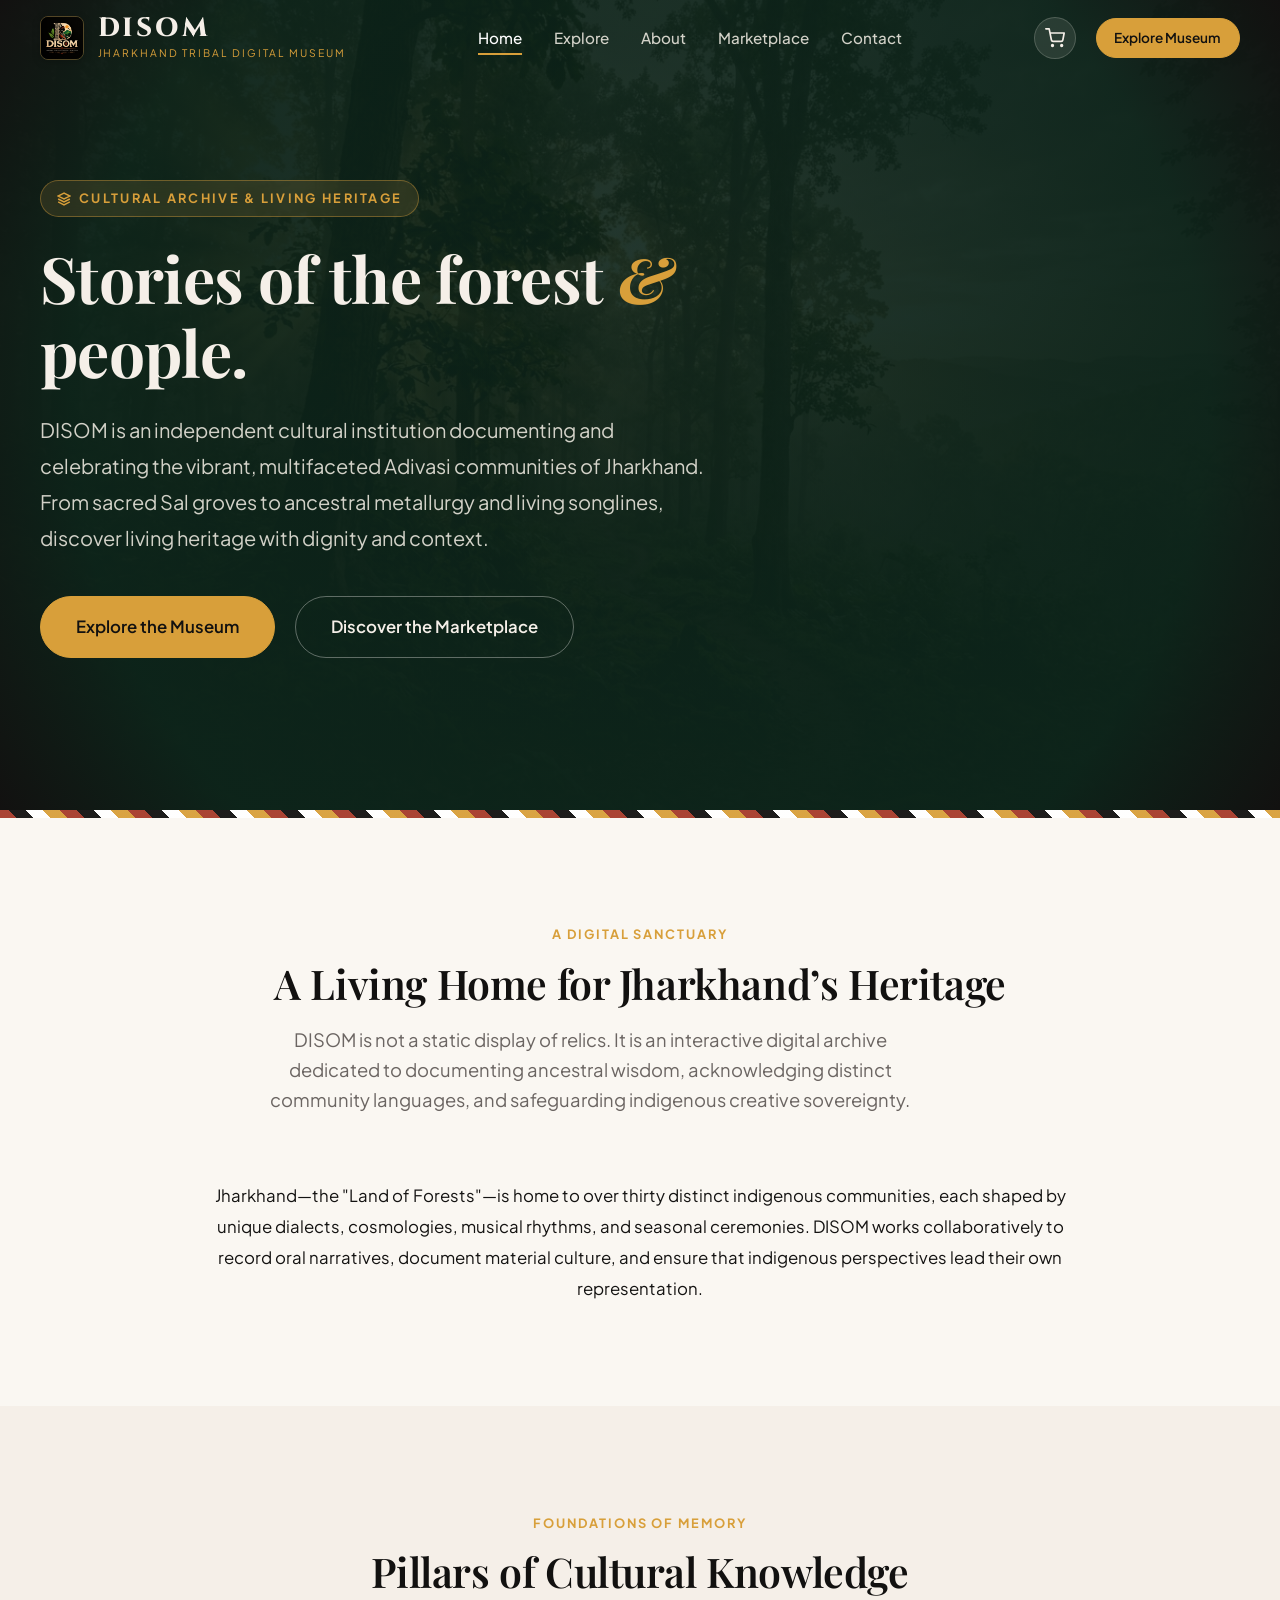
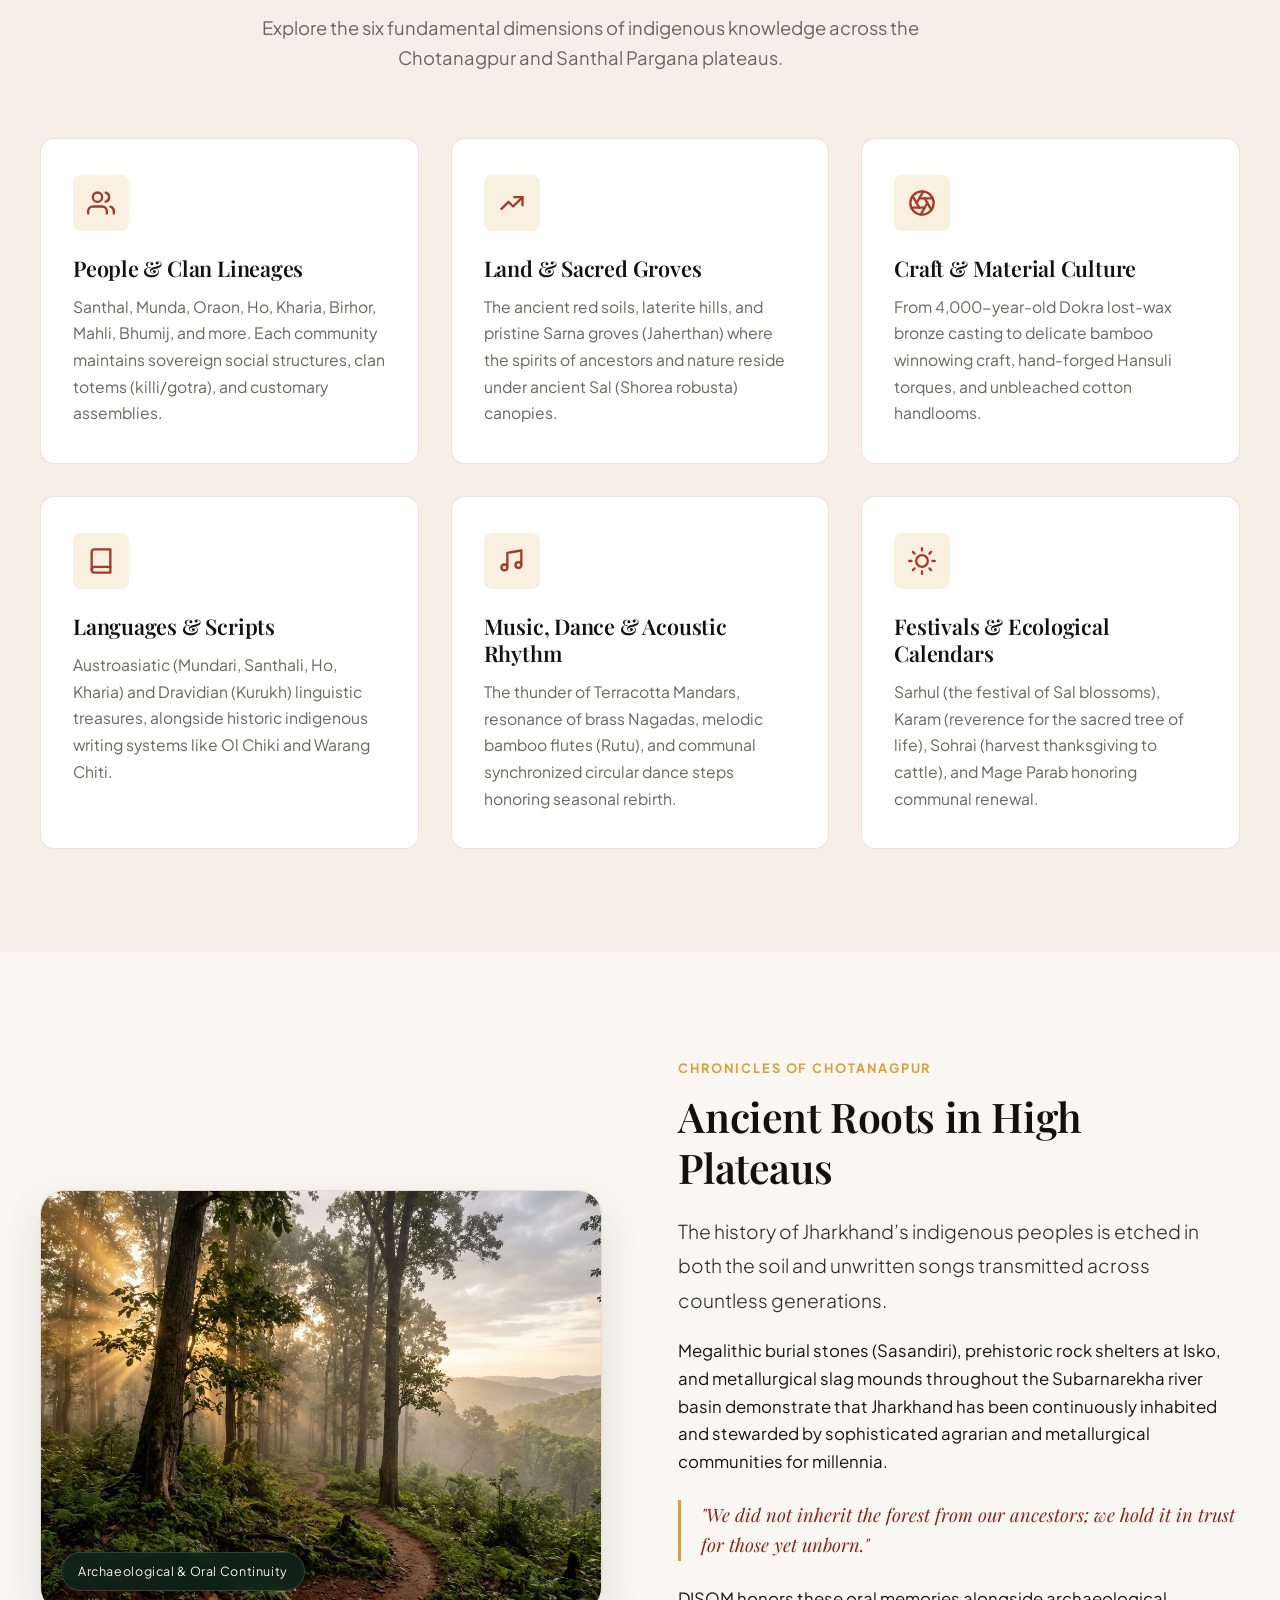
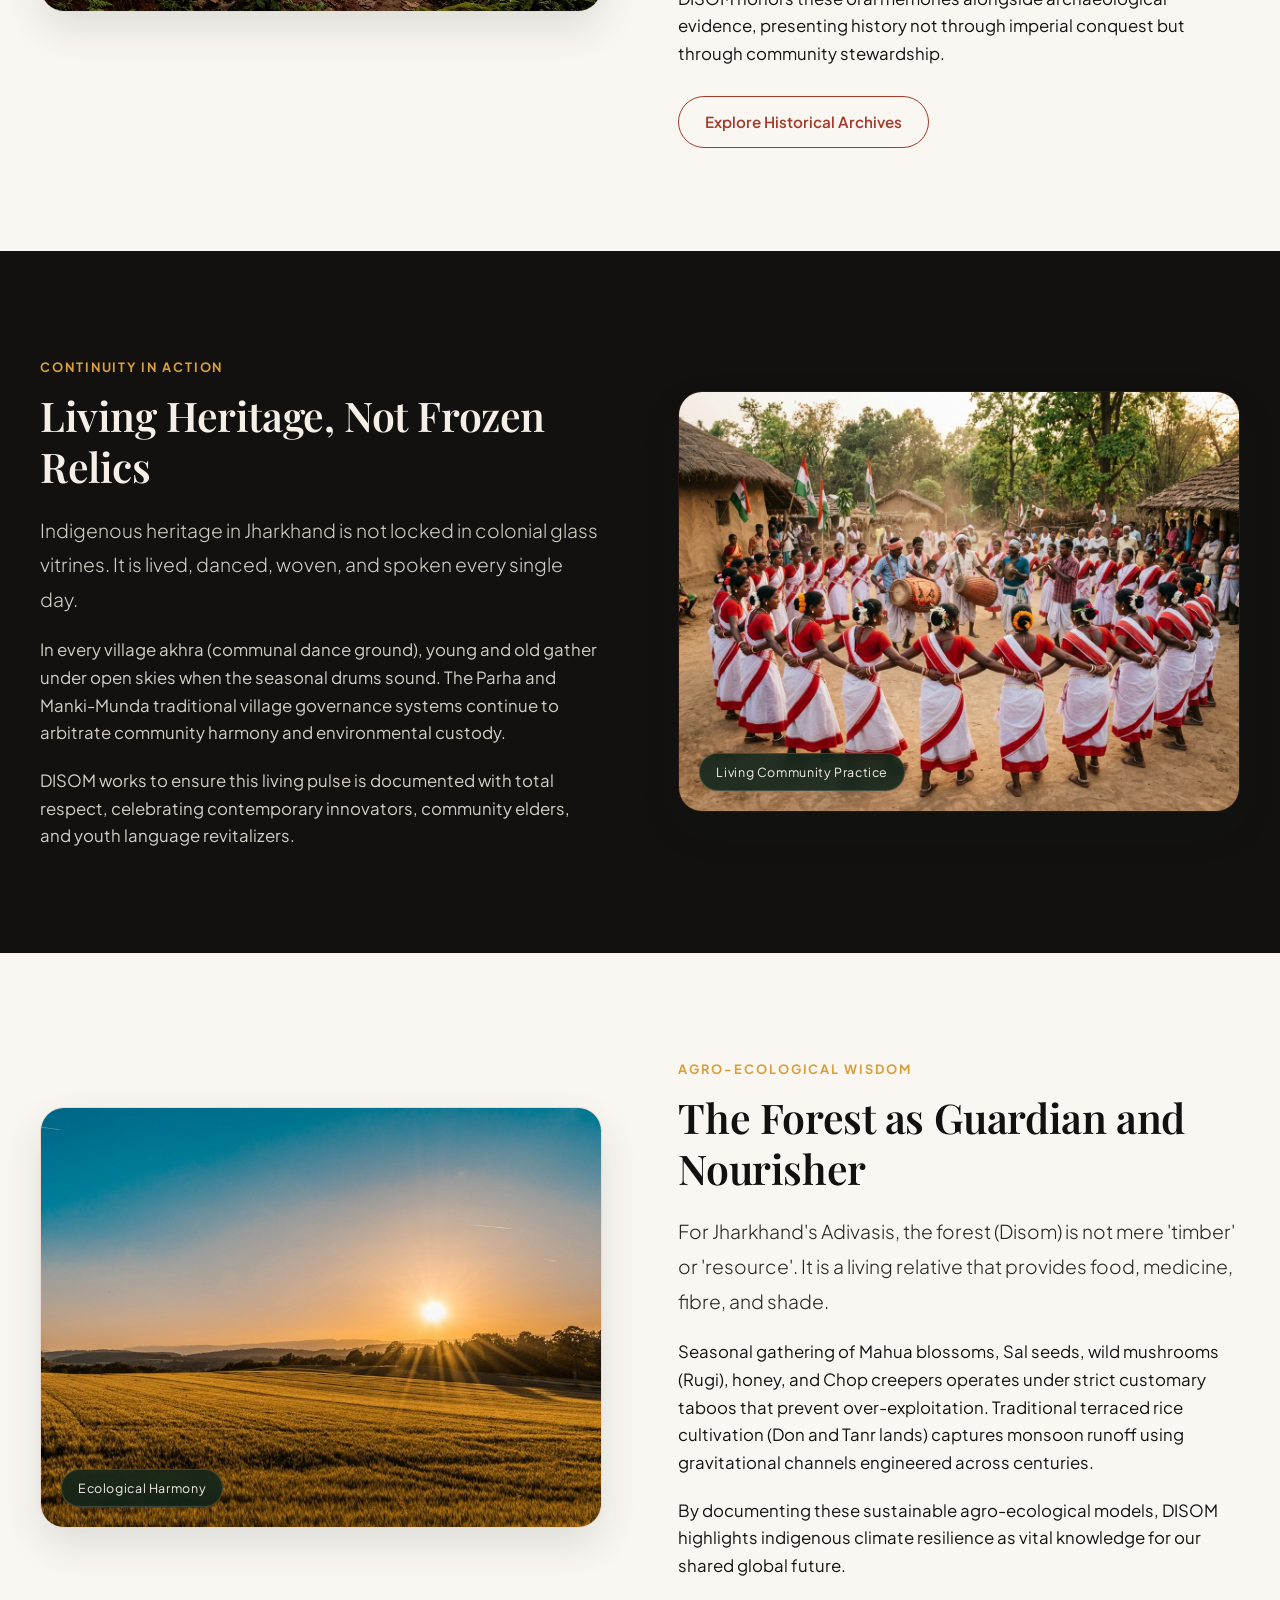
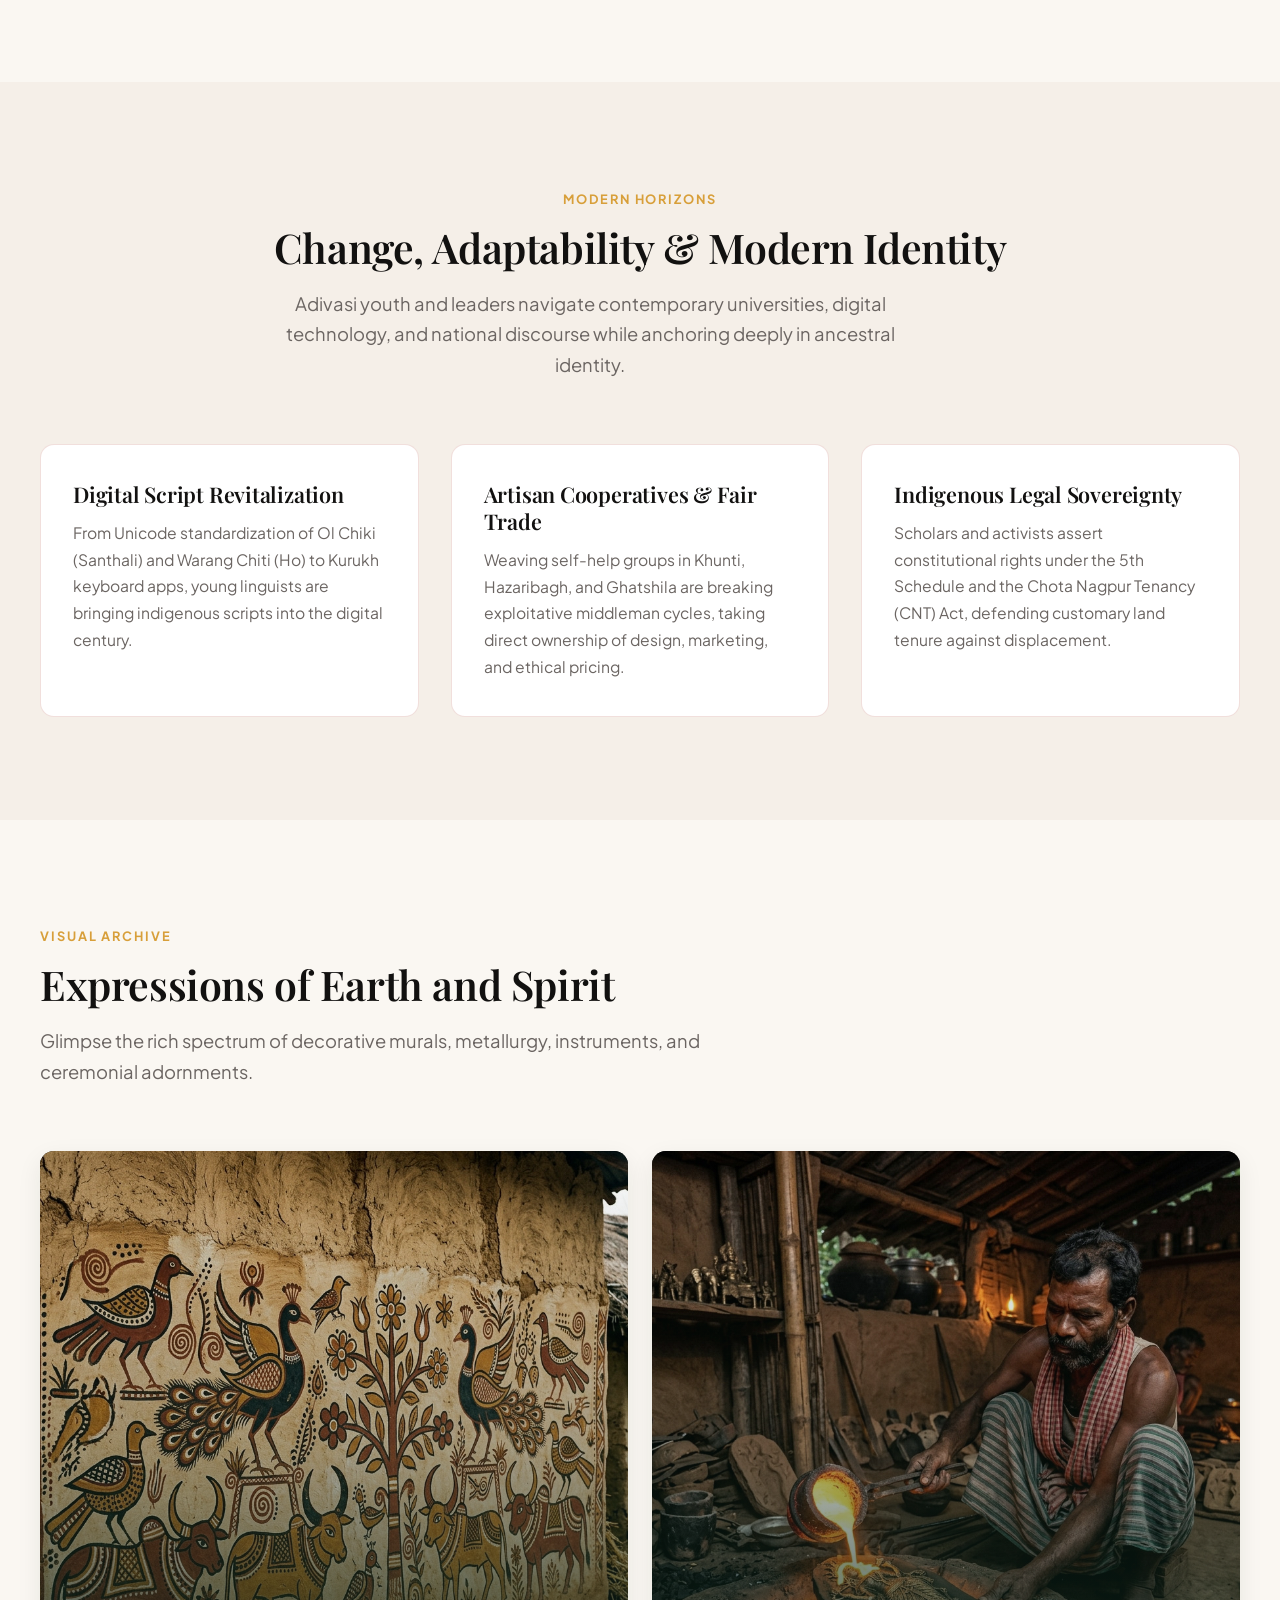
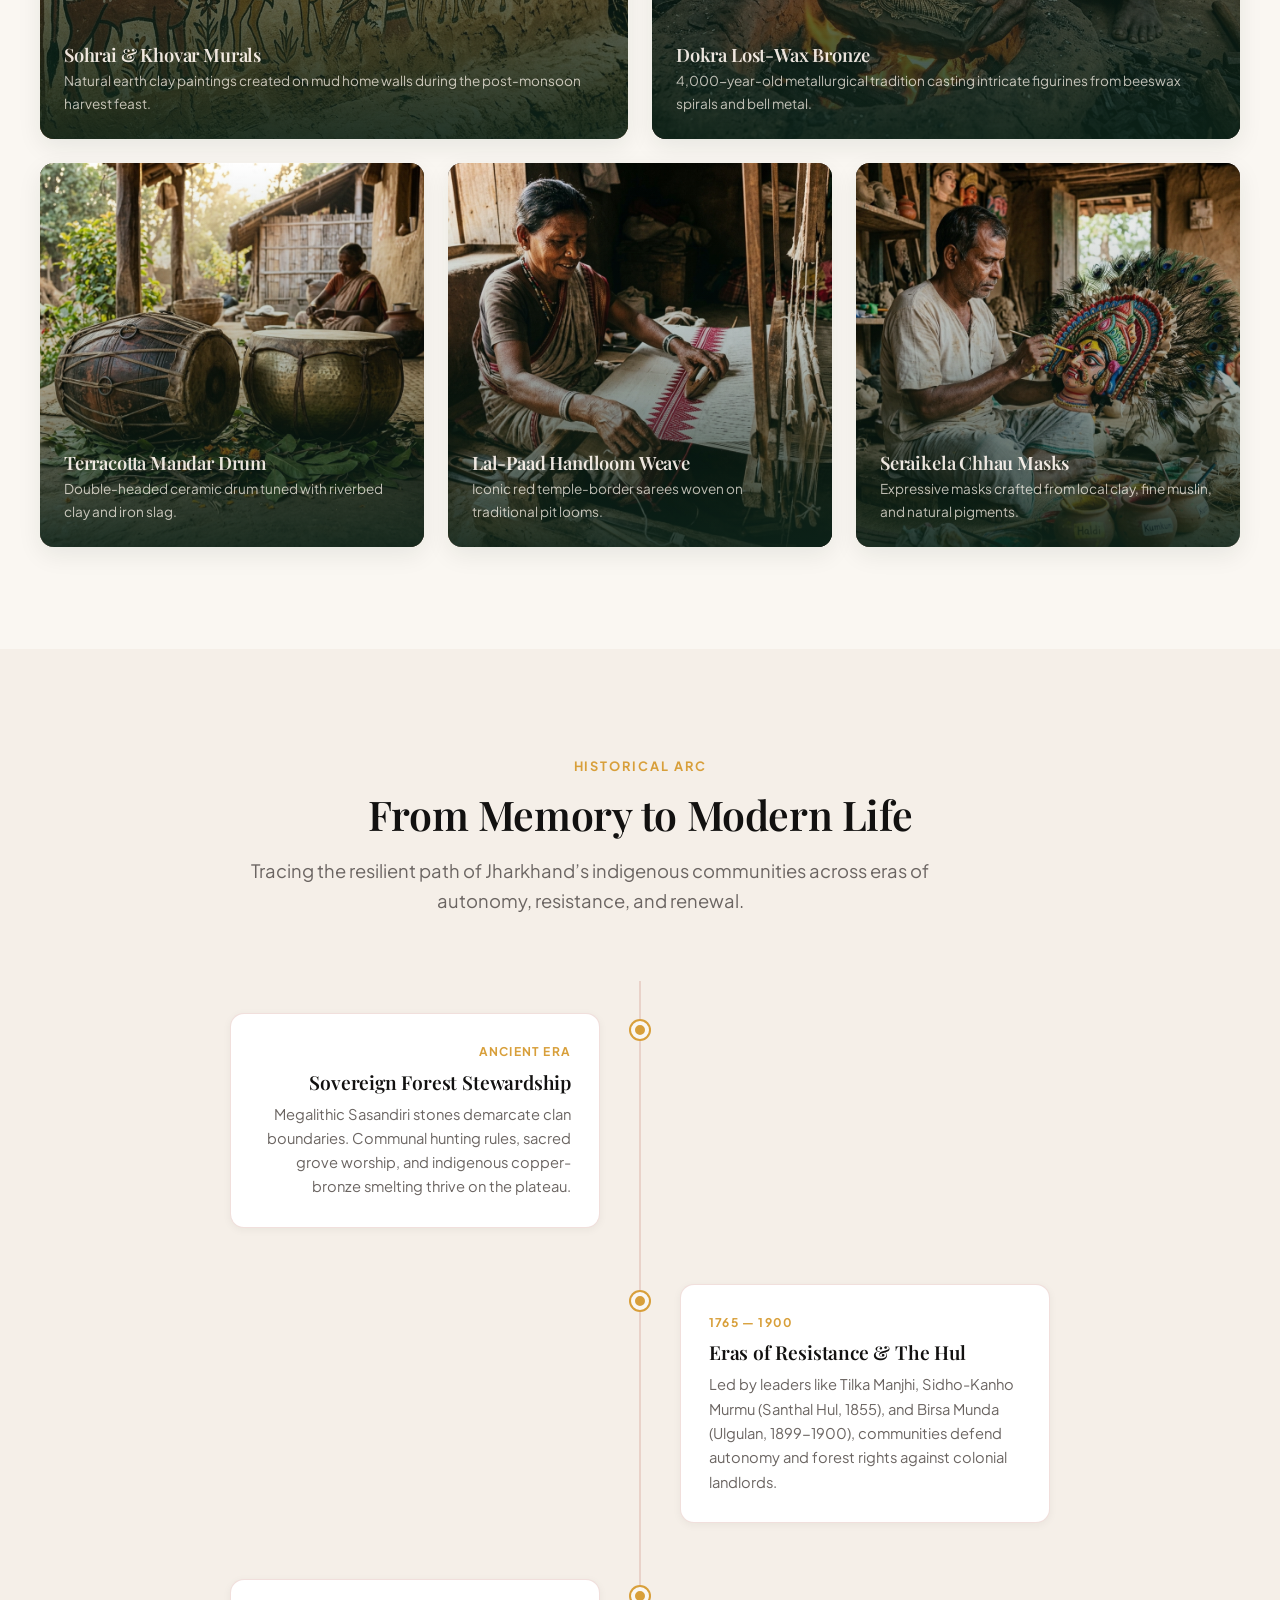
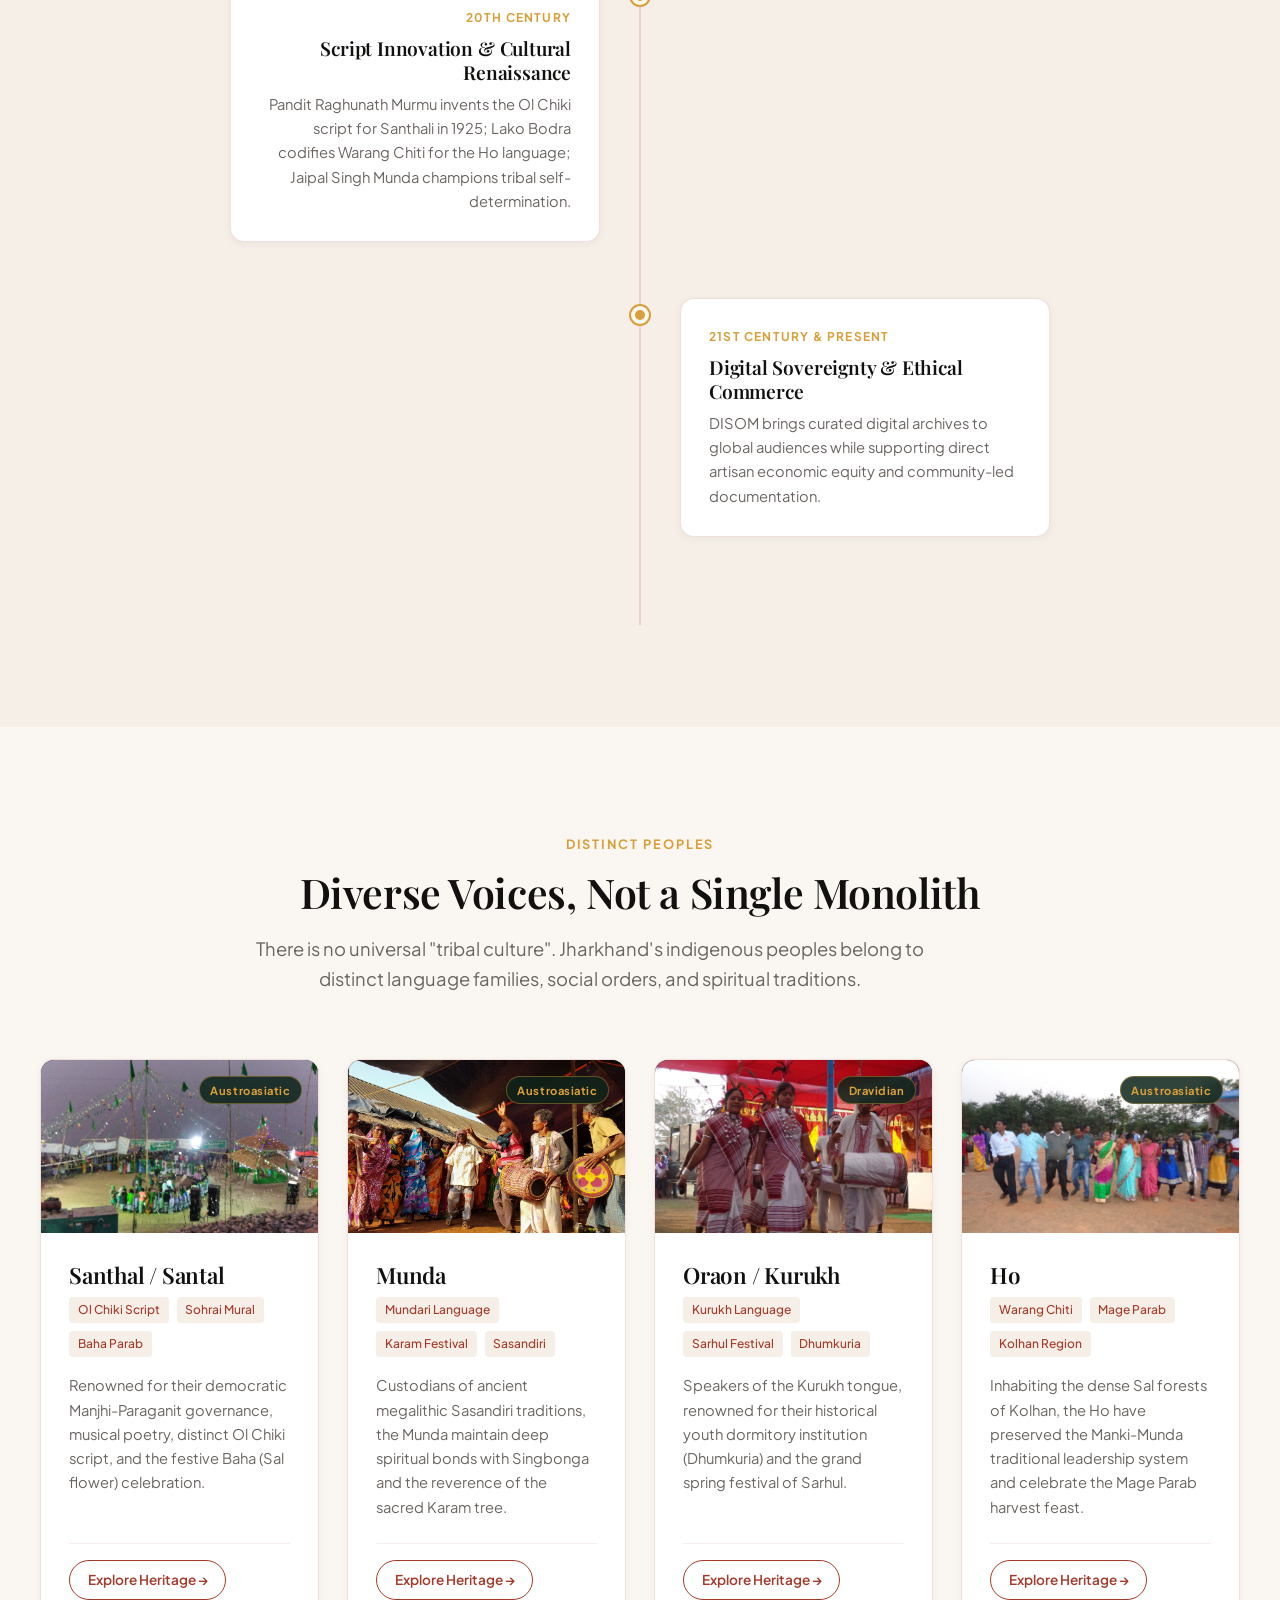
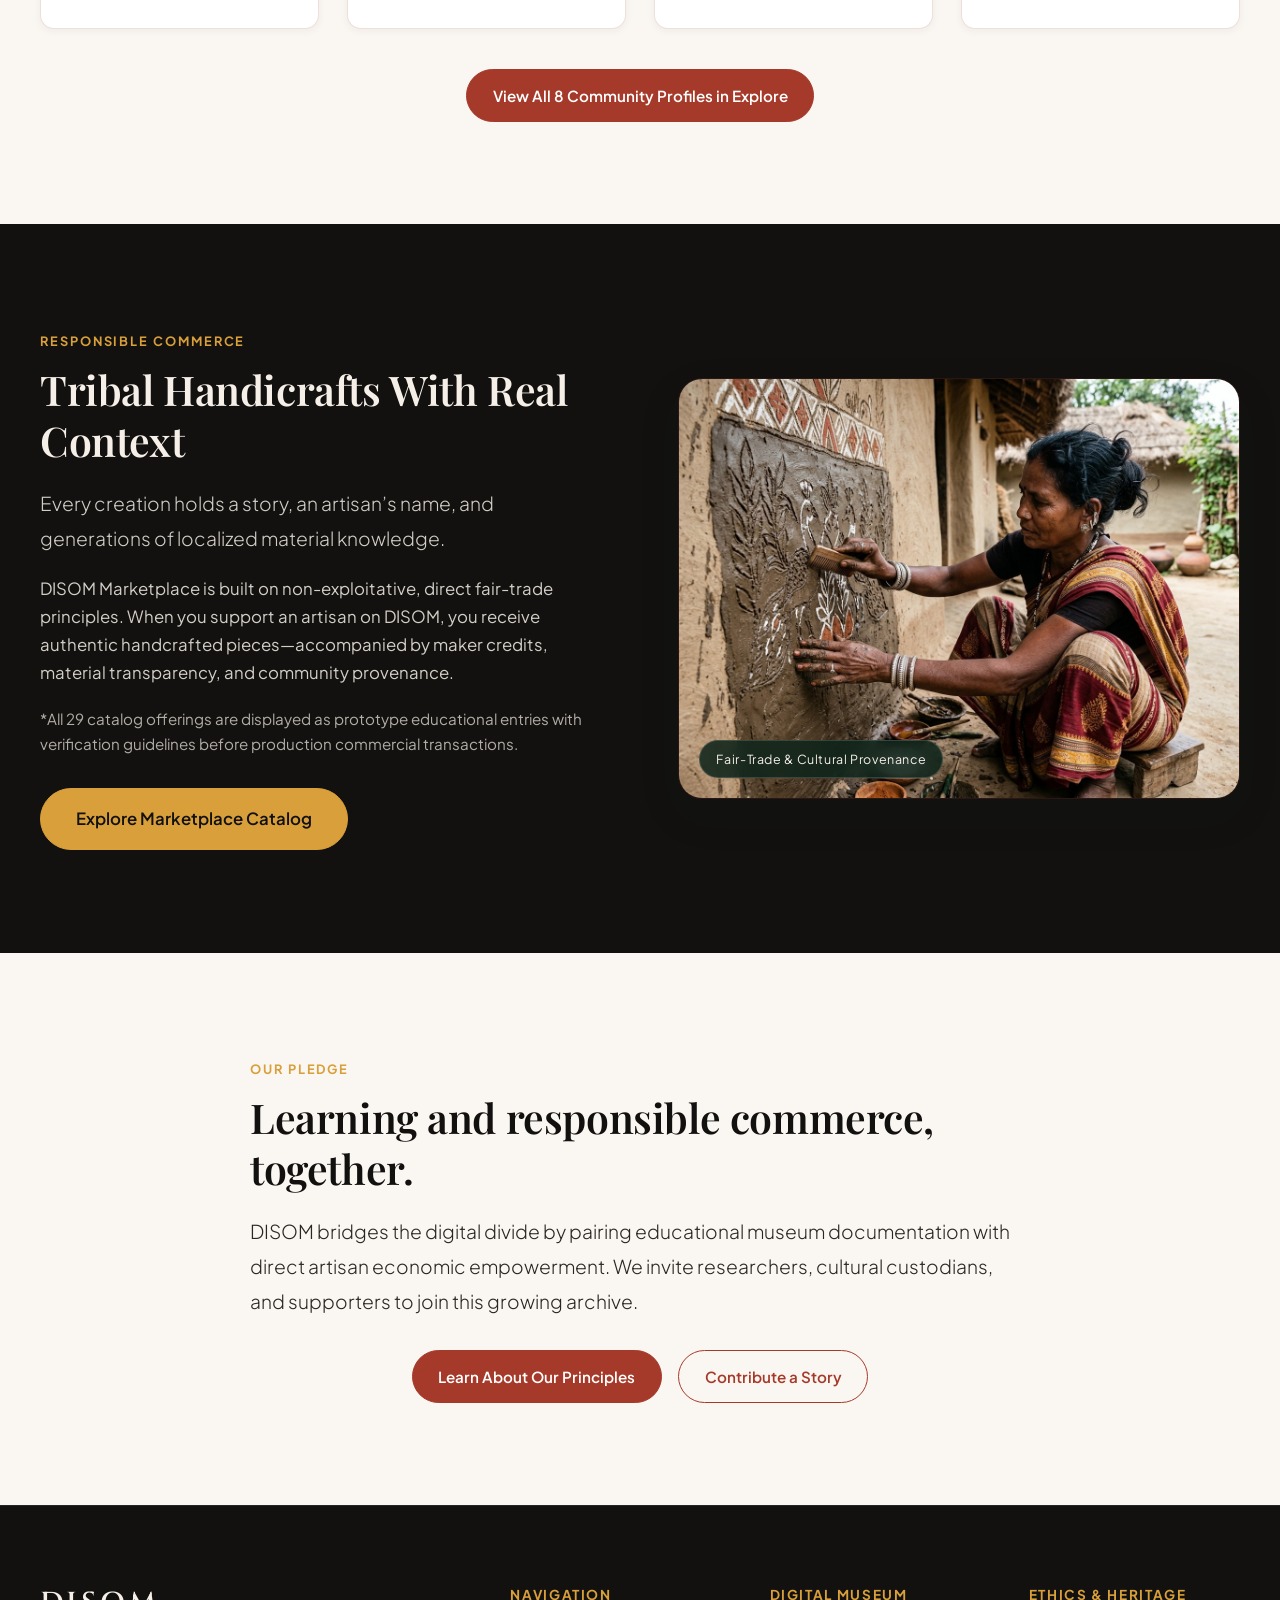
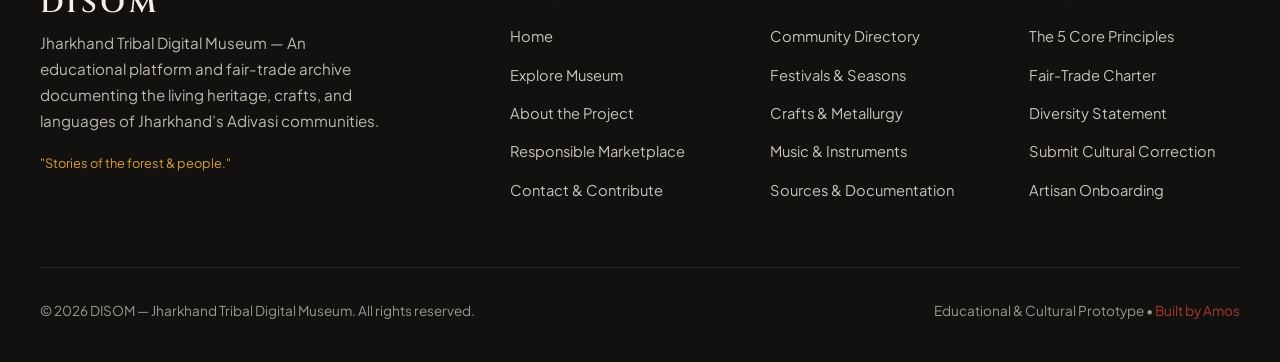
<file: index.html>
<!DOCTYPE html>
<html lang="en">
<head>
  <meta charset="UTF-8">
  <meta name="viewport" content="width=device-width, initial-scale=1.0">
  <title>DISOM — Jharkhand Tribal Digital Museum</title>
  <meta name="description" content="DISOM is a digital museum, cultural archive, and fair-trade platform documenting the living heritage, languages, crafts, and communities of Jharkhand.">
  <link rel="canonical" href="./index.html">

  <!-- Open Graph / Social Sharing Metadata -->
  <meta property="og:type" content="website">
  <meta property="og:title" content="DISOM — Jharkhand Tribal Digital Museum">
  <meta property="og:description" content="Stories of the forest & people. Documenting the living cultural heritage of Jharkhand's Adivasi communities.">
  <meta property="og:image" content="assets/images/hero/hero-forest.jpg">

  <!-- Stylesheet -->
  <link rel="stylesheet" href="assets/css/style.css">
</head>
<body>
  <!-- Accessible Skip Link -->
  <a href="#main-content" class="skip-link">Skip to main content</a>

  <!-- Global Header Navigation -->
  <header class="site-header" id="siteHeader">
    <div class="container nav-container">
      <a href="index.html" class="brand-logo" aria-label="DISOM Home">
        <img src="assets/logo.png" alt="DISOM Emblem" class="brand-logo-img">
        <div class="brand-logo-text">
          <span class="brand-name">DISOM</span>
          <span class="brand-subtitle">Jharkhand Tribal Digital Museum</span>
        </div>
      </a>

      <!-- Desktop Navigation -->
      <nav aria-label="Primary Navigation">
        <ul class="nav-menu">
          <li><a href="index.html" class="nav-link active" aria-current="page">Home</a></li>
          <li><a href="explore.html" class="nav-link">Explore</a></li>
          <li><a href="about.html" class="nav-link">About</a></li>
          <li><a href="marketplace.html" class="nav-link">Marketplace</a></li>
          <li><a href="contact.html" class="nav-link">Contact</a></li>
        </ul>
      </nav>

      <!-- Nav Actions (Cart & CTA) -->
      <div class="nav-actions">
        <button type="button" class="cart-trigger-btn" aria-label="View Shopping Basket" id="headerCartBtn">
          <svg width="20" height="20" viewBox="0 0 24 24" fill="none" stroke="currentColor" stroke-width="2" stroke-linecap="round" stroke-linejoin="round">
            <circle cx="9" cy="21" r="1"></circle>
            <circle cx="20" cy="21" r="1"></circle>
            <path d="M1 1h4l2.68 13.39a2 2 0 0 0 2 1.61h9.72a2 2 0 0 0 2-1.61L23 6H6"></path>
          </svg>
          <span class="cart-badge" style="display: none;">0</span>
        </button>
        <a href="explore.html" class="btn btn-primary btn-sm">Explore Museum</a>

        <!-- Mobile Hamburger Toggle -->
        <button type="button" class="hamburger-btn" aria-label="Toggle navigation menu" aria-expanded="false">
          <span></span>
          <span></span>
          <span></span>
        </button>
      </div>
    </div>
  </header>

  <!-- Mobile Slide-Over Drawer -->
  <div class="mobile-nav-overlay" id="mobileNavOverlay">
    <div class="mobile-nav-drawer" role="dialog" aria-modal="true" aria-label="Mobile Navigation">
      <ul class="mobile-nav-menu">
        <li><a href="index.html" class="mobile-nav-link active">Home</a></li>
        <li><a href="explore.html" class="mobile-nav-link">Explore</a></li>
        <li><a href="about.html" class="mobile-nav-link">About</a></li>
        <li><a href="marketplace.html" class="mobile-nav-link">Marketplace</a></li>
        <li><a href="contact.html" class="mobile-nav-link">Contact</a></li>
      </ul>
      <div class="mobile-nav-footer">
        <a href="explore.html" class="btn btn-primary" style="width: 100%;">Explore Museum</a>
        <button type="button" class="btn btn-secondary cart-trigger-btn" style="width: 100%;">View Basket</button>
      </div>
    </div>
  </div>

  <main id="main-content">
    <!-- SECTION 1: CINEMATIC HERO BANNER -->
    <section class="hero-cinema" aria-label="Hero Banner">
      <div class="hero-bg-container">
        <img src="assets/images/hero/hero-forest.jpg" alt="Atmospheric Sal forest and Chotanagpur plateau in twilight" class="hero-bg-image" onerror="handleImageError(this, 'DISOM Forest Sanctuary')">
        <div class="hero-overlay-gradient"></div>
      </div>

      <div class="container">
        <div class="hero-content">
          <div class="hero-eyebrow">
            <svg width="14" height="14" viewBox="0 0 24 24" fill="none" stroke="currentColor" stroke-width="2.5">
              <path d="M12 2L2 7l10 5 10-5-10-5zM2 17l10 5 10-5M2 12l10 5 10-5"></path>
            </svg>
            Cultural Archive & Living Heritage
          </div>
          <h1 class="hero-title">Stories of the forest <span>&</span> people.</h1>
          <p class="hero-description">
            DISOM is an independent cultural institution documenting and celebrating the vibrant, multifaceted Adivasi communities of Jharkhand. From sacred Sal groves to ancestral metallurgy and living songlines, discover living heritage with dignity and context.
          </p>
          <div class="hero-cta-group">
            <a href="explore.html" class="btn btn-primary btn-lg">Explore the Museum</a>
            <a href="marketplace.html" class="btn btn-secondary btn-lg">Discover the Marketplace</a>
          </div>
        </div>
      </div>
    </section>
    <div class="sohrai-divider" role="presentation" aria-hidden="true"></div>

    <!-- SECTION 2: INTRODUCTION -->
    <section class="section" id="introduction">
      <div class="container">
        <div class="section-header text-center">
          <span class="tagline">A Digital Sanctuary</span>
          <h2 class="section-title">A Living Home for Jharkhand’s Heritage</h2>
          <p class="section-subtitle">
            DISOM is not a static display of relics. It is an interactive digital archive dedicated to documenting ancestral wisdom, acknowledging distinct community languages, and safeguarding indigenous creative sovereignty.
          </p>
        </div>

        <div style="max-width: 900px; margin: 0 auto; line-height: 1.85; font-size: 1.1rem; color: var(--ink-light); text-align: center;">
          <p>
            Jharkhand—the "Land of Forests"—is home to over thirty distinct indigenous communities, each shaped by unique dialects, cosmologies, musical rhythms, and seasonal ceremonies. DISOM works collaboratively to record oral narratives, document material culture, and ensure that indigenous perspectives lead their own representation.
          </p>
        </div>
      </div>
    </section>

    <!-- SECTION 3: HERITAGE OVERVIEW (6 Cards) -->
    <section class="section section-cream" id="heritage-overview">
      <div class="container">
        <div class="section-header text-center">
          <span class="tagline">Foundations of Memory</span>
          <h2 class="section-title">Pillars of Cultural Knowledge</h2>
          <p class="section-subtitle">Explore the six fundamental dimensions of indigenous knowledge across the Chotanagpur and Santhal Pargana plateaus.</p>
        </div>

        <div class="card-grid-3">
          <!-- Card 1: People -->
          <div class="feature-card">
            <div class="feature-card-icon">
              <svg viewBox="0 0 24 24" fill="none" stroke-width="2" stroke-linecap="round" stroke-linejoin="round">
                <path d="M17 21v-2a4 4 0 0 0-4-4H5a4 4 0 0 0-4 4v2"></path>
                <circle cx="9" cy="7" r="4"></circle>
                <path d="M23 21v-2a4 4 0 0 0-3-3.87"></path>
                <path d="M16 3.13a4 4 0 0 1 0 7.75"></path>
              </svg>
            </div>
            <h3>People & Clan Lineages</h3>
            <p>Santhal, Munda, Oraon, Ho, Kharia, Birhor, Mahli, Bhumij, and more. Each community maintains sovereign social structures, clan totems (killi/gotra), and customary assemblies.</p>
          </div>

          <!-- Card 2: Land -->
          <div class="feature-card">
            <div class="feature-card-icon">
              <svg viewBox="0 0 24 24" fill="none" stroke-width="2" stroke-linecap="round" stroke-linejoin="round">
                <path d="M3 17l6-6 4 4 8-8"></path>
                <path d="M14 7h7v7"></path>
              </svg>
            </div>
            <h3>Land & Sacred Groves</h3>
            <p>The ancient red soils, laterite hills, and pristine Sarna groves (Jaherthan) where the spirits of ancestors and nature reside under ancient Sal (Shorea robusta) canopies.</p>
          </div>

          <!-- Card 3: Craft -->
          <div class="feature-card">
            <div class="feature-card-icon">
              <svg viewBox="0 0 24 24" fill="none" stroke-width="2" stroke-linecap="round" stroke-linejoin="round">
                <circle cx="12" cy="12" r="10"></circle>
                <line x1="14.31" y1="8" x2="20.05" y2="17.94"></line>
                <line x1="9.69" y1="8" x2="21.17" y2="8"></line>
                <line x1="7.38" y1="12" x2="13.12" y2="2.06"></line>
                <line x1="9.69" y1="16" x2="3.95" y2="6.06"></line>
                <line x1="14.31" y1="16" x2="2.83" y2="16"></line>
                <line x1="16.62" y1="12" x2="10.88" y2="21.94"></line>
              </svg>
            </div>
            <h3>Craft & Material Culture</h3>
            <p>From 4,000-year-old Dokra lost-wax bronze casting to delicate bamboo winnowing craft, hand-forged Hansuli torques, and unbleached cotton handlooms.</p>
          </div>

          <!-- Card 4: Language -->
          <div class="feature-card">
            <div class="feature-card-icon">
              <svg viewBox="0 0 24 24" fill="none" stroke-width="2" stroke-linecap="round" stroke-linejoin="round">
                <path d="M4 19.5A2.5 2.5 0 0 1 6.5 17H20"></path>
                <path d="M6.5 2H20v20H6.5A2.5 2.5 0 0 1 4 19.5v-15A2.5 2.5 0 0 1 6.5 2z"></path>
              </svg>
            </div>
            <h3>Languages & Scripts</h3>
            <p>Austroasiatic (Mundari, Santhali, Ho, Kharia) and Dravidian (Kurukh) linguistic treasures, alongside historic indigenous writing systems like Ol Chiki and Warang Chiti.</p>
          </div>

          <!-- Card 5: Music -->
          <div class="feature-card">
            <div class="feature-card-icon">
              <svg viewBox="0 0 24 24" fill="none" stroke-width="2" stroke-linecap="round" stroke-linejoin="round">
                <circle cx="5.5" cy="17.5" r="2.5"></circle>
                <circle cx="17.5" cy="15.5" r="2.5"></circle>
                <path d="M8 17V5l12-2v12"></path>
              </svg>
            </div>
            <h3>Music, Dance & Acoustic Rhythm</h3>
            <p>The thunder of Terracotta Mandars, resonance of brass Nagadas, melodic bamboo flutes (Rutu), and communal synchronized circular dance steps honoring seasonal rebirth.</p>
          </div>

          <!-- Card 6: Festivals -->
          <div class="feature-card">
            <div class="feature-card-icon">
              <svg viewBox="0 0 24 24" fill="none" stroke-width="2" stroke-linecap="round" stroke-linejoin="round">
                <circle cx="12" cy="12" r="5"></circle>
                <line x1="12" y1="1" x2="12" y2="3"></line>
                <line x1="12" y1="21" x2="12" y2="23"></line>
                <line x1="4.22" y1="4.22" x2="5.64" y2="5.64"></line>
                <line x1="18.36" y1="18.36" x2="19.78" y2="19.78"></line>
                <line x1="1" y1="12" x2="3" y2="12"></line>
                <line x1="21" y1="12" x2="23" y2="12"></line>
                <line x1="4.22" y1="19.78" x2="5.64" y2="18.36"></line>
                <line x1="18.36" y1="5.64" x2="19.78" y2="4.22"></line>
              </svg>
            </div>
            <h3>Festivals & Ecological Calendars</h3>
            <p>Sarhul (the festival of Sal blossoms), Karam (reverence for the sacred tree of life), Sohrai (harvest thanksgiving to cattle), and Mage Parab honoring communal renewal.</p>
          </div>
        </div>
      </div>
    </section>

    <!-- SECTION 4: ORIGINS & HISTORY (Editorial Split) -->
    <section class="section" id="origins-history">
      <div class="container">
        <div class="editorial-split">
          <div class="editorial-media">
            <img src="assets/images/culture/sal-forest.jpg" alt="Ancient sacred grove in Jharkhand plateau" onerror="handleImageError(this, 'Sacred Sarna Grove')">
            <div class="editorial-media-badge">Archaeological & Oral Continuity</div>
          </div>
          <div class="editorial-body">
            <span class="tagline">Chronicles of Chotanagpur</span>
            <h2>Ancient Roots in High Plateaus</h2>
            <p class="lead">
              The history of Jharkhand’s indigenous peoples is etched in both the soil and unwritten songs transmitted across countless generations.
            </p>
            <p>
              Megalithic burial stones (Sasandiri), prehistoric rock shelters at Isko, and metallurgical slag mounds throughout the Subarnarekha river basin demonstrate that Jharkhand has been continuously inhabited and stewarded by sophisticated agrarian and metallurgical communities for millennia.
            </p>
            <blockquote class="editorial-quote">
              "We did not inherit the forest from our ancestors; we hold it in trust for those yet unborn."
            </blockquote>
            <p>
              DISOM honors these oral memories alongside archaeological evidence, presenting history not through imperial conquest but through community stewardship.
            </p>
            <div style="margin-top: 1.75rem;">
              <a href="explore.html" class="btn btn-outline">Explore Historical Archives</a>
            </div>
          </div>
        </div>
      </div>
    </section>

    <!-- SECTION 5: LIVING & COMMUNITY -->
    <section class="section section-dark" id="living-community">
      <div class="container">
        <div class="editorial-split reversed">
          <div class="editorial-media">
            <img src="assets/images/culture/sarhul-festival.jpg" alt="Community dance during Sarhul festival" onerror="handleImageError(this, 'Living Community Festivals')">
            <div class="editorial-media-badge">Living Community Practice</div>
          </div>
          <div class="editorial-body">
            <span class="tagline">Continuity in Action</span>
            <h2>Living Heritage, Not Frozen Relics</h2>
            <p class="lead">
              Indigenous heritage in Jharkhand is not locked in colonial glass vitrines. It is lived, danced, woven, and spoken every single day.
            </p>
            <p>
              In every village akhra (communal dance ground), young and old gather under open skies when the seasonal drums sound. The Parha and Manki-Munda traditional village governance systems continue to arbitrate community harmony and environmental custody.
            </p>
            <p>
              DISOM works to ensure this living pulse is documented with total respect, celebrating contemporary innovators, community elders, and youth language revitalizers.
            </p>
          </div>
        </div>
      </div>
    </section>

    <!-- SECTION 6: FARMING & FOREST -->
    <section class="section" id="farming-forest">
      <div class="container">
        <div class="editorial-split">
          <div class="editorial-media">
            <img src="assets/images/culture/forest-farming.jpg" alt="Traditional terrace agriculture and forest harvesting" onerror="handleImageError(this, 'Forest Livelihoods')">
            <div class="editorial-media-badge">Ecological Harmony</div>
          </div>
          <div class="editorial-body">
            <span class="tagline">Agro-Ecological Wisdom</span>
            <h2>The Forest as Guardian and Nourisher</h2>
            <p class="lead">
              For Jharkhand's Adivasis, the forest (Disom) is not mere 'timber' or 'resource'. It is a living relative that provides food, medicine, fibre, and shade.
            </p>
            <p>
              Seasonal gathering of Mahua blossoms, Sal seeds, wild mushrooms (Rugi), honey, and Chop creepers operates under strict customary taboos that prevent over-exploitation. Traditional terraced rice cultivation (Don and Tanr lands) captures monsoon runoff using gravitational channels engineered across centuries.
            </p>
            <p>
              By documenting these sustainable agro-ecological models, DISOM highlights indigenous climate resilience as vital knowledge for our shared global future.
            </p>
          </div>
        </div>
      </div>
    </section>

    <!-- SECTION 7: CHANGE & PRESENT -->
    <section class="section section-cream" id="change-present">
      <div class="container">
        <div class="section-header text-center">
          <span class="tagline">Modern Horizons</span>
          <h2 class="section-title">Change, Adaptability & Modern Identity</h2>
          <p class="section-subtitle">Adivasi youth and leaders navigate contemporary universities, digital technology, and national discourse while anchoring deeply in ancestral identity.</p>
        </div>

        <div class="card-grid-3">
          <div class="feature-card">
            <h3>Digital Script Revitalization</h3>
            <p>From Unicode standardization of Ol Chiki (Santhali) and Warang Chiti (Ho) to Kurukh keyboard apps, young linguists are bringing indigenous scripts into the digital century.</p>
          </div>
          <div class="feature-card">
            <h3>Artisan Cooperatives & Fair Trade</h3>
            <p>Weaving self-help groups in Khunti, Hazaribagh, and Ghatshila are breaking exploitative middleman cycles, taking direct ownership of design, marketing, and ethical pricing.</p>
          </div>
          <div class="feature-card">
            <h3>Indigenous Legal Sovereignty</h3>
            <p>Scholars and activists assert constitutional rights under the 5th Schedule and the Chota Nagpur Tenancy (CNT) Act, defending customary land tenure against displacement.</p>
          </div>
        </div>
      </div>
    </section>

    <!-- SECTION 8: CULTURE GALLERY (Editorial Grid) -->
    <section class="section" id="culture-gallery">
      <div class="container">
        <div class="section-header">
          <span class="tagline">Visual Archive</span>
          <h2 class="section-title">Expressions of Earth and Spirit</h2>
          <p class="section-subtitle">Glimpse the rich spectrum of decorative murals, metallurgy, instruments, and ceremonial adornments.</p>
        </div>

        <div class="gallery-grid">
          <!-- Item 1: Sohrai (Col 6) -->
          <div class="gallery-item col-span-6">
            <img src="assets/images/culture/sohrai-art.jpg" alt="Sohrai wall painting with natural earth pigments" onerror="handleImageError(this, 'Sohrai Folk Art')">
            <div class="gallery-caption">
              <h4>Sohrai & Khovar Murals</h4>
              <p>Natural earth clay paintings created on mud home walls during the post-monsoon harvest feast.</p>
            </div>
          </div>

          <!-- Item 2: Dokra (Col 6) -->
          <div class="gallery-item col-span-6">
            <img src="assets/images/culture/dokra-craft.jpg" alt="Dokra lost-wax bell metal bronze casting" onerror="handleImageError(this, 'Dokra Metallurgy')">
            <div class="gallery-caption">
              <h4>Dokra Lost-Wax Bronze</h4>
              <p>4,000-year-old metallurgical tradition casting intricate figurines from beeswax spirals and bell metal.</p>
            </div>
          </div>

          <!-- Item 3: Mandar (Col 4) -->
          <div class="gallery-item col-span-4">
            <img src="assets/images/culture/mandar-drum.jpg" alt="Handmade terracotta Mandar drum" onerror="handleImageError(this, 'Terracotta Mandar')">
            <div class="gallery-caption">
              <h4>Terracotta Mandar Drum</h4>
              <p>Double-headed ceramic drum tuned with riverbed clay and iron slag.</p>
            </div>
          </div>

          <!-- Item 4: Lal-Paad (Col 4) -->
          <div class="gallery-item col-span-4">
            <img src="assets/images/culture/lal-paad-weave.jpg" alt="Handwoven Lal-Paad cotton saree" onerror="handleImageError(this, 'Lal-Paad Textile')">
            <div class="gallery-caption">
              <h4>Lal-Paad Handloom Weave</h4>
              <p>Iconic red temple-border sarees woven on traditional pit looms.</p>
            </div>
          </div>

          <!-- Item 5: Chhau (Col 4) -->
          <div class="gallery-item col-span-4">
            <img src="assets/images/culture/chhau-mask.jpg" alt="Seraikela Chhau dance mask" onerror="handleImageError(this, 'Chhau Mask')">
            <div class="gallery-caption">
              <h4>Seraikela Chhau Masks</h4>
              <p>Expressive masks crafted from local clay, fine muslin, and natural pigments.</p>
            </div>
          </div>
        </div>
      </div>
    </section>

    <!-- SECTION 9: JOURNEY TIMELINE -->
    <section class="section section-cream" id="journey-timeline">
      <div class="container">
        <div class="section-header text-center">
          <span class="tagline">Historical Arc</span>
          <h2 class="section-title">From Memory to Modern Life</h2>
          <p class="section-subtitle">Tracing the resilient path of Jharkhand’s indigenous communities across eras of autonomy, resistance, and renewal.</p>
        </div>

        <div class="timeline-track">
          <!-- Step 1 -->
          <div class="timeline-step left">
            <div class="timeline-marker"></div>
            <div class="timeline-card">
              <span class="timeline-era">Ancient Era</span>
              <h4>Sovereign Forest Stewardship</h4>
              <p>Megalithic Sasandiri stones demarcate clan boundaries. Communal hunting rules, sacred grove worship, and indigenous copper-bronze smelting thrive on the plateau.</p>
            </div>
          </div>

          <!-- Step 2 -->
          <div class="timeline-step right">
            <div class="timeline-marker"></div>
            <div class="timeline-card">
              <span class="timeline-era">1765 — 1900</span>
              <h4>Eras of Resistance & The Hul</h4>
              <p>Led by leaders like Tilka Manjhi, Sidho-Kanho Murmu (Santhal Hul, 1855), and Birsa Munda (Ulgulan, 1899-1900), communities defend autonomy and forest rights against colonial landlords.</p>
            </div>
          </div>

          <!-- Step 3 -->
          <div class="timeline-step left">
            <div class="timeline-marker"></div>
            <div class="timeline-card">
              <span class="timeline-era">20th Century</span>
              <h4>Script Innovation & Cultural Renaissance</h4>
              <p>Pandit Raghunath Murmu invents the Ol Chiki script for Santhali in 1925; Lako Bodra codifies Warang Chiti for the Ho language; Jaipal Singh Munda champions tribal self-determination.</p>
            </div>
          </div>

          <!-- Step 4 -->
          <div class="timeline-step right">
            <div class="timeline-marker"></div>
            <div class="timeline-card">
              <span class="timeline-era">21st Century & Present</span>
              <h4>Digital Sovereignty & Ethical Commerce</h4>
              <p>DISOM brings curated digital archives to global audiences while supporting direct artisan economic equity and community-led documentation.</p>
            </div>
          </div>
        </div>
      </div>
    </section>

    <!-- SECTION 10: COMMUNITY CARDS (Santhal, Munda, Oraon, Ho) -->
    <section class="section" id="featured-communities">
      <div class="container">
        <div class="section-header text-center">
          <span class="tagline">Distinct Peoples</span>
          <h2 class="section-title">Diverse Voices, Not a Single Monolith</h2>
          <p class="section-subtitle">
            There is no universal "tribal culture". Jharkhand's indigenous peoples belong to distinct language families, social orders, and spiritual traditions.
          </p>
        </div>

        <div class="card-grid-4">
          <!-- Santhal -->
          <div class="community-card">
            <div class="community-card-media">
              <img src="assets/images/communities/santhal.jpg" alt="Santhal community cultural portrait" onerror="handleImageError(this, 'Santhal Heritage')">
              <span class="community-card-badge">Austroasiatic</span>
            </div>
            <div class="community-card-content">
              <h3 class="community-card-title">Santhal / Santal</h3>
              <div class="community-meta">
                <span class="community-meta-tag">Ol Chiki Script</span>
                <span class="community-meta-tag">Sohrai Mural</span>
                <span class="community-meta-tag">Baha Parab</span>
              </div>
              <p class="community-card-text">
                Renowned for their democratic Manjhi-Paraganit governance, musical poetry, distinct Ol Chiki script, and the festive Baha (Sal flower) celebration.
              </p>
              <div class="community-card-footer">
                <a href="explore.html" class="btn btn-outline btn-sm">Explore Heritage &rarr;</a>
              </div>
            </div>
          </div>

          <!-- Munda -->
          <div class="community-card">
            <div class="community-card-media">
              <img src="assets/images/communities/munda.jpg" alt="Munda community cultural portrait" onerror="handleImageError(this, 'Munda Heritage')">
              <span class="community-card-badge">Austroasiatic</span>
            </div>
            <div class="community-card-content">
              <h3 class="community-card-title">Munda</h3>
              <div class="community-meta">
                <span class="community-meta-tag">Mundari Language</span>
                <span class="community-meta-tag">Karam Festival</span>
                <span class="community-meta-tag">Sasandiri</span>
              </div>
              <p class="community-card-text">
                Custodians of ancient megalithic Sasandiri traditions, the Munda maintain deep spiritual bonds with Singbonga and the reverence of the sacred Karam tree.
              </p>
              <div class="community-card-footer">
                <a href="explore.html" class="btn btn-outline btn-sm">Explore Heritage &rarr;</a>
              </div>
            </div>
          </div>

          <!-- Oraon -->
          <div class="community-card">
            <div class="community-card-media">
              <img src="assets/images/communities/oraon.jpg" alt="Oraon community cultural portrait" onerror="handleImageError(this, 'Oraon Heritage')">
              <span class="community-card-badge">Dravidian</span>
            </div>
            <div class="community-card-content">
              <h3 class="community-card-title">Oraon / Kurukh</h3>
              <div class="community-meta">
                <span class="community-meta-tag">Kurukh Language</span>
                <span class="community-meta-tag">Sarhul Festival</span>
                <span class="community-meta-tag">Dhumkuria</span>
              </div>
              <p class="community-card-text">
                Speakers of the Kurukh tongue, renowned for their historical youth dormitory institution (Dhumkuria) and the grand spring festival of Sarhul.
              </p>
              <div class="community-card-footer">
                <a href="explore.html" class="btn btn-outline btn-sm">Explore Heritage &rarr;</a>
              </div>
            </div>
          </div>

          <!-- Ho -->
          <div class="community-card">
            <div class="community-card-media">
              <img src="assets/images/communities/ho.jpg" alt="Ho community cultural portrait" onerror="handleImageError(this, 'Ho Heritage')">
              <span class="community-card-badge">Austroasiatic</span>
            </div>
            <div class="community-card-content">
              <h3 class="community-card-title">Ho</h3>
              <div class="community-meta">
                <span class="community-meta-tag">Warang Chiti</span>
                <span class="community-meta-tag">Mage Parab</span>
                <span class="community-meta-tag">Kolhan Region</span>
              </div>
              <p class="community-card-text">
                Inhabiting the dense Sal forests of Kolhan, the Ho have preserved the Manki-Munda traditional leadership system and celebrate the Mage Parab harvest feast.
              </p>
              <div class="community-card-footer">
                <a href="explore.html" class="btn btn-outline btn-sm">Explore Heritage &rarr;</a>
              </div>
            </div>
          </div>
        </div>

        <div style="text-align: center; margin-top: 2.5rem;">
          <a href="explore.html" class="btn btn-forest">View All 8 Community Profiles in Explore</a>
        </div>
      </div>
    </section>

    <!-- SECTION 11: MARKETPLACE INTRODUCTION -->
    <section class="section section-dark" id="marketplace-bridge">
      <div class="container">
        <div class="editorial-split">
          <div class="editorial-body">
            <span class="tagline">Responsible Commerce</span>
            <h2>Tribal Handicrafts With Real Context</h2>
            <p class="lead">
              Every creation holds a story, an artisan’s name, and generations of localized material knowledge.
            </p>
            <p>
              DISOM Marketplace is built on non-exploitative, direct fair-trade principles. When you support an artisan on DISOM, you receive authentic handcrafted pieces—accompanied by maker credits, material transparency, and community provenance.
            </p>
            <p style="font-size: 0.95rem; color: rgba(245, 240, 230, 0.7); margin-bottom: 2rem;">
              *All 29 catalog offerings are displayed as prototype educational entries with verification guidelines before production commercial transactions.
            </p>
            <a href="marketplace.html" class="btn btn-primary btn-lg">Explore Marketplace Catalog</a>
          </div>
          <div class="editorial-media">
            <img src="assets/images/hero/marketplace-hero.jpg" alt="Authentic Jharkhand tribal artisan creating traditional mud wall art and handicrafts" onerror="handleImageError(this, 'Tribal Artisan Handicrafts')">
            <div class="editorial-media-badge">Fair-Trade & Cultural Provenance</div>
          </div>
        </div>
      </div>
    </section>

    <!-- SECTION 12: CLOSING REFLECTION -->
    <section class="section" id="closing-reflection">
      <div class="container text-center">
        <div style="max-width: 780px; margin: 0 auto;">
          <span class="tagline">Our Pledge</span>
          <h2 style="margin-bottom: 1.25rem;">Learning and responsible commerce, together.</h2>
          <p class="lead" style="margin-bottom: 2rem;">
            DISOM bridges the digital divide by pairing educational museum documentation with direct artisan economic empowerment. We invite researchers, cultural custodians, and supporters to join this growing archive.
          </p>
          <div style="display: flex; justify-content: center; gap: 1rem; flex-wrap: wrap;">
            <a href="about.html" class="btn btn-forest">Learn About Our Principles</a>
            <a href="contact.html" class="btn btn-outline">Contribute a Story</a>
          </div>
        </div>
      </div>
    </section>
  </main>

  <!-- Global Shopping Cart Drawer Modal -->
  <div class="cart-drawer-overlay" id="cartDrawerOverlay" role="dialog" aria-modal="true" aria-labelledby="cartDrawerTitle">
    <div class="cart-drawer">
      <div class="cart-header">
        <h3 id="cartDrawerTitle">
          <svg width="20" height="20" viewBox="0 0 24 24" fill="none" stroke="currentColor" stroke-width="2">
            <circle cx="9" cy="21" r="1"></circle>
            <circle cx="20" cy="21" r="1"></circle>
            <path d="M1 1h4l2.68 13.39a2 2 0 0 0 2 1.61h9.72a2 2 0 0 0 2-1.61L23 6H6"></path>
          </svg>
          Your Basket <span id="cartCountHeader" style="font-size: 0.9rem; opacity: 0.8;">(0)</span>
        </h3>
        <button type="button" class="cart-close-btn" aria-label="Close basket drawer">
          <svg width="24" height="24" viewBox="0 0 24 24" fill="none" stroke="currentColor" stroke-width="2">
            <line x1="18" y1="6" x2="6" y2="18"></line>
            <line x1="6" y1="6" x2="18" y2="18"></line>
          </svg>
        </button>
      </div>

      <div class="cart-body" id="cartDrawerBody">
        <!-- Rendered dynamically by main.js -->
      </div>

      <div class="cart-footer">
        <div class="cart-subtotal-row">
          <span>Subtotal</span>
          <span class="cart-subtotal-val" id="cartSubtotal">₹0</span>
        </div>
        <div style="display: flex; gap: 0.5rem;">
          <button type="button" class="btn btn-primary" style="flex: 1;" onclick="window.showToast('Checkout will be connected to a secure payment system in production.')">Proceed to Checkout</button>
          <button type="button" class="btn btn-outline btn-sm" onclick="window.clearCart()" aria-label="Clear all items">Clear</button>
        </div>
        <div class="cart-checkout-notice">
          This is a frontend prototype. Checkout will be connected to a secure payment system in production.
        </div>
      </div>
    </div>
  </div>

  <!-- Global Footer -->
  <footer class="site-footer">
    <div class="container">
      <div class="footer-grid">
        <div class="footer-brand">
          <h3>DISOM</h3>
          <p>
            Jharkhand Tribal Digital Museum — An educational platform and fair-trade archive documenting the living heritage, crafts, and languages of Jharkhand’s Adivasi communities.
          </p>
          <p style="font-size: 0.8rem; margin-top: 1rem; color: var(--gold);">
            "Stories of the forest & people."
          </p>
        </div>

        <div>
          <h4 class="footer-heading">Navigation</h4>
          <ul class="footer-links">
            <li><a href="index.html">Home</a></li>
            <li><a href="explore.html">Explore Museum</a></li>
            <li><a href="about.html">About the Project</a></li>
            <li><a href="marketplace.html">Responsible Marketplace</a></li>
            <li><a href="contact.html">Contact & Contribute</a></li>
          </ul>
        </div>

        <div>
          <h4 class="footer-heading">Digital Museum</h4>
          <ul class="footer-links">
            <li><a href="explore.html#communities">Community Directory</a></li>
            <li><a href="explore.html#festivals">Festivals & Seasons</a></li>
            <li><a href="explore.html#crafts">Crafts & Metallurgy</a></li>
            <li><a href="explore.html#music">Music & Instruments</a></li>
            <li><a href="explore.html#sources">Sources & Documentation</a></li>
          </ul>
        </div>

        <div>
          <h4 class="footer-heading">Ethics & Heritage</h4>
          <ul class="footer-links">
            <li><a href="about.html#principles">The 5 Core Principles</a></li>
            <li><a href="about.html#fair-trade">Fair-Trade Charter</a></li>
            <li><a href="about.html#diversity">Diversity Statement</a></li>
            <li><a href="contact.html#cultural-correction">Submit Cultural Correction</a></li>
            <li><a href="marketplace.html#artisan-onboard">Artisan Onboarding</a></li>
          </ul>
        </div>
      </div>

      <div class="footer-bottom">
        <div>&copy; 2026 DISOM — Jharkhand Tribal Digital Museum. All rights reserved.</div>
        <div>Educational &amp; Cultural Prototype &bull; <a href="https://builtbyamos.in/">Built by Amos</a></div>
      </div>
    </div>
  </footer>

  <!-- Scripts -->
  <script src="assets/js/main.js"></script>
</body>
</html>
</file>
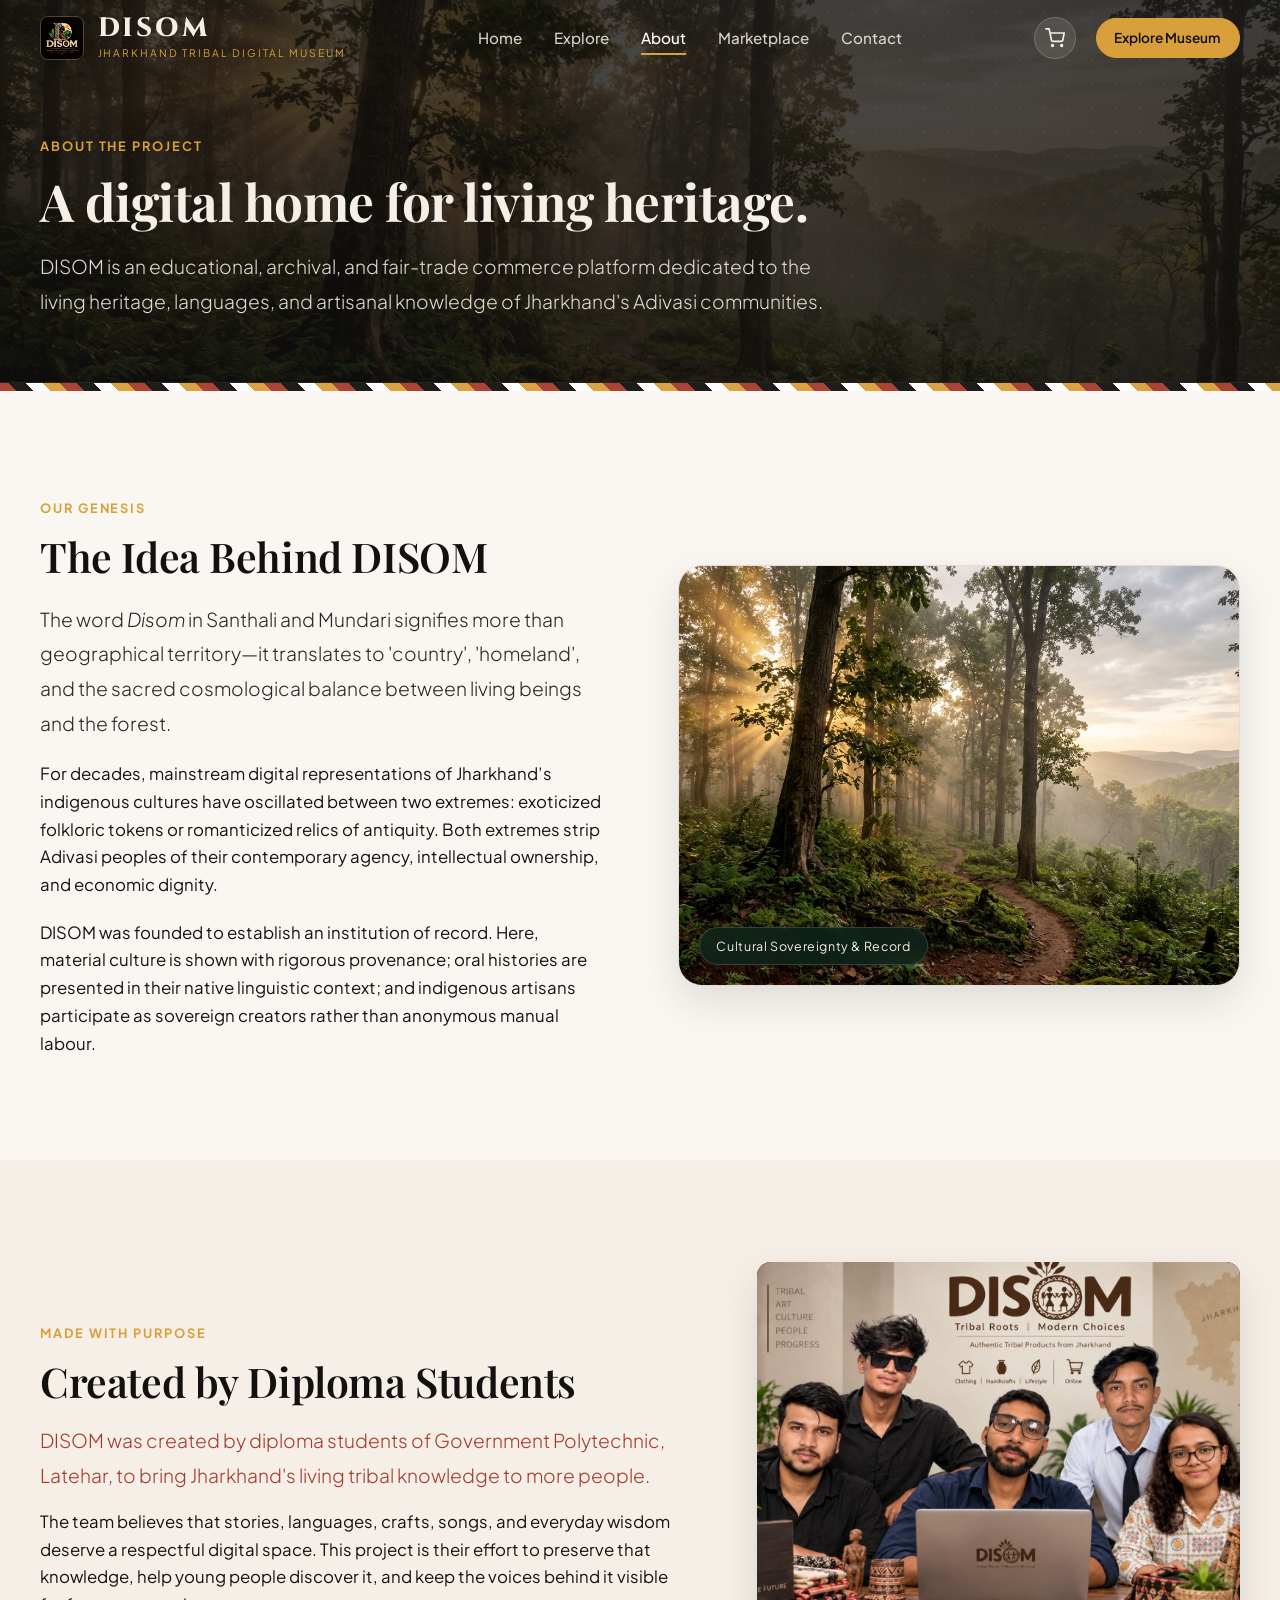
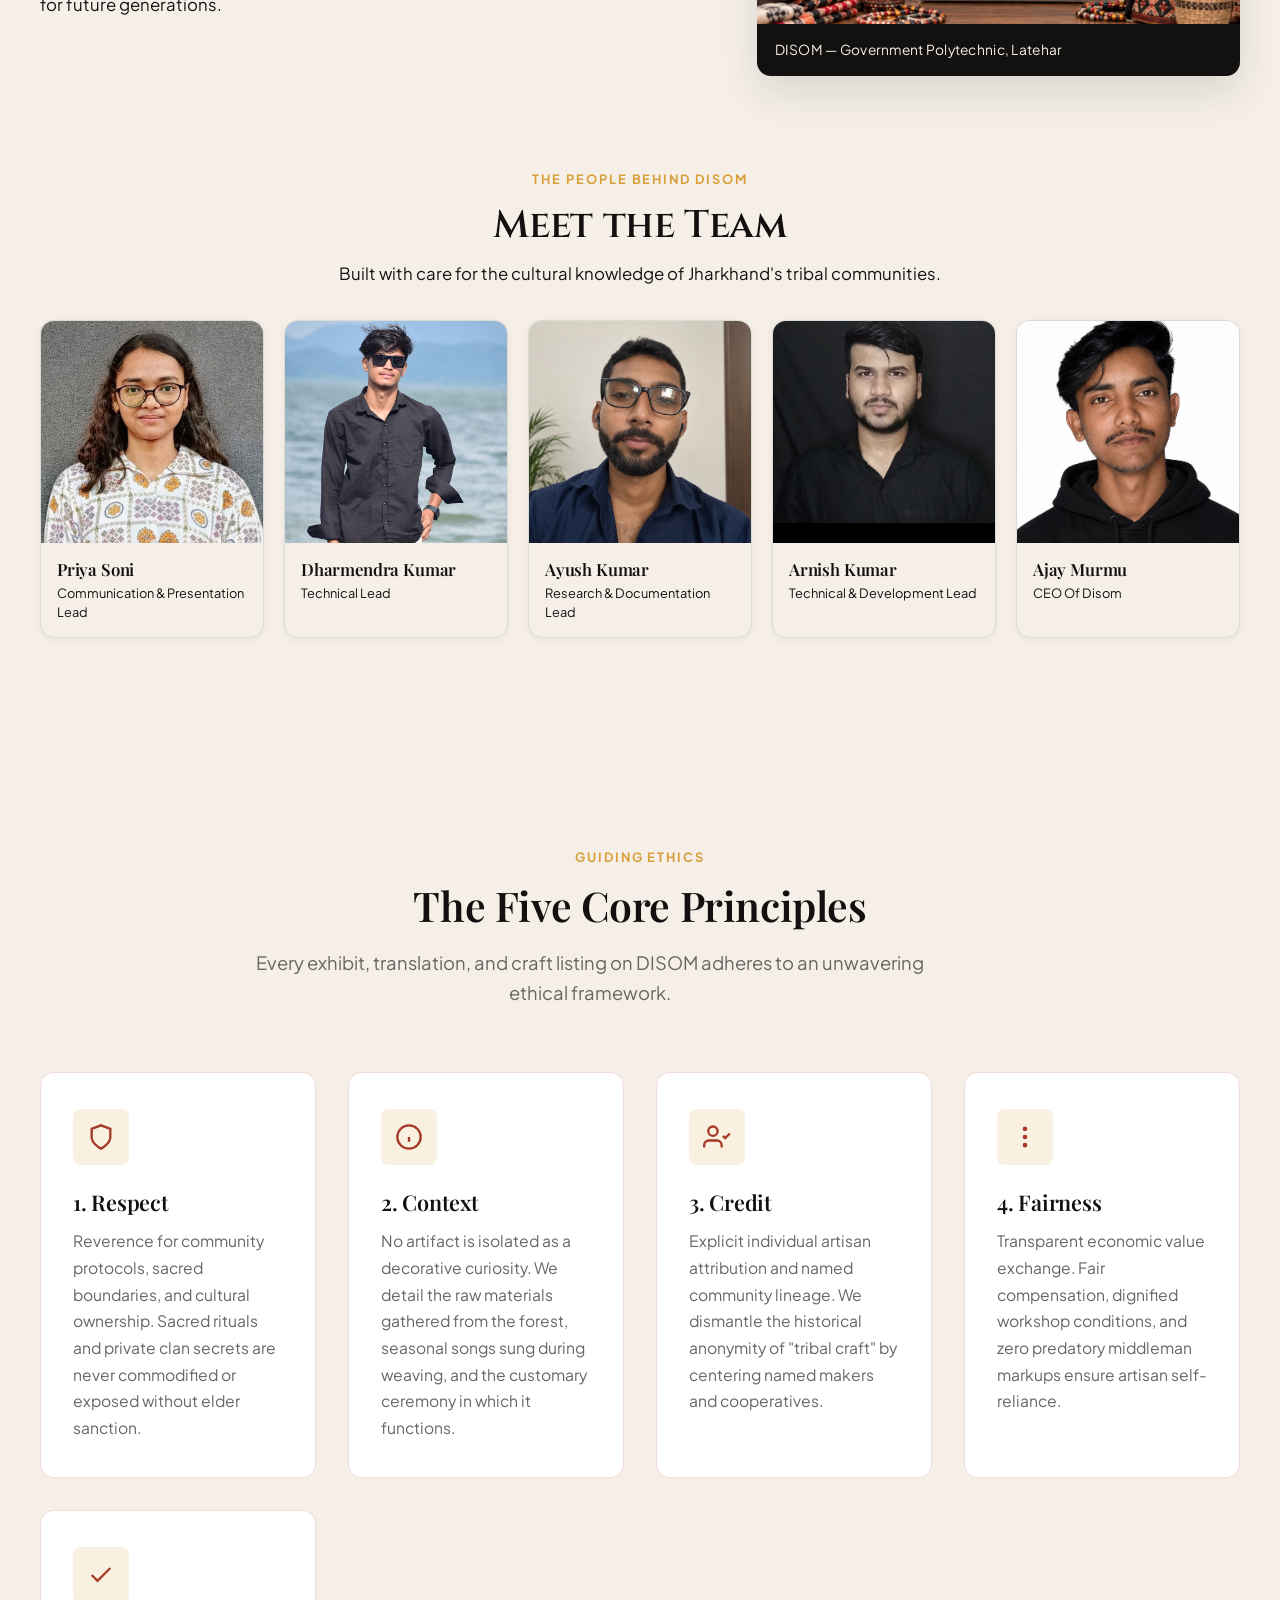
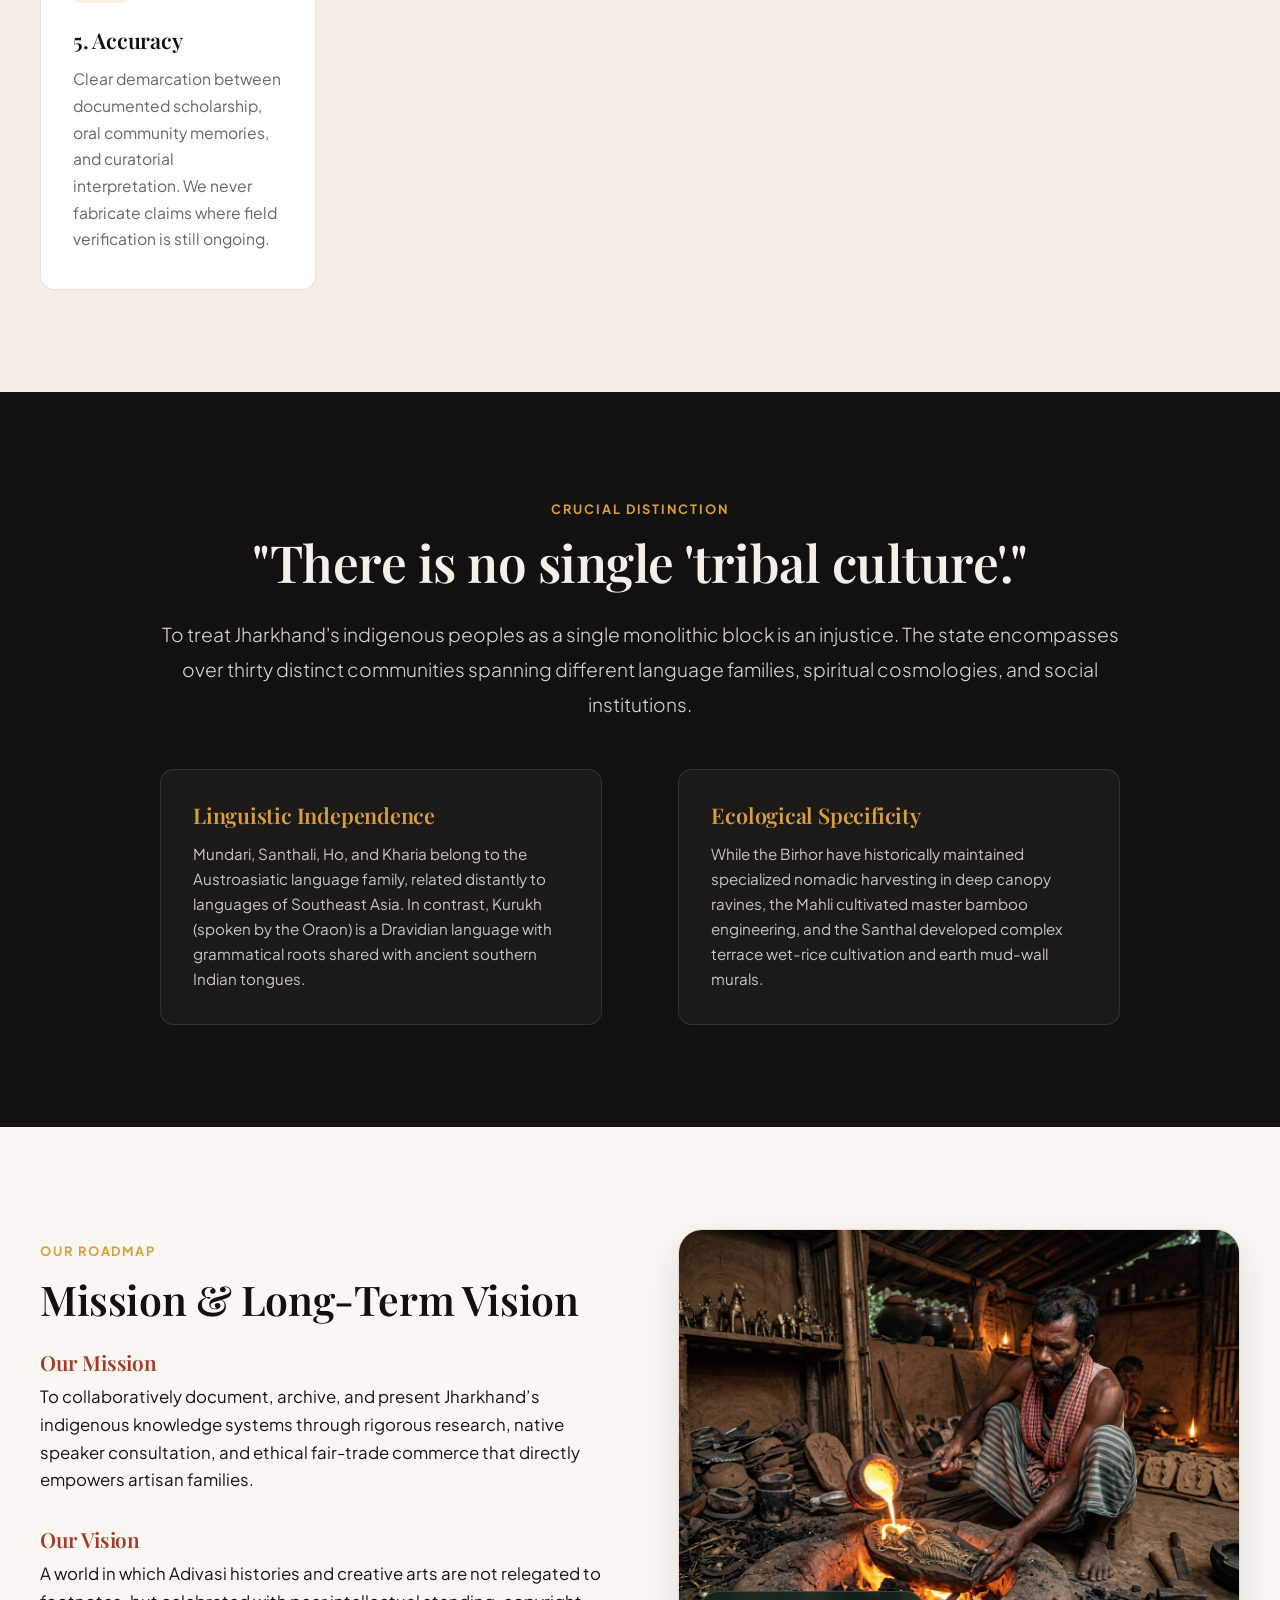
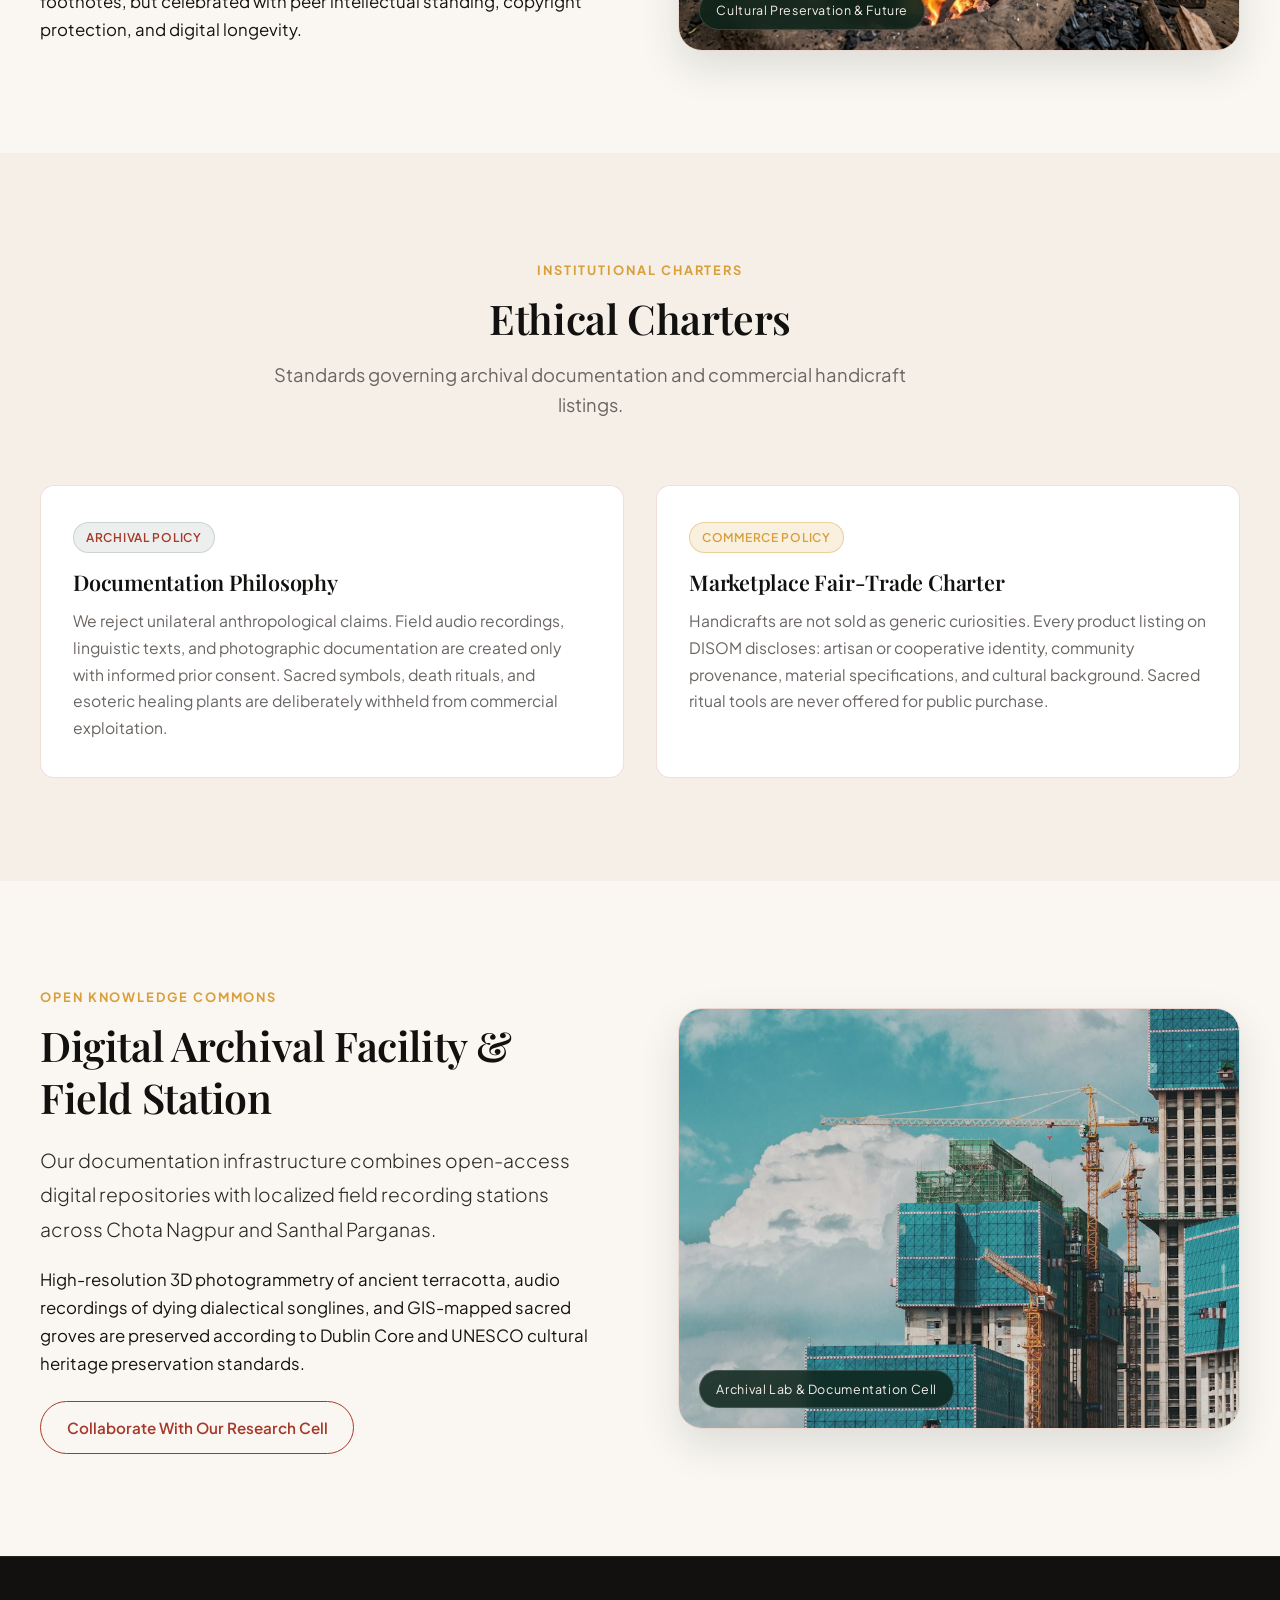
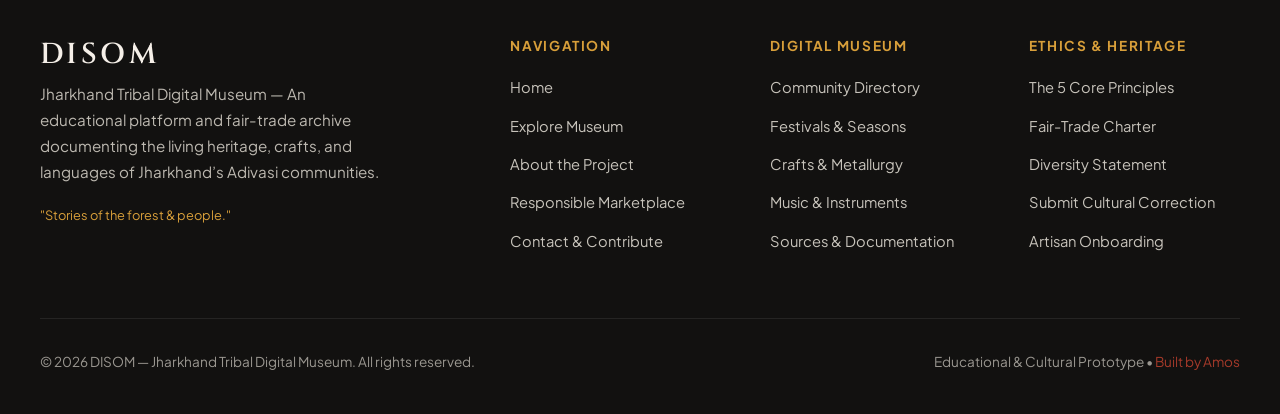
<file: about.html>
<!DOCTYPE html>
<html lang="en">
<head>
  <meta charset="UTF-8">
  <meta name="viewport" content="width=device-width, initial-scale=1.0">
  <title>About DISOM — Jharkhand Tribal Digital Museum</title>
  <meta name="description" content="Discover the mission, philosophy, and 5 core principles of DISOM — an educational, archival, and fair-trade platform for Jharkhand's indigenous heritage.">
  <link rel="canonical" href="./about.html">

  <meta property="og:type" content="website">
  <meta property="og:title" content="About DISOM — Jharkhand Tribal Digital Museum">
  <meta property="og:description" content="A digital home for living heritage. Built on respect, context, credit, fairness, and accuracy.">
  <meta property="og:image" content="assets/images/culture/sal-forest.jpg">

  <link rel="stylesheet" href="assets/css/style.css">
</head>
<body>
  <a href="#main-content" class="skip-link">Skip to main content</a>

  <!-- Header -->
  <header class="site-header" id="siteHeader">
    <div class="container nav-container">
      <a href="index.html" class="brand-logo" aria-label="DISOM Home">
        <img src="assets/logo.png" alt="DISOM Emblem" class="brand-logo-img">
        <div class="brand-logo-text">
          <span class="brand-name">DISOM</span>
          <span class="brand-subtitle">Jharkhand Tribal Digital Museum</span>
        </div>
      </a>

      <nav aria-label="Primary Navigation">
        <ul class="nav-menu">
          <li><a href="index.html" class="nav-link">Home</a></li>
          <li><a href="explore.html" class="nav-link">Explore</a></li>
          <li><a href="about.html" class="nav-link active" aria-current="page">About</a></li>
          <li><a href="marketplace.html" class="nav-link">Marketplace</a></li>
          <li><a href="contact.html" class="nav-link">Contact</a></li>
        </ul>
      </nav>

      <div class="nav-actions">
        <button type="button" class="cart-trigger-btn" aria-label="View Shopping Basket" id="headerCartBtn">
          <svg width="20" height="20" viewBox="0 0 24 24" fill="none" stroke="currentColor" stroke-width="2" stroke-linecap="round" stroke-linejoin="round">
            <circle cx="9" cy="21" r="1"></circle>
            <circle cx="20" cy="21" r="1"></circle>
            <path d="M1 1h4l2.68 13.39a2 2 0 0 0 2 1.61h9.72a2 2 0 0 0 2-1.61L23 6H6"></path>
          </svg>
          <span class="cart-badge" style="display: none;">0</span>
        </button>
        <a href="explore.html" class="btn btn-primary btn-sm">Explore Museum</a>

        <button type="button" class="hamburger-btn" aria-label="Toggle navigation menu" aria-expanded="false">
          <span></span>
          <span></span>
          <span></span>
        </button>
      </div>
    </div>
  </header>

  <!-- Mobile Drawer -->
  <div class="mobile-nav-overlay" id="mobileNavOverlay">
    <div class="mobile-nav-drawer" role="dialog" aria-modal="true" aria-label="Mobile Navigation">
      <ul class="mobile-nav-menu">
        <li><a href="index.html" class="mobile-nav-link">Home</a></li>
        <li><a href="explore.html" class="mobile-nav-link">Explore</a></li>
        <li><a href="about.html" class="mobile-nav-link active">About</a></li>
        <li><a href="marketplace.html" class="mobile-nav-link">Marketplace</a></li>
        <li><a href="contact.html" class="mobile-nav-link">Contact</a></li>
      </ul>
      <div class="mobile-nav-footer">
        <a href="explore.html" class="btn btn-primary" style="width: 100%;">Explore Museum</a>
        <button type="button" class="btn btn-secondary cart-trigger-btn" style="width: 100%;">View Basket</button>
      </div>
    </div>
  </div>

  <main id="main-content">
    <!-- SUB-HERO -->
    <section class="sub-hero" aria-label="About Hero" style="position: relative;">
      <div style="position: absolute; inset: 0; z-index: 1; opacity: 0.22;">
        <img src="assets/images/culture/sal-forest.jpg" alt="Sal forest canopy in Jharkhand" style="width: 100%; height: 100%; object-fit: cover;" onerror="handleImageError(this, 'About Forest')">
      </div>
      <div class="sub-hero-pattern"></div>
      <div class="container" style="position: relative; z-index: 2;">
        <div class="sub-hero-content">
          <span class="tagline">About the Project</span>
          <h1 class="sub-hero-title">A digital home for living heritage.</h1>
          <p class="lead" style="color: rgba(245, 240, 230, 0.9);">
            DISOM is an educational, archival, and fair-trade commerce platform dedicated to the living heritage, languages, and artisanal knowledge of Jharkhand's Adivasi communities.
          </p>
        </div>
      </div>
    </section>
    <div class="sohrai-divider" role="presentation" aria-hidden="true"></div>

    <!-- SECTION: THE IDEA -->
    <section class="section" id="the-idea">
      <div class="container">
        <div class="editorial-split">
          <div class="editorial-body">
            <span class="tagline">Our Genesis</span>
            <h2>The Idea Behind DISOM</h2>
            <p class="lead">
              The word <em>Disom</em> in Santhali and Mundari signifies more than geographical territory—it translates to 'country', 'homeland', and the sacred cosmological balance between living beings and the forest.
            </p>
            <p>
              For decades, mainstream digital representations of Jharkhand’s indigenous cultures have oscillated between two extremes: exoticized folkloric tokens or romanticized relics of antiquity. Both extremes strip Adivasi peoples of their contemporary agency, intellectual ownership, and economic dignity.
            </p>
            <p>
              DISOM was founded to establish an institution of record. Here, material culture is shown with rigorous provenance; oral histories are presented in their native linguistic context; and indigenous artisans participate as sovereign creators rather than anonymous manual labour.
            </p>
          </div>
          <div class="editorial-media">
            <img src="assets/images/culture/sal-forest.jpg" alt="Sal forest canopy in Jharkhand" onerror="handleImageError(this, 'Disom Homeland Concept')">
            <div class="editorial-media-badge">Cultural Sovereignty & Record</div>
          </div>
        </div>
      </div>
    </section>

    <!-- SECTION: THE STUDENT TEAM -->
    <section class="section section-cream" id="our-team">
      <div class="container">
        <div class="team-intro">
          <div>
            <span class="tagline">Made With Purpose</span>
            <h2>Created by Diploma Students</h2>
            <p class="lead">
              DISOM was created by diploma students of Government Polytechnic, Latehar, to bring Jharkhand's living tribal knowledge to more people.
            </p>
            <p>
              The team believes that stories, languages, crafts, songs, and everyday wisdom deserve a respectful digital space. This project is their effort to preserve that knowledge, help young people discover it, and keep the voices behind it visible for future generations.
            </p>
          </div>
          <figure class="team-group-photo">
            <img src="assets/Team/DISOM_TEAM.png" alt="The DISOM student team from Government Polytechnic, Latehar" onerror="handleImageError(this, 'DISOM Student Team')">
            <figcaption>DISOM &mdash; Government Polytechnic, Latehar</figcaption>
          </figure>
        </div>

        <div class="section-header text-center team-heading">
          <span class="tagline">The People Behind DISOM</span>
          <h3>Meet the Team</h3>
          <p>Built with care for the cultural knowledge of Jharkhand's tribal communities.</p>
        </div>

        <div class="team-grid">
          <article class="team-card">
            <img src="assets/Team/Priya.png" alt="Priya Soni" loading="lazy" onerror="handleImageError(this, 'Priya Soni')">
            <div class="team-card-content">
              <h4>Priya Soni</h4>
              <p>Communication &amp; Presentation Lead</p>
            </div>
          </article>
          <article class="team-card">
            <img src="assets/Team/dharmendra.jpeg" alt="Dharmendra" loading="lazy" onerror="handleImageError(this, 'Dharmendra')">
            <div class="team-card-content">
              <h4>Dharmendra Kumar</h4>
              <p>Technical Lead</p>
            </div>
          </article>
          <article class="team-card">
            <img src="assets/Team/AyushKumat.png" alt="Ayush Kumar" loading="lazy" onerror="handleImageError(this, 'Ayush Kumat')">
            <div class="team-card-content">
              <h4>Ayush Kumar</h4>
              <p>Research &amp; Documentation Lead</p>
            </div>
          </article>
          <article class="team-card">
            <img src="assets/Team/Arnish.jpeg" alt="Arnish" loading="lazy" onerror="handleImageError(this, 'Arnish')">
            <div class="team-card-content">
              <h4>Arnish Kumar</h4>
              <p>Technical &amp; Development Lead</p>
            </div>
          </article>
          <article class="team-card">
            <img src="assets/Team/ajay.png" alt="Ajay" loading="lazy" onerror="handleImageError(this, 'Ajay')">
            <div class="team-card-content">
              <h4>Ajay Murmu</h4>
              <p>CEO Of Disom</p>
            </div>
          </article>
        </div>
      </div>
    </section>

    <!-- SECTION: THE PRINCIPLES (5 Core Principles) -->
    <section class="section section-cream" id="principles">
      <div class="container">
        <div class="section-header text-center">
          <span class="tagline">Guiding Ethics</span>
          <h2 class="section-title">The Five Core Principles</h2>
          <p class="section-subtitle">Every exhibit, translation, and craft listing on DISOM adheres to an unwavering ethical framework.</p>
        </div>

        <div class="card-grid" style="grid-template-columns: repeat(auto-fit, minmax(240px, 1fr));">
          <!-- 1. Respect -->
          <div class="feature-card">
            <div class="feature-card-icon">
              <svg viewBox="0 0 24 24" fill="none" stroke-width="2">
                <path d="M12 22s8-4 8-10V5l-8-3-8 3v7c0 6 8 10 8 10z"></path>
              </svg>
            </div>
            <h3>1. Respect</h3>
            <p>
              Reverence for community protocols, sacred boundaries, and cultural ownership. Sacred rituals and private clan secrets are never commodified or exposed without elder sanction.
            </p>
          </div>

          <!-- 2. Context -->
          <div class="feature-card">
            <div class="feature-card-icon">
              <svg viewBox="0 0 24 24" fill="none" stroke-width="2">
                <circle cx="12" cy="12" r="10"></circle>
                <path d="M12 16v-4"></path>
                <path d="M12 8h.01"></path>
              </svg>
            </div>
            <h3>2. Context</h3>
            <p>
              No artifact is isolated as a decorative curiosity. We detail the raw materials gathered from the forest, seasonal songs sung during weaving, and the customary ceremony in which it functions.
            </p>
          </div>

          <!-- 3. Credit -->
          <div class="feature-card">
            <div class="feature-card-icon">
              <svg viewBox="0 0 24 24" fill="none" stroke-width="2">
                <path d="M16 21v-2a4 4 0 0 0-4-4H5a4 4 0 0 0-4 4v2"></path>
                <circle cx="8.5" cy="7" r="4"></circle>
                <polyline points="17 11 19 13 23 9"></polyline>
              </svg>
            </div>
            <h3>3. Credit</h3>
            <p>
              Explicit individual artisan attribution and named community lineage. We dismantle the historical anonymity of "tribal craft" by centering named makers and cooperatives.
            </p>
          </div>

          <!-- 4. Fairness -->
          <div class="feature-card">
            <div class="feature-card-icon">
              <svg viewBox="0 0 24 24" fill="none" stroke-width="2">
                <circle cx="12" cy="12" r="1"></circle>
                <circle cx="12" cy="5" r="1"></circle>
                <circle cx="12" cy="19" r="1"></circle>
              </svg>
            </div>
            <h3>4. Fairness</h3>
            <p>
              Transparent economic value exchange. Fair compensation, dignified workshop conditions, and zero predatory middleman markups ensure artisan self-reliance.
            </p>
          </div>

          <!-- 5. Accuracy -->
          <div class="feature-card">
            <div class="feature-card-icon">
              <svg viewBox="0 0 24 24" fill="none" stroke-width="2">
                <polyline points="20 6 9 17 4 12"></polyline>
              </svg>
            </div>
            <h3>5. Accuracy</h3>
            <p>
              Clear demarcation between documented scholarship, oral community memories, and curatorial interpretation. We never fabricate claims where field verification is still ongoing.
            </p>
          </div>
        </div>
      </div>
    </section>

    <!-- SECTION: DARK FEATURE — THERE IS NO SINGLE TRIBAL CULTURE -->
    <section class="section section-dark" id="diversity">
      <div class="container">
        <div style="max-width: 960px; margin: 0 auto; text-align: center;">
          <span class="tagline">Crucial Distinction</span>
          <h2 style="font-size: clamp(2rem, 4vw, 3.2rem); margin-bottom: 1.5rem; line-height: 1.2;">
            "There is no single 'tribal culture'."
          </h2>
          <p class="lead" style="margin-bottom: 2rem; color: rgba(245, 240, 230, 0.9);">
            To treat Jharkhand's indigenous peoples as a single monolithic block is an injustice. The state encompasses over thirty distinct communities spanning different language families, spiritual cosmologies, and social institutions.
          </p>
          <div class="editorial-split" style="text-align: left; margin-top: 3rem;">
            <div style="background: rgba(255, 255, 255, 0.04); border: 1px solid rgba(255, 255, 255, 0.1); border-radius: var(--radius-md); padding: 2rem;">
              <h3 style="color: var(--gold); font-size: 1.35rem; margin-bottom: 0.75rem;">Linguistic Independence</h3>
              <p style="font-size: 0.95rem; color: rgba(245, 240, 230, 0.8);">
                Mundari, Santhali, Ho, and Kharia belong to the Austroasiatic language family, related distantly to languages of Southeast Asia. In contrast, Kurukh (spoken by the Oraon) is a Dravidian language with grammatical roots shared with ancient southern Indian tongues.
              </p>
            </div>
            <div style="background: rgba(255, 255, 255, 0.04); border: 1px solid rgba(255, 255, 255, 0.1); border-radius: var(--radius-md); padding: 2rem;">
              <h3 style="color: var(--gold); font-size: 1.35rem; margin-bottom: 0.75rem;">Ecological Specificity</h3>
              <p style="font-size: 0.95rem; color: rgba(245, 240, 230, 0.8);">
                While the Birhor have historically maintained specialized nomadic harvesting in deep canopy ravines, the Mahli cultivated master bamboo engineering, and the Santhal developed complex terrace wet-rice cultivation and earth mud-wall murals.
              </p>
            </div>
          </div>
        </div>
      </div>
    </section>

    <!-- SECTION: MISSION & VISION -->
    <section class="section" id="mission-vision">
      <div class="container">
        <div class="editorial-split">
          <div>
            <span class="tagline">Our Roadmap</span>
            <h2>Mission & Long-Term Vision</h2>
            <div style="margin-bottom: 2rem; margin-top: 1.5rem;">
              <h3 style="font-size: 1.3rem; color: var(--forest); margin-bottom: 0.5rem;">Our Mission</h3>
              <p>
                To collaboratively document, archive, and present Jharkhand’s indigenous knowledge systems through rigorous research, native speaker consultation, and ethical fair-trade commerce that directly empowers artisan families.
              </p>
            </div>
            <div>
              <h3 style="font-size: 1.3rem; color: var(--forest); margin-bottom: 0.5rem;">Our Vision</h3>
              <p>
                A world in which Adivasi histories and creative arts are not relegated to footnotes, but celebrated with peer intellectual standing, copyright protection, and digital longevity.
              </p>
            </div>
          </div>
          <div class="editorial-media">
            <img src="assets/images/culture/dokra-craft.jpg" alt="Dokra artisan metallurgy" onerror="handleImageError(this, 'Craft Heritage Mission')">
            <div class="editorial-media-badge">Cultural Preservation & Future</div>
          </div>
        </div>
      </div>
    </section>

    <!-- SECTION: DOCUMENTATION & MARKETPLACE PHILOSOPHIES -->
    <section class="section section-cream" id="philosophy">
      <div class="container">
        <div class="section-header text-center">
          <span class="tagline">Institutional Charters</span>
          <h2 class="section-title">Ethical Charters</h2>
          <p class="section-subtitle">Standards governing archival documentation and commercial handicraft listings.</p>
        </div>

        <div class="card-grid" style="grid-template-columns: repeat(auto-fit, minmax(320px, 1fr));">
          <div class="feature-card">
            <span class="badge badge-forest" style="align-self: flex-start; margin-bottom: 1rem;">Archival Policy</span>
            <h3>Documentation Philosophy</h3>
            <p>
              We reject unilateral anthropological claims. Field audio recordings, linguistic texts, and photographic documentation are created only with informed prior consent. Sacred symbols, death rituals, and esoteric healing plants are deliberately withheld from commercial exploitation.
            </p>
          </div>

          <div class="feature-card" id="fair-trade">
            <span class="badge badge-gold" style="align-self: flex-start; margin-bottom: 1rem;">Commerce Policy</span>
            <h3>Marketplace Fair-Trade Charter</h3>
            <p>
              Handicrafts are not sold as generic curiosities. Every product listing on DISOM discloses: artisan or cooperative identity, community provenance, material specifications, and cultural background. Sacred ritual tools are never offered for public purchase.
            </p>
          </div>
        </div>
      </div>
    </section>

    <!-- SECTION: ARCHIVAL REPOSITORY & FIELD STATION -->
    <section class="section" id="research-center">
      <div class="container">
        <div class="editorial-split reversed">
          <div class="editorial-media">
            <img src="assets/images/culture/museum-archive.jpg" alt="DISOM Digital Museum Archival Laboratory and Documentation Facility" onerror="handleImageError(this, 'Archival Repository')">
            <div class="editorial-media-badge">Archival Lab & Documentation Cell</div>
          </div>
          <div class="editorial-body">
            <span class="tagline">Open Knowledge Commons</span>
            <h2>Digital Archival Facility & Field Station</h2>
            <p class="lead">
              Our documentation infrastructure combines open-access digital repositories with localized field recording stations across Chota Nagpur and Santhal Parganas.
            </p>
            <p>
              High-resolution 3D photogrammetry of ancient terracotta, audio recordings of dying dialectical songlines, and GIS-mapped sacred groves are preserved according to Dublin Core and UNESCO cultural heritage preservation standards.
            </p>
            <div style="margin-top: 1.5rem;">
              <a href="contact.html" class="btn btn-outline">Collaborate With Our Research Cell</a>
            </div>
          </div>
        </div>
      </div>
    </section>
  </main>

  <!-- Cart Drawer -->
  <div class="cart-drawer-overlay" id="cartDrawerOverlay" role="dialog" aria-modal="true" aria-labelledby="cartDrawerTitle">
    <div class="cart-drawer">
      <div class="cart-header">
        <h3 id="cartDrawerTitle">
          <svg width="20" height="20" viewBox="0 0 24 24" fill="none" stroke="currentColor" stroke-width="2">
            <circle cx="9" cy="21" r="1"></circle>
            <circle cx="20" cy="21" r="1"></circle>
            <path d="M1 1h4l2.68 13.39a2 2 0 0 0 2 1.61h9.72a2 2 0 0 0 2-1.61L23 6H6"></path>
          </svg>
          Your Basket <span id="cartCountHeader" style="font-size: 0.9rem; opacity: 0.8;">(0)</span>
        </h3>
        <button type="button" class="cart-close-btn" aria-label="Close basket drawer">
          <svg width="24" height="24" viewBox="0 0 24 24" fill="none" stroke="currentColor" stroke-width="2">
            <line x1="18" y1="6" x2="6" y2="18"></line>
            <line x1="6" y1="6" x2="18" y2="18"></line>
          </svg>
        </button>
      </div>
      <div class="cart-body" id="cartDrawerBody"></div>
      <div class="cart-footer">
        <div class="cart-subtotal-row">
          <span>Subtotal</span>
          <span class="cart-subtotal-val" id="cartSubtotal">₹0</span>
        </div>
        <div style="display: flex; gap: 0.5rem;">
          <button type="button" class="btn btn-primary" style="flex: 1;" onclick="window.showToast('Checkout will be connected to a secure payment system in production.')">Proceed to Checkout</button>
          <button type="button" class="btn btn-outline btn-sm" onclick="window.clearCart()" aria-label="Clear all items">Clear</button>
        </div>
        <div class="cart-checkout-notice">
          This is a frontend prototype. Checkout will be connected to a secure payment system in production.
        </div>
      </div>
    </div>
  </div>

  <!-- Footer -->
  <footer class="site-footer">
    <div class="container">
      <div class="footer-grid">
        <div class="footer-brand">
          <h3>DISOM</h3>
          <p>
            Jharkhand Tribal Digital Museum — An educational platform and fair-trade archive documenting the living heritage, crafts, and languages of Jharkhand’s Adivasi communities.
          </p>
          <p style="font-size: 0.8rem; margin-top: 1rem; color: var(--gold);">
            "Stories of the forest & people."
          </p>
        </div>
        <div>
          <h4 class="footer-heading">Navigation</h4>
          <ul class="footer-links">
            <li><a href="index.html">Home</a></li>
            <li><a href="explore.html">Explore Museum</a></li>
            <li><a href="about.html">About the Project</a></li>
            <li><a href="marketplace.html">Responsible Marketplace</a></li>
            <li><a href="contact.html">Contact & Contribute</a></li>
          </ul>
        </div>
        <div>
          <h4 class="footer-heading">Digital Museum</h4>
          <ul class="footer-links">
            <li><a href="explore.html#communities">Community Directory</a></li>
            <li><a href="explore.html#festivals">Festivals & Seasons</a></li>
            <li><a href="explore.html#crafts">Crafts & Metallurgy</a></li>
            <li><a href="explore.html#music">Music & Instruments</a></li>
            <li><a href="explore.html#sources">Sources & Documentation</a></li>
          </ul>
        </div>
        <div>
          <h4 class="footer-heading">Ethics & Heritage</h4>
          <ul class="footer-links">
            <li><a href="about.html#principles">The 5 Core Principles</a></li>
            <li><a href="about.html#fair-trade">Fair-Trade Charter</a></li>
            <li><a href="about.html#diversity">Diversity Statement</a></li>
            <li><a href="contact.html#cultural-correction">Submit Cultural Correction</a></li>
            <li><a href="marketplace.html#artisan-onboard">Artisan Onboarding</a></li>
          </ul>
        </div>
      </div>
      <div class="footer-bottom">
        <div>&copy; 2026 DISOM — Jharkhand Tribal Digital Museum. All rights reserved.</div>
        <div>Educational &amp; Cultural Prototype &bull; <a href="https://builtbyamos.in/">Built by Amos</a></div>
      </div>
    </div>
  </footer>

  <script src="assets/js/main.js"></script>
</body>
</html>
</file>
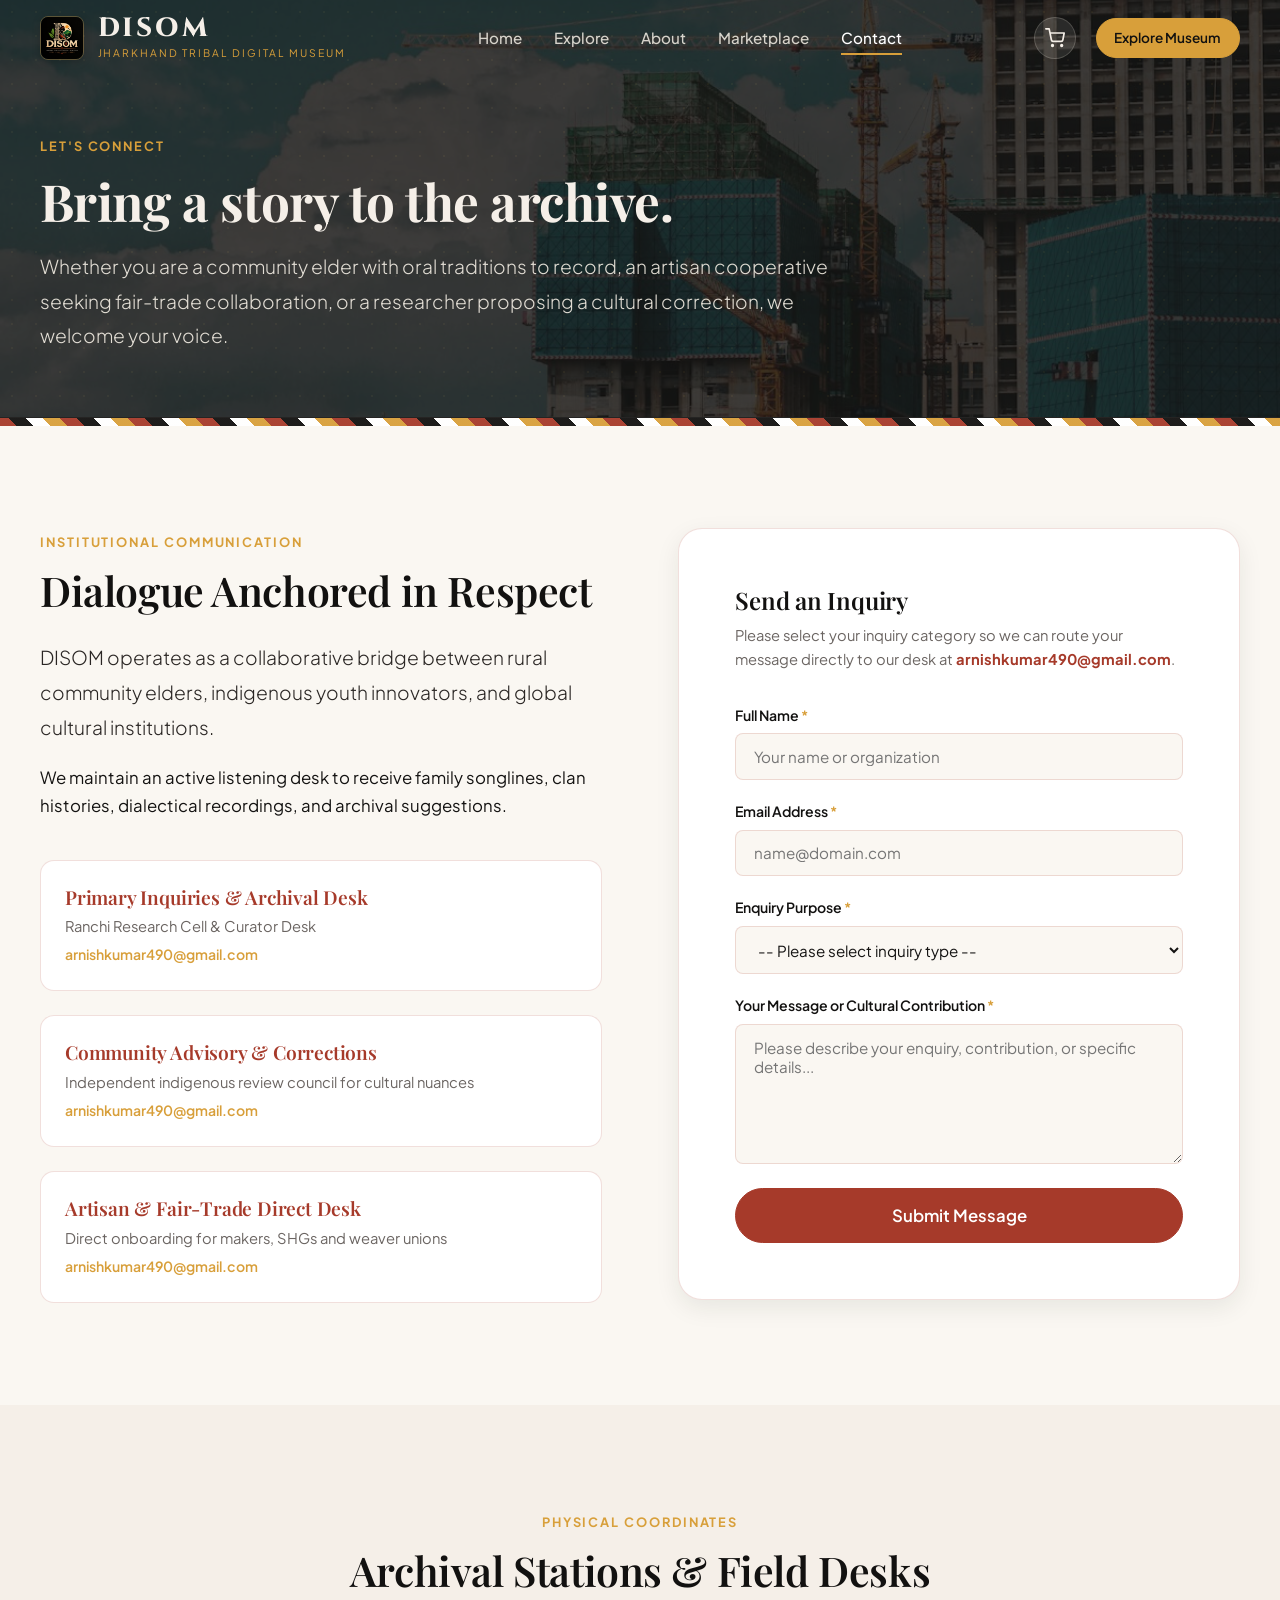
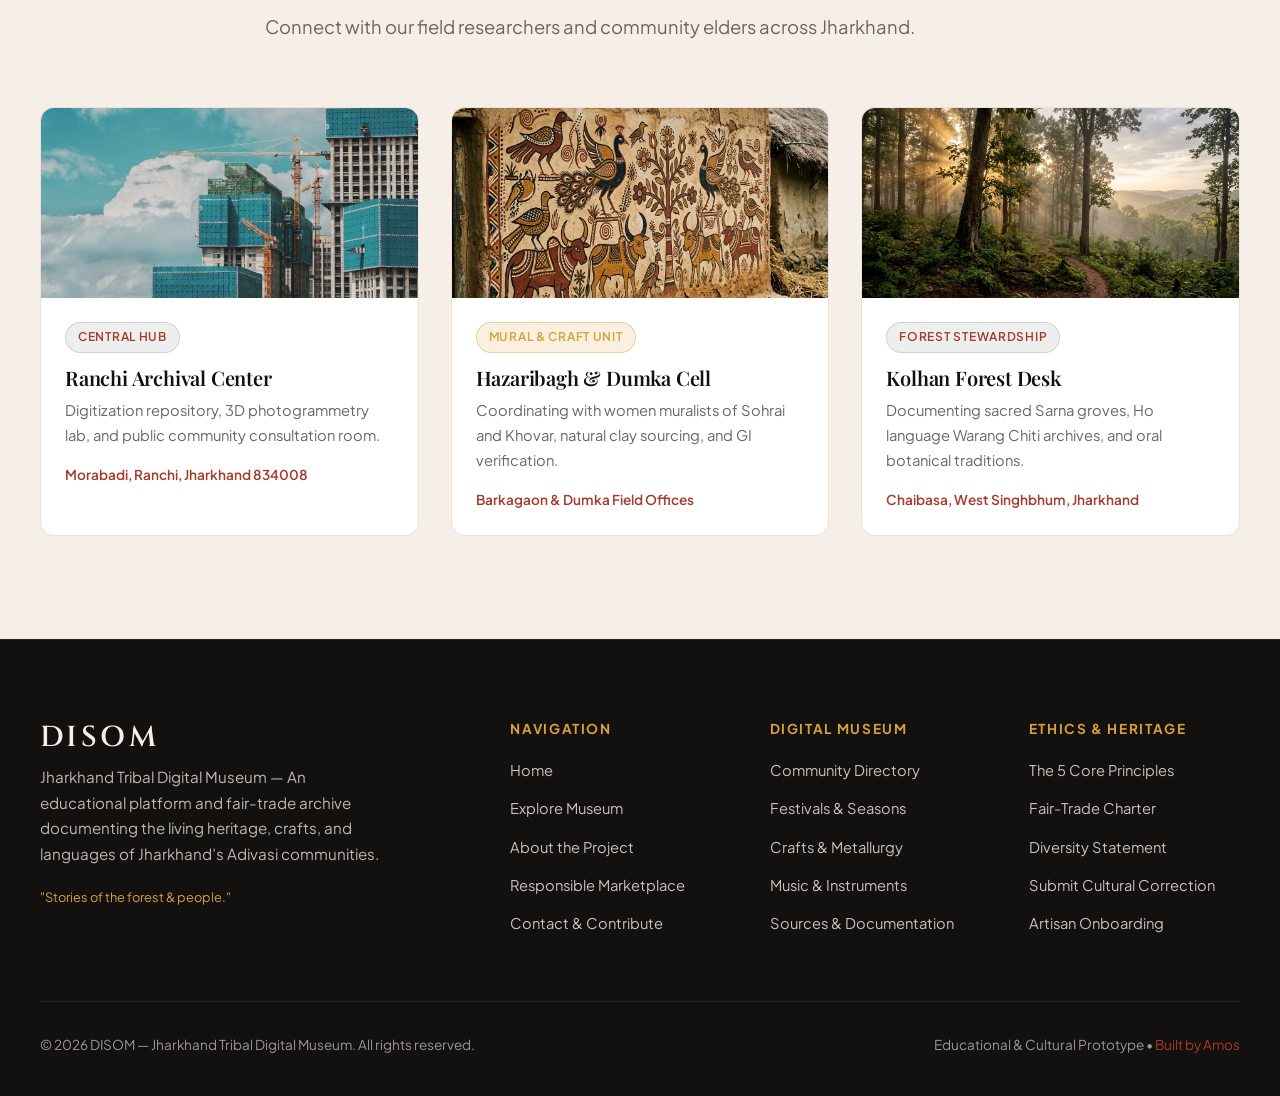
<file: contact.html>
<!DOCTYPE html>
<html lang="en">
<head>
  <meta charset="UTF-8">
  <meta name="viewport" content="width=device-width, initial-scale=1.0">
  <title>Contact — DISOM | Bring a Story to the Archive</title>
  <meta name="description" content="Connect with the DISOM Jharkhand Tribal Digital Museum team. Submit oral histories, suggest cultural corrections, or register as an artisan partner.">
  <link rel="canonical" href="./contact.html">

  <meta property="og:type" content="website">
  <meta property="og:title" content="Contact — DISOM | Bring a Story to the Archive">
  <meta property="og:description" content="Connect with DISOM to contribute cultural narratives, suggest archival corrections, or explore institutional research collaboration.">
  <meta property="og:image" content="assets/images/culture/museum-archive.jpg">

  <link rel="stylesheet" href="assets/css/style.css">
</head>
<body>
  <a href="#main-content" class="skip-link">Skip to main content</a>

  <!-- Header -->
  <header class="site-header" id="siteHeader">
    <div class="container nav-container">
      <a href="index.html" class="brand-logo" aria-label="DISOM Home">
        <img src="assets/logo.png" alt="DISOM Emblem" class="brand-logo-img">
        <div class="brand-logo-text">
          <span class="brand-name">DISOM</span>
          <span class="brand-subtitle">Jharkhand Tribal Digital Museum</span>
        </div>
      </a>

      <nav aria-label="Primary Navigation">
        <ul class="nav-menu">
          <li><a href="index.html" class="nav-link">Home</a></li>
          <li><a href="explore.html" class="nav-link">Explore</a></li>
          <li><a href="about.html" class="nav-link">About</a></li>
          <li><a href="marketplace.html" class="nav-link">Marketplace</a></li>
          <li><a href="contact.html" class="nav-link active" aria-current="page">Contact</a></li>
        </ul>
      </nav>

      <div class="nav-actions">
        <button type="button" class="cart-trigger-btn" aria-label="View Shopping Basket" id="headerCartBtn">
          <svg width="20" height="20" viewBox="0 0 24 24" fill="none" stroke="currentColor" stroke-width="2" stroke-linecap="round" stroke-linejoin="round">
            <circle cx="9" cy="21" r="1"></circle>
            <circle cx="20" cy="21" r="1"></circle>
            <path d="M1 1h4l2.68 13.39a2 2 0 0 0 2 1.61h9.72a2 2 0 0 0 2-1.61L23 6H6"></path>
          </svg>
          <span class="cart-badge" style="display: none;">0</span>
        </button>
        <a href="explore.html" class="btn btn-primary btn-sm">Explore Museum</a>

        <button type="button" class="hamburger-btn" aria-label="Toggle navigation menu" aria-expanded="false">
          <span></span>
          <span></span>
          <span></span>
        </button>
      </div>
    </div>
  </header>

  <!-- Mobile Drawer -->
  <div class="mobile-nav-overlay" id="mobileNavOverlay">
    <div class="mobile-nav-drawer" role="dialog" aria-modal="true" aria-label="Mobile Navigation">
      <ul class="mobile-nav-menu">
        <li><a href="index.html" class="mobile-nav-link">Home</a></li>
        <li><a href="explore.html" class="mobile-nav-link">Explore</a></li>
        <li><a href="about.html" class="mobile-nav-link">About</a></li>
        <li><a href="marketplace.html" class="mobile-nav-link">Marketplace</a></li>
        <li><a href="contact.html" class="mobile-nav-link active">Contact</a></li>
      </ul>
      <div class="mobile-nav-footer">
        <a href="explore.html" class="btn btn-primary" style="width: 100%;">Explore Museum</a>
        <button type="button" class="btn btn-secondary cart-trigger-btn" style="width: 100%;">View Basket</button>
      </div>
    </div>
  </div>

  <main id="main-content">
    <!-- SUB-HERO -->
    <section class="sub-hero" aria-label="Contact Header" style="position: relative;">
      <div style="position: absolute; inset: 0; z-index: 1; opacity: 0.22;">
        <img src="assets/images/culture/museum-archive.jpg" alt="DISOM Archival Hub and Field Research Cell" style="width: 100%; height: 100%; object-fit: cover;" onerror="handleImageError(this, 'Contact Hub')">
      </div>
      <div class="sub-hero-pattern"></div>
      <div class="container" style="position: relative; z-index: 2;">
        <div class="sub-hero-content">
          <span class="tagline">Let's Connect</span>
          <h1 class="sub-hero-title">Bring a story to the archive.</h1>
          <p class="lead" style="color: rgba(245, 240, 230, 0.9);">
            Whether you are a community elder with oral traditions to record, an artisan cooperative seeking fair-trade collaboration, or a researcher proposing a cultural correction, we welcome your voice.
          </p>
        </div>
      </div>
    </section>
    <div class="sohrai-divider" role="presentation" aria-hidden="true"></div>

    <!-- CONTACT FORM & INFORMATION SECTION -->
    <section class="section" id="contact-content">
      <div class="container">
        <div class="editorial-split" style="align-items: start;">
          <!-- Left: Institutional Information -->
          <div>
            <span class="tagline">Institutional Communication</span>
            <h2 style="margin-bottom: 1.5rem;">Dialogue Anchored in Respect</h2>
            <p class="lead">
              DISOM operates as a collaborative bridge between rural community elders, indigenous youth innovators, and global cultural institutions.
            </p>
            <p>
              We maintain an active listening desk to receive family songlines, clan histories, dialectical recordings, and archival suggestions.
            </p>

            <div style="display: flex; flex-direction: column; gap: 1.5rem; margin-top: 2.5rem;">
              <div class="feature-card" style="padding: 1.5rem;">
                <h4 style="color: var(--forest); margin-bottom: 0.35rem;">Primary Inquiries & Archival Desk</h4>
                <p style="font-size: 0.92rem; margin-bottom: 0.25rem;">Ranchi Research Cell & Curator Desk</p>
                <div style="font-size: 0.88rem; color: var(--gold); font-weight: 600;">
                  <a href="mailto:arnishkumar490@gmail.com" style="color: inherit; text-decoration: none;">arnishkumar490@gmail.com</a>
                </div>
              </div>

              <div class="feature-card" style="padding: 1.5rem;" id="cultural-correction">
                <h4 style="color: var(--forest); margin-bottom: 0.35rem;">Community Advisory & Corrections</h4>
                <p style="font-size: 0.92rem; margin-bottom: 0.25rem;">Independent indigenous review council for cultural nuances</p>
                <div style="font-size: 0.88rem; color: var(--gold); font-weight: 600;">
                  <a href="mailto:arnishkumar490@gmail.com" style="color: inherit; text-decoration: none;">arnishkumar490@gmail.com</a>
                </div>
              </div>

              <div class="feature-card" style="padding: 1.5rem;">
                <h4 style="color: var(--forest); margin-bottom: 0.35rem;">Artisan & Fair-Trade Direct Desk</h4>
                <p style="font-size: 0.92rem; margin-bottom: 0.25rem;">Direct onboarding for makers, SHGs and weaver unions</p>
                <div style="font-size: 0.88rem; color: var(--gold); font-weight: 600;">
                  <a href="mailto:arnishkumar490@gmail.com" style="color: inherit; text-decoration: none;">arnishkumar490@gmail.com</a>
                </div>
              </div>
            </div>
          </div>

          <!-- Right: Interactive Contact Form -->
          <div>
            <div class="form-card">
              <h3 style="margin-bottom: 0.5rem; font-size: 1.5rem;">Send an Inquiry</h3>
              <p style="font-size: 0.92rem; color: var(--muted); margin-bottom: 2rem;">
                Please select your inquiry category so we can route your message directly to our desk at <strong style="color: var(--forest);">arnishkumar490@gmail.com</strong>.
              </p>

              <form id="contactForm" action="https://formsubmit.co/arnishkumar490@gmail.com" method="POST" novalidate>
                <!-- FormSubmit.co Service Configurations -->
                <input type="hidden" name="_captcha" value="false">
                <input type="hidden" name="_template" value="table">
                <input type="hidden" name="_subject" id="formSubject" value="DISOM Museum: New Inquiry Received">
                <input type="hidden" name="_autoresponse" value="Thank you for reaching out to DISOM — Jharkhand Tribal Digital Museum. We have received your inquiry and will respond shortly.">

                <div class="form-group" style="margin-bottom: 1.25rem;">
                  <label for="contactName" class="form-label">Full Name <span class="required">*</span></label>
                  <input type="text" id="contactName" name="name" class="form-control" placeholder="Your name or organization" required>
                  <div class="form-feedback"></div>
                </div>

                <div class="form-group" style="margin-bottom: 1.25rem;">
                  <label for="contactEmail" class="form-label">Email Address <span class="required">*</span></label>
                  <input type="email" id="contactEmail" name="email" class="form-control" placeholder="name@domain.com" required>
                  <div class="form-feedback"></div>
                </div>

                <div class="form-group" style="margin-bottom: 1.25rem;">
                  <label for="contactPurpose" class="form-label">Enquiry Purpose <span class="required">*</span></label>
                  <select id="contactPurpose" name="purpose" class="form-control" required>
                    <option value="">-- Please select inquiry type --</option>
                    <option value="General Enquiry">General Enquiry</option>
                    <option value="Museum / Archive Contribution">Museum / Archive Contribution</option>
                    <option value="Community / Cultural Correction">Community / Cultural Correction</option>
                    <option value="Artist / Maker Registration">Artist / Maker Registration</option>
                    <option value="Marketplace Enquiry">Marketplace Enquiry</option>
                    <option value="Collaboration">Collaboration / Academic Research</option>
                    <option value="Feedback">Feedback</option>
                  </select>
                  <div class="form-feedback"></div>
                </div>

                <div class="form-group" style="margin-bottom: 1.5rem;">
                  <label for="contactMessage" class="form-label">Your Message or Cultural Contribution <span class="required">*</span></label>
                  <textarea id="contactMessage" name="message" class="form-control" placeholder="Please describe your enquiry, contribution, or specific details..." style="min-height: 140px;" required></textarea>
                  <div class="form-feedback"></div>
                </div>

                <div id="contactFormStatus"></div>

                <div style="margin-top: 1.5rem;">
                  <button type="submit" id="contactSubmitBtn" class="btn btn-forest btn-lg" style="width: 100%;">
                    <span class="btn-text">Submit Message</span>
                  </button>
                </div>
              </form>
            </div>
          </div>
        </div>
      </div>
    </section>

    <!-- SECTION: FIELD STATIONS & ARCHIVAL CELLS -->
    <section class="section section-cream" id="field-locations">
      <div class="container">
        <div class="section-header text-center">
          <span class="tagline">Physical Coordinates</span>
          <h2 class="section-title">Archival Stations & Field Desks</h2>
          <p class="section-subtitle">Connect with our field researchers and community elders across Jharkhand.</p>
        </div>

        <div class="card-grid-3">
          <!-- Location 1: Ranchi -->
          <div class="feature-card" style="padding: 0; overflow: hidden;">
            <div style="height: 190px; overflow: hidden;">
              <img src="assets/images/culture/museum-archive.jpg" alt="Ranchi Archival Headquarters" style="width: 100%; height: 100%; object-fit: cover;" onerror="handleImageError(this, 'Ranchi Facility')">
            </div>
            <div style="padding: 1.5rem;">
              <span class="badge badge-forest" style="margin-bottom: 0.75rem;">Central Hub</span>
              <h3 style="font-size: 1.25rem; margin-bottom: 0.5rem;">Ranchi Archival Center</h3>
              <p style="font-size: 0.92rem; color: var(--muted); margin-bottom: 1rem;">
                Digitization repository, 3D photogrammetry lab, and public community consultation room.
              </p>
              <div style="font-size: 0.85rem; font-weight: 600; color: var(--forest);">Morabadi, Ranchi, Jharkhand 834008</div>
            </div>
          </div>

          <!-- Location 2: Hazaribagh & Dumka -->
          <div class="feature-card" style="padding: 0; overflow: hidden;">
            <div style="height: 190px; overflow: hidden;">
              <img src="assets/images/culture/sohrai-art.jpg" alt="Hazaribagh Sohrai Field Post" style="width: 100%; height: 100%; object-fit: cover;" onerror="handleImageError(this, 'Hazaribagh Unit')">
            </div>
            <div style="padding: 1.5rem;">
              <span class="badge badge-gold" style="margin-bottom: 0.75rem;">Mural & Craft Unit</span>
              <h3 style="font-size: 1.25rem; margin-bottom: 0.5rem;">Hazaribagh & Dumka Cell</h3>
              <p style="font-size: 0.92rem; color: var(--muted); margin-bottom: 1rem;">
                Coordinating with women muralists of Sohrai and Khovar, natural clay sourcing, and GI verification.
              </p>
              <div style="font-size: 0.85rem; font-weight: 600; color: var(--forest);">Barkagaon & Dumka Field Offices</div>
            </div>
          </div>

          <!-- Location 3: Kolhan & Chaibasa -->
          <div class="feature-card" style="padding: 0; overflow: hidden;">
            <div style="height: 190px; overflow: hidden;">
              <img src="assets/images/culture/sal-forest.jpg" alt="Kolhan Forest Stewardship Post" style="width: 100%; height: 100%; object-fit: cover;" onerror="handleImageError(this, 'Kolhan Post')">
            </div>
            <div style="padding: 1.5rem;">
              <span class="badge badge-forest" style="margin-bottom: 0.75rem;">Forest Stewardship</span>
              <h3 style="font-size: 1.25rem; margin-bottom: 0.5rem;">Kolhan Forest Desk</h3>
              <p style="font-size: 0.92rem; color: var(--muted); margin-bottom: 1rem;">
                Documenting sacred Sarna groves, Ho language Warang Chiti archives, and oral botanical traditions.
              </p>
              <div style="font-size: 0.85rem; font-weight: 600; color: var(--forest);">Chaibasa, West Singhbhum, Jharkhand</div>
            </div>
          </div>
        </div>
      </div>
    </section>
  </main>

  <!-- Cart Drawer -->
  <div class="cart-drawer-overlay" id="cartDrawerOverlay" role="dialog" aria-modal="true" aria-labelledby="cartDrawerTitle">
    <div class="cart-drawer">
      <div class="cart-header">
        <h3 id="cartDrawerTitle">
          <svg width="20" height="20" viewBox="0 0 24 24" fill="none" stroke="currentColor" stroke-width="2">
            <circle cx="9" cy="21" r="1"></circle>
            <circle cx="20" cy="21" r="1"></circle>
            <path d="M1 1h4l2.68 13.39a2 2 0 0 0 2 1.61h9.72a2 2 0 0 0 2-1.61L23 6H6"></path>
          </svg>
          Your Basket <span id="cartCountHeader" style="font-size: 0.9rem; opacity: 0.8;">(0)</span>
        </h3>
        <button type="button" class="cart-close-btn" aria-label="Close basket drawer">
          <svg width="24" height="24" viewBox="0 0 24 24" fill="none" stroke="currentColor" stroke-width="2">
            <line x1="18" y1="6" x2="6" y2="18"></line>
            <line x1="6" y1="6" x2="18" y2="18"></line>
          </svg>
        </button>
      </div>
      <div class="cart-body" id="cartDrawerBody"></div>
      <div class="cart-footer">
        <div class="cart-subtotal-row">
          <span>Subtotal</span>
          <span class="cart-subtotal-val" id="cartSubtotal">₹0</span>
        </div>
        <div style="display: flex; gap: 0.5rem;">
          <button type="button" class="btn btn-primary" style="flex: 1;" onclick="window.showToast('Checkout will be connected to a secure payment system in production.')">Proceed to Checkout</button>
          <button type="button" class="btn btn-outline btn-sm" onclick="window.clearCart()" aria-label="Clear all items">Clear</button>
        </div>
        <div class="cart-checkout-notice">
          This is a frontend prototype. Checkout will be connected to a secure payment system in production.
        </div>
      </div>
    </div>
  </div>

  <!-- Footer -->
  <footer class="site-footer">
    <div class="container">
      <div class="footer-grid">
        <div class="footer-brand">
          <h3>DISOM</h3>
          <p>
            Jharkhand Tribal Digital Museum — An educational platform and fair-trade archive documenting the living heritage, crafts, and languages of Jharkhand’s Adivasi communities.
          </p>
          <p style="font-size: 0.8rem; margin-top: 1rem; color: var(--gold);">
            "Stories of the forest & people."
          </p>
        </div>
        <div>
          <h4 class="footer-heading">Navigation</h4>
          <ul class="footer-links">
            <li><a href="index.html">Home</a></li>
            <li><a href="explore.html">Explore Museum</a></li>
            <li><a href="about.html">About the Project</a></li>
            <li><a href="marketplace.html">Responsible Marketplace</a></li>
            <li><a href="contact.html">Contact & Contribute</a></li>
          </ul>
        </div>
        <div>
          <h4 class="footer-heading">Digital Museum</h4>
          <ul class="footer-links">
            <li><a href="explore.html#communities">Community Directory</a></li>
            <li><a href="explore.html#festivals">Festivals & Seasons</a></li>
            <li><a href="explore.html#crafts">Crafts & Metallurgy</a></li>
            <li><a href="explore.html#music">Music & Instruments</a></li>
            <li><a href="explore.html#sources">Sources & Documentation</a></li>
          </ul>
        </div>
        <div>
          <h4 class="footer-heading">Ethics & Heritage</h4>
          <ul class="footer-links">
            <li><a href="about.html#principles">The 5 Core Principles</a></li>
            <li><a href="about.html#fair-trade">Fair-Trade Charter</a></li>
            <li><a href="about.html#diversity">Diversity Statement</a></li>
            <li><a href="contact.html#cultural-correction">Submit Cultural Correction</a></li>
            <li><a href="marketplace.html#artisan-onboard">Artisan Onboarding</a></li>
          </ul>
        </div>
      </div>
      <div class="footer-bottom">
        <div>&copy; 2026 DISOM — Jharkhand Tribal Digital Museum. All rights reserved.</div>
        <div>Educational &amp; Cultural Prototype &bull; <a href="https://builtbyamos.in/">Built by Amos</a></div>
      </div>
    </div>
  </footer>

  <script src="assets/js/main.js"></script>
</body>
</html>
</file>
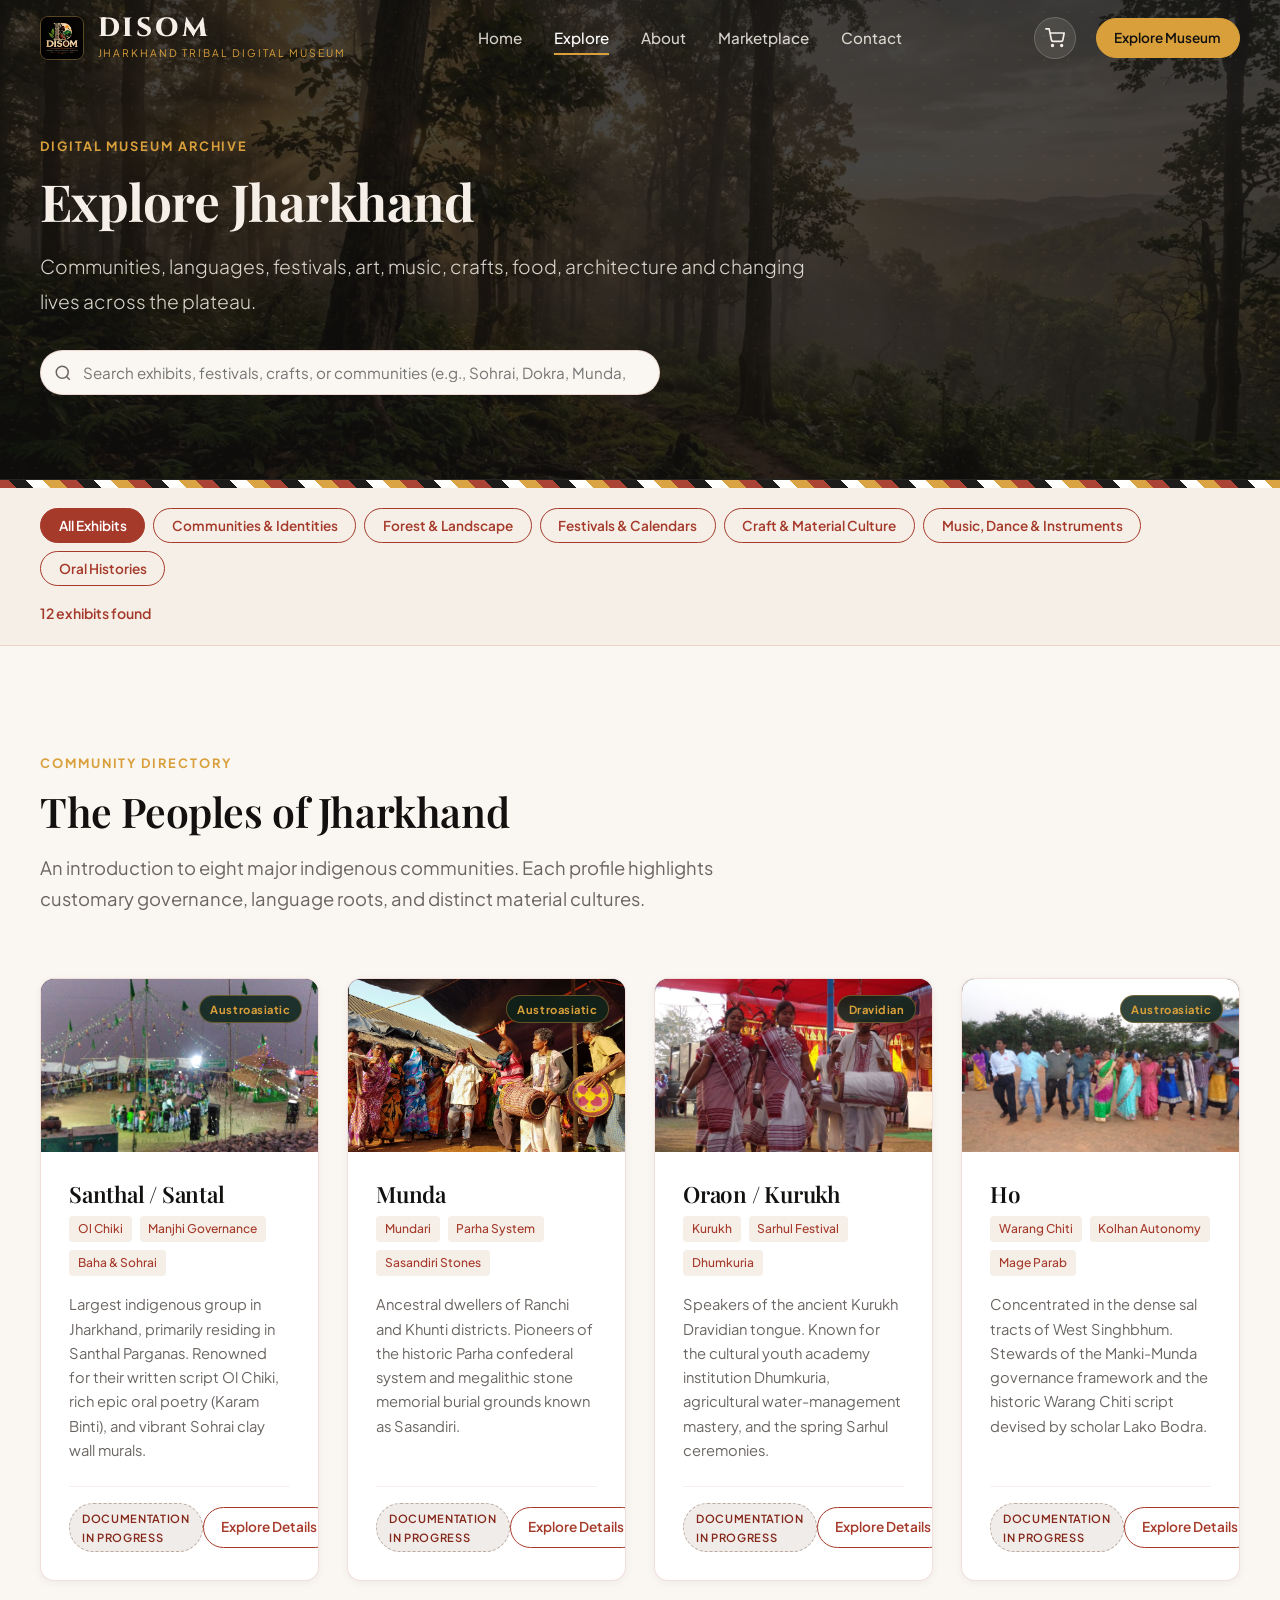
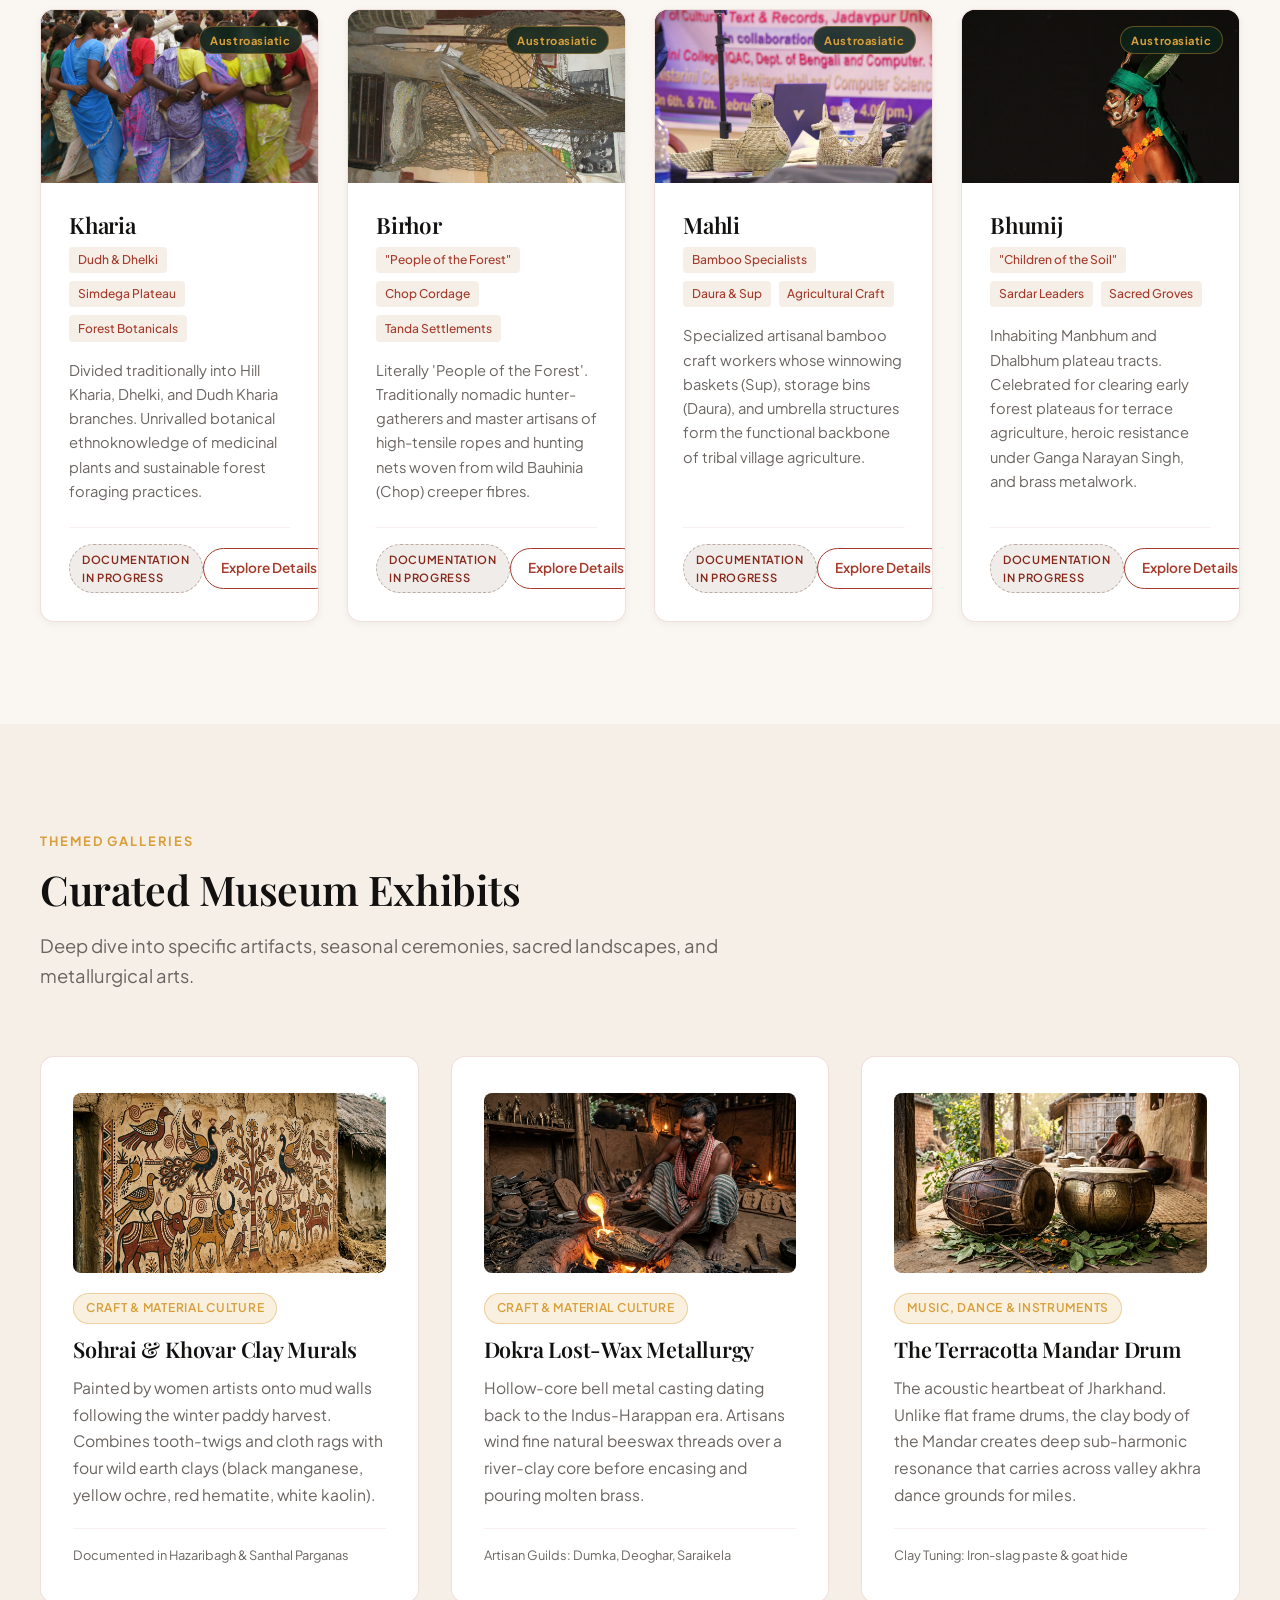
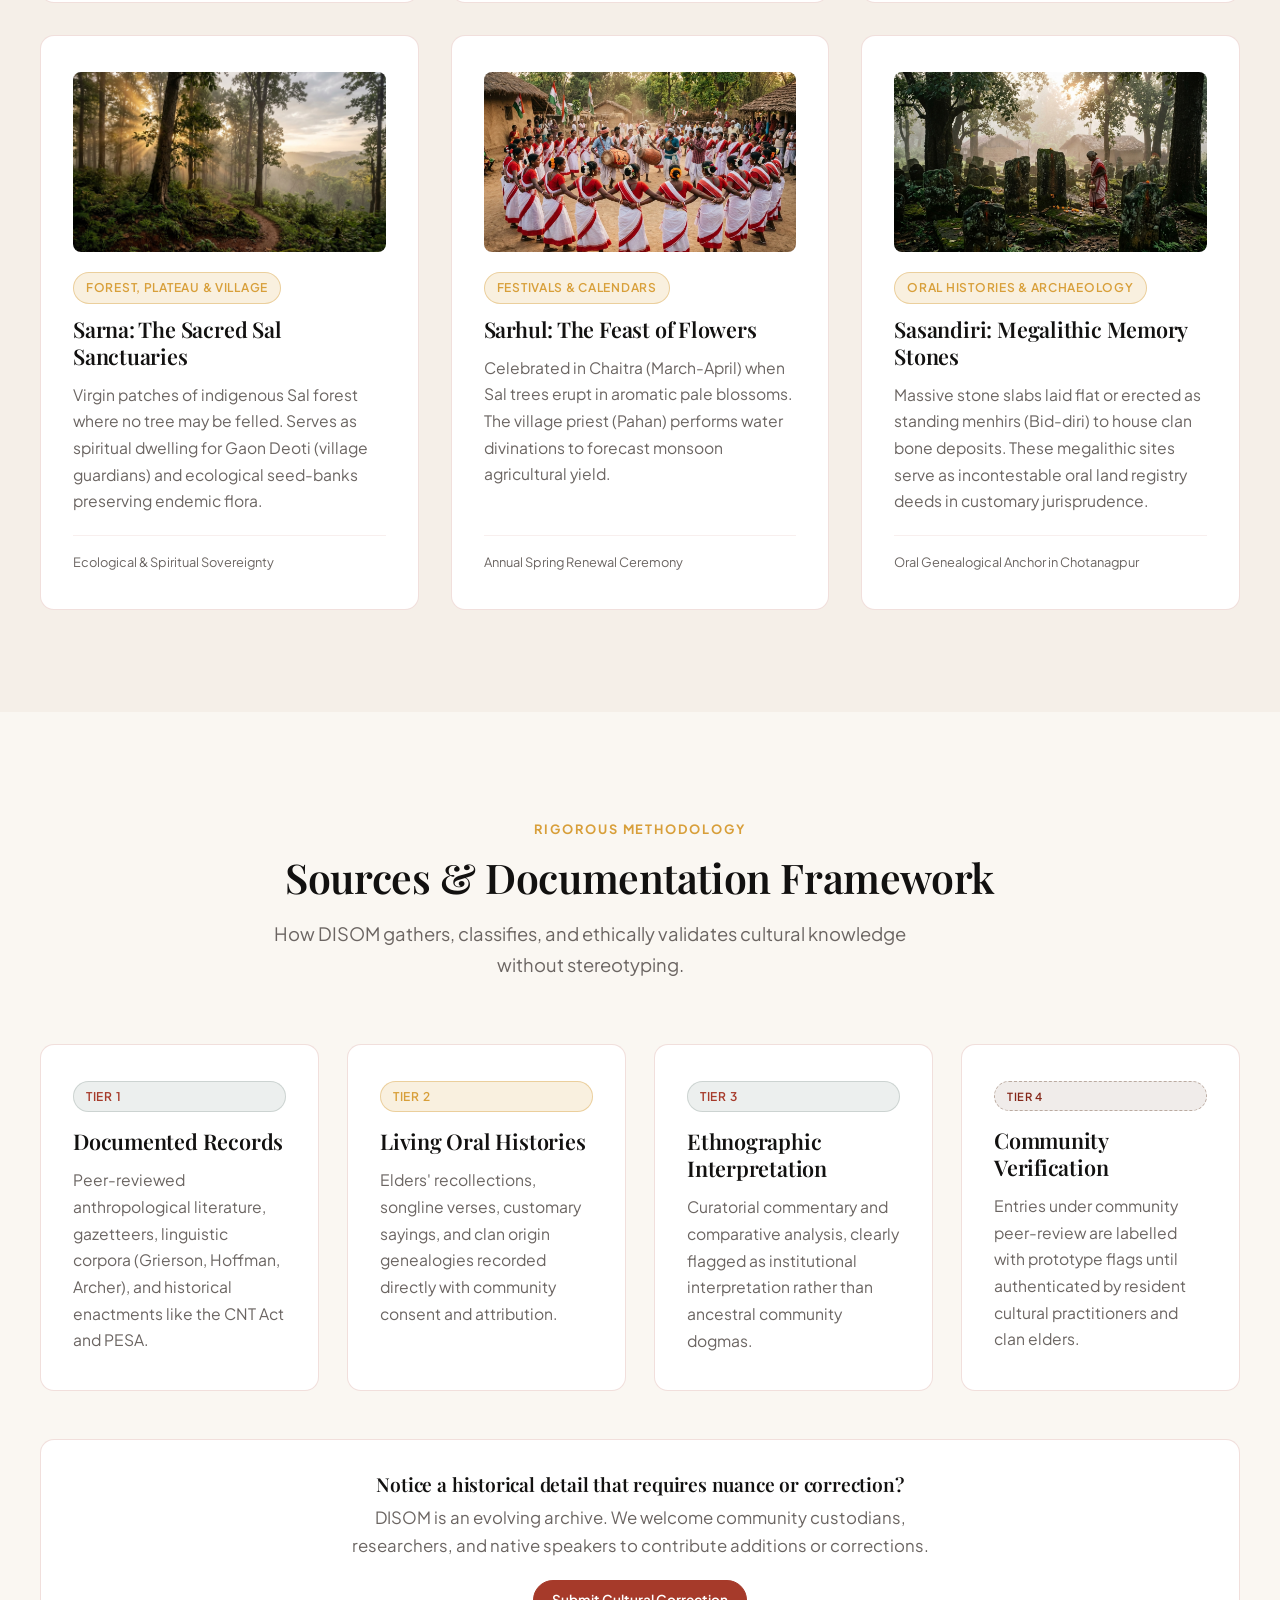
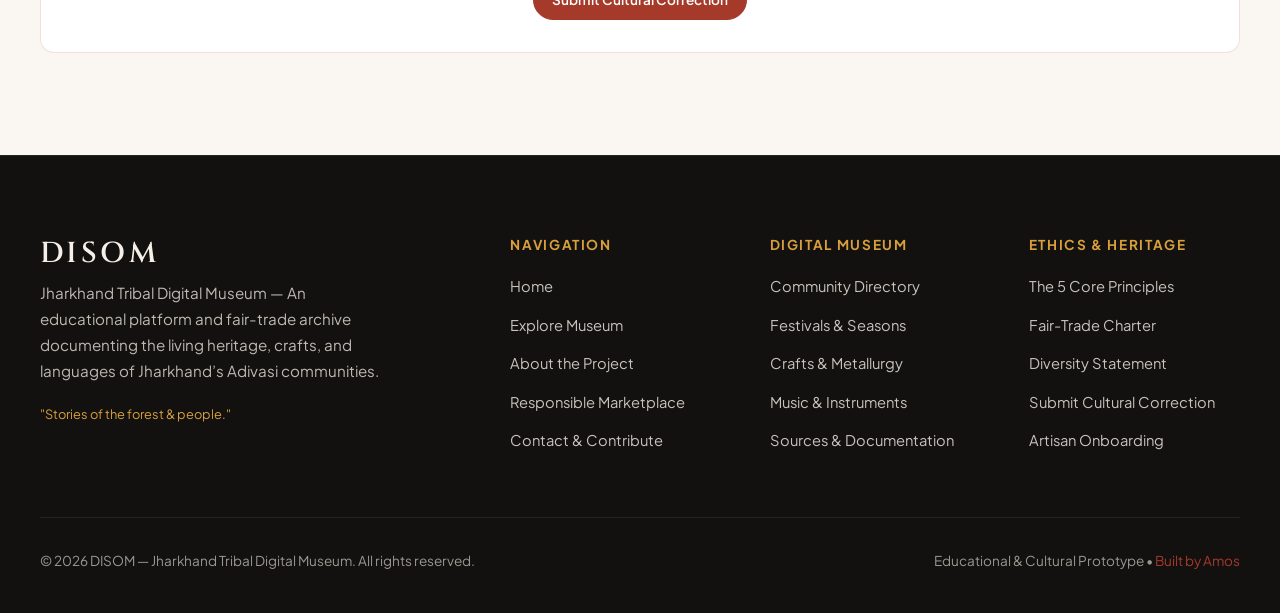
<file: explore.html>
<!DOCTYPE html>
<html lang="en">
<head>
  <meta charset="UTF-8">
  <meta name="viewport" content="width=device-width, initial-scale=1.0">
  <title>Explore Jharkhand — Communities, Culture & Heritage | DISOM</title>
  <meta name="description" content="Explore Jharkhand's tribal digital museum: communities, languages, festivals, art, music, crafts, architecture, and living oral traditions.">
  <link rel="canonical" href="./explore.html">

  <meta property="og:type" content="website">
  <meta property="og:title" content="Explore Jharkhand — Communities, Culture & Heritage | DISOM">
  <meta property="og:description" content="Discover Jharkhand's 8 major Adivasi communities, sacred forests, festivals, and material culture archives.">
  <meta property="og:image" content="assets/images/hero/hero-forest.jpg">

  <link rel="stylesheet" href="assets/css/style.css">
</head>
<body>
  <a href="#main-content" class="skip-link">Skip to main content</a>

  <!-- Header -->
  <header class="site-header" id="siteHeader">
    <div class="container nav-container">
      <a href="index.html" class="brand-logo" aria-label="DISOM Home">
        <img src="assets/logo.png" alt="DISOM Emblem" class="brand-logo-img">
        <div class="brand-logo-text">
          <span class="brand-name">DISOM</span>
          <span class="brand-subtitle">Jharkhand Tribal Digital Museum</span>
        </div>
      </a>

      <nav aria-label="Primary Navigation">
        <ul class="nav-menu">
          <li><a href="index.html" class="nav-link">Home</a></li>
          <li><a href="explore.html" class="nav-link active" aria-current="page">Explore</a></li>
          <li><a href="about.html" class="nav-link">About</a></li>
          <li><a href="marketplace.html" class="nav-link">Marketplace</a></li>
          <li><a href="contact.html" class="nav-link">Contact</a></li>
        </ul>
      </nav>

      <div class="nav-actions">
        <button type="button" class="cart-trigger-btn" aria-label="View Shopping Basket" id="headerCartBtn">
          <svg width="20" height="20" viewBox="0 0 24 24" fill="none" stroke="currentColor" stroke-width="2" stroke-linecap="round" stroke-linejoin="round">
            <circle cx="9" cy="21" r="1"></circle>
            <circle cx="20" cy="21" r="1"></circle>
            <path d="M1 1h4l2.68 13.39a2 2 0 0 0 2 1.61h9.72a2 2 0 0 0 2-1.61L23 6H6"></path>
          </svg>
          <span class="cart-badge" style="display: none;">0</span>
        </button>
        <a href="explore.html" class="btn btn-primary btn-sm">Explore Museum</a>

        <button type="button" class="hamburger-btn" aria-label="Toggle navigation menu" aria-expanded="false">
          <span></span>
          <span></span>
          <span></span>
        </button>
      </div>
    </div>
  </header>

  <!-- Mobile Drawer -->
  <div class="mobile-nav-overlay" id="mobileNavOverlay">
    <div class="mobile-nav-drawer" role="dialog" aria-modal="true" aria-label="Mobile Navigation">
      <ul class="mobile-nav-menu">
        <li><a href="index.html" class="mobile-nav-link">Home</a></li>
        <li><a href="explore.html" class="mobile-nav-link active">Explore</a></li>
        <li><a href="about.html" class="mobile-nav-link">About</a></li>
        <li><a href="marketplace.html" class="mobile-nav-link">Marketplace</a></li>
        <li><a href="contact.html" class="mobile-nav-link">Contact</a></li>
      </ul>
      <div class="mobile-nav-footer">
        <a href="explore.html" class="btn btn-primary" style="width: 100%;">Explore Museum</a>
        <button type="button" class="btn btn-secondary cart-trigger-btn" style="width: 100%;">View Basket</button>
      </div>
    </div>
  </div>

  <main id="main-content">
    <!-- SUB-HERO -->
    <section class="sub-hero" aria-label="Explore Header" style="position: relative;">
      <div style="position: absolute; inset: 0; z-index: 1; opacity: 0.22;">
        <img src="assets/images/hero/hero-forest.jpg" alt="Sal forest canopy in Chotanagpur" style="width: 100%; height: 100%; object-fit: cover;" onerror="handleImageError(this, 'Explore Forest')">
      </div>
      <div class="sub-hero-pattern"></div>
      <div class="container" style="position: relative; z-index: 2;">
        <div class="sub-hero-content">
          <span class="tagline">Digital Museum Archive</span>
          <h1 class="sub-hero-title">Explore Jharkhand</h1>
          <p class="lead" style="color: rgba(245, 240, 230, 0.88); margin-bottom: 2rem;">
            Communities, languages, festivals, art, music, crafts, food, architecture and changing lives across the plateau.
          </p>

          <!-- Real-Time Museum Search Bar -->
          <div style="max-width: 620px;">
            <div class="search-box">
              <svg class="search-icon" viewBox="0 0 24 24" fill="none" stroke="currentColor" stroke-width="2">
                <circle cx="11" cy="11" r="8"></circle>
                <line x1="21" y1="21" x2="16.65" y2="16.65"></line>
              </svg>
              <input type="search" id="museumSearchInput" class="search-input" placeholder="Search exhibits, festivals, crafts, or communities (e.g., Sohrai, Dokra, Munda, Sarhul)..." aria-label="Search digital museum">
            </div>
          </div>
        </div>
      </div>
    </section>
    <div class="sohrai-divider" role="presentation" aria-hidden="true"></div>

    <!-- MUSEUM CATEGORY FILTER BAR -->
    <section style="background: var(--cream); padding: 1.25rem 0; border-bottom: 1px solid var(--border);" aria-label="Archive Categories">
      <div class="container">
        <div style="display: flex; align-items: center; justify-content: space-between; flex-wrap: wrap; gap: 1rem;">
          <div style="display: flex; gap: 0.5rem; flex-wrap: wrap;" role="tablist">
            <button type="button" class="btn btn-sm btn-forest museum-filter-btn active" data-category="all">All Exhibits</button>
            <button type="button" class="btn btn-sm btn-outline museum-filter-btn" data-category="communities">Communities & Identities</button>
            <button type="button" class="btn btn-sm btn-outline museum-filter-btn" data-category="forest">Forest & Landscape</button>
            <button type="button" class="btn btn-sm btn-outline museum-filter-btn" data-category="festivals">Festivals & Calendars</button>
            <button type="button" class="btn btn-sm btn-outline museum-filter-btn" data-category="crafts">Craft & Material Culture</button>
            <button type="button" class="btn btn-sm btn-outline museum-filter-btn" data-category="music">Music, Dance & Instruments</button>
            <button type="button" class="btn btn-sm btn-outline museum-filter-btn" data-category="oral">Oral Histories</button>
          </div>
          <div id="museumResultCount" style="font-size: 0.88rem; color: var(--forest); font-weight: 600;">
            12 exhibits found
          </div>
        </div>
      </div>
    </section>

    <!-- SECTION: COMMUNITY DIRECTORY (8 Communities) -->
    <section class="section" id="communities">
      <div class="container">
        <div class="section-header">
          <span class="tagline">Community Directory</span>
          <h2 class="section-title">The Peoples of Jharkhand</h2>
          <p class="section-subtitle">
            An introduction to eight major indigenous communities. Each profile highlights customary governance, language roots, and distinct material cultures.
          </p>
        </div>

        <div class="card-grid-4">
          <!-- 1. Santhal -->
          <div class="community-card museum-card-item" data-category="communities" data-tags="santhal santal austroasiatic ol chiki baha sohrai">
            <div class="community-card-media">
              <img src="assets/images/communities/santhal.jpg" alt="Santhal Community Cultural Portrait" onerror="handleImageError(this, 'Santhal Community')">
              <span class="community-card-badge">Austroasiatic</span>
            </div>
            <div class="community-card-content">
              <h3 class="community-card-title museum-item-title">Santhal / Santal</h3>
              <div class="community-meta">
                <span class="community-meta-tag">Ol Chiki</span>
                <span class="community-meta-tag">Manjhi Governance</span>
                <span class="community-meta-tag">Baha & Sohrai</span>
              </div>
              <p class="community-card-text museum-item-desc">
                Largest indigenous group in Jharkhand, primarily residing in Santhal Parganas. Renowned for their written script Ol Chiki, rich epic oral poetry (Karam Binti), and vibrant Sohrai clay wall murals.
              </p>
              <div class="community-card-footer">
                <span class="badge badge-prototype">Documentation in progress</span>
                <a href="#sources" class="btn btn-outline btn-sm">Explore Details</a>
              </div>
            </div>
          </div>

          <!-- 2. Munda -->
          <div class="community-card museum-card-item" data-category="communities" data-tags="munda austroasiatic khunti sasandiri birsa karam">
            <div class="community-card-media">
              <img src="assets/images/communities/munda.jpg" alt="Munda Community Cultural Portrait" onerror="handleImageError(this, 'Munda Community')">
              <span class="community-card-badge">Austroasiatic</span>
            </div>
            <div class="community-card-content">
              <h3 class="community-card-title museum-item-title">Munda</h3>
              <div class="community-meta">
                <span class="community-meta-tag">Mundari</span>
                <span class="community-meta-tag">Parha System</span>
                <span class="community-meta-tag">Sasandiri Stones</span>
              </div>
              <p class="community-card-text museum-item-desc">
                Ancestral dwellers of Ranchi and Khunti districts. Pioneers of the historic Parha confederal system and megalithic stone memorial burial grounds known as Sasandiri.
              </p>
              <div class="community-card-footer">
                <span class="badge badge-prototype">Documentation in progress</span>
                <a href="#sources" class="btn btn-outline btn-sm">Explore Details</a>
              </div>
            </div>
          </div>

          <!-- 3. Oraon -->
          <div class="community-card museum-card-item" data-category="communities" data-tags="oraon kurukh dravidian sarhul dhumkuria mandar">
            <div class="community-card-media">
              <img src="assets/images/communities/oraon.jpg" alt="Oraon Community Cultural Portrait" onerror="handleImageError(this, 'Oraon Community')">
              <span class="community-card-badge">Dravidian</span>
            </div>
            <div class="community-card-content">
              <h3 class="community-card-title museum-item-title">Oraon / Kurukh</h3>
              <div class="community-meta">
                <span class="community-meta-tag">Kurukh</span>
                <span class="community-meta-tag">Sarhul Festival</span>
                <span class="community-meta-tag">Dhumkuria</span>
              </div>
              <p class="community-card-text museum-item-desc">
                Speakers of the ancient Kurukh Dravidian tongue. Known for the cultural youth academy institution Dhumkuria, agricultural water-management mastery, and the spring Sarhul ceremonies.
              </p>
              <div class="community-card-footer">
                <span class="badge badge-prototype">Documentation in progress</span>
                <a href="#sources" class="btn btn-outline btn-sm">Explore Details</a>
              </div>
            </div>
          </div>

          <!-- 4. Ho -->
          <div class="community-card museum-card-item" data-category="communities" data-tags="ho warang chiti austroasiatic mage parab kolhan manki munda">
            <div class="community-card-media">
              <img src="assets/images/communities/ho.jpg" alt="Ho Community Cultural Portrait" onerror="handleImageError(this, 'Ho Community')">
              <span class="community-card-badge">Austroasiatic</span>
            </div>
            <div class="community-card-content">
              <h3 class="community-card-title museum-item-title">Ho</h3>
              <div class="community-meta">
                <span class="community-meta-tag">Warang Chiti</span>
                <span class="community-meta-tag">Kolhan Autonomy</span>
                <span class="community-meta-tag">Mage Parab</span>
              </div>
              <p class="community-card-text museum-item-desc">
                Concentrated in the dense sal tracts of West Singhbhum. Stewards of the Manki-Munda governance framework and the historic Warang Chiti script devised by scholar Lako Bodra.
              </p>
              <div class="community-card-footer">
                <span class="badge badge-prototype">Documentation in progress</span>
                <a href="#sources" class="btn btn-outline btn-sm">Explore Details</a>
              </div>
            </div>
          </div>

          <!-- 5. Kharia -->
          <div class="community-card museum-card-item" data-category="communities" data-tags="kharia hill kharia austroasiatic forest simdega gathering">
            <div class="community-card-media">
              <img src="assets/images/communities/kharia.jpg" alt="Kharia Community Cultural Portrait" onerror="handleImageError(this, 'Kharia Community')">
              <span class="community-card-badge">Austroasiatic</span>
            </div>
            <div class="community-card-content">
              <h3 class="community-card-title museum-item-title">Kharia</h3>
              <div class="community-meta">
                <span class="community-meta-tag">Dudh & Dhelki</span>
                <span class="community-meta-tag">Simdega Plateau</span>
                <span class="community-meta-tag">Forest Botanicals</span>
              </div>
              <p class="community-card-text museum-item-desc">
                Divided traditionally into Hill Kharia, Dhelki, and Dudh Kharia branches. Unrivalled botanical ethnoknowledge of medicinal plants and sustainable forest foraging practices.
              </p>
              <div class="community-card-footer">
                <span class="badge badge-prototype">Documentation in progress</span>
                <a href="#sources" class="btn btn-outline btn-sm">Explore Details</a>
              </div>
            </div>
          </div>

          <!-- 6. Birhor -->
          <div class="community-card museum-card-item" data-category="communities" data-tags="birhor nomadic chop creeper rope forest austroasiatic">
            <div class="community-card-media">
              <img src="assets/images/communities/birhor.jpg" alt="Birhor Community Cultural Portrait" onerror="handleImageError(this, 'Birhor Community')">
              <span class="community-card-badge">Austroasiatic</span>
            </div>
            <div class="community-card-content">
              <h3 class="community-card-title museum-item-title">Birhor</h3>
              <div class="community-meta">
                <span class="community-meta-tag">"People of the Forest"</span>
                <span class="community-meta-tag">Chop Cordage</span>
                <span class="community-meta-tag">Tanda Settlements</span>
              </div>
              <p class="community-card-text museum-item-desc">
                Literally 'People of the Forest'. Traditionally nomadic hunter-gatherers and master artisans of high-tensile ropes and hunting nets woven from wild Bauhinia (Chop) creeper fibres.
              </p>
              <div class="community-card-footer">
                <span class="badge badge-prototype">Documentation in progress</span>
                <a href="#sources" class="btn btn-outline btn-sm">Explore Details</a>
              </div>
            </div>
          </div>

          <!-- 7. Mahli -->
          <div class="community-card museum-card-item" data-category="communities" data-tags="mahli bamboo basketry craft austroasiatic winnowing">
            <div class="community-card-media">
              <img src="assets/images/communities/mahli.jpg" alt="Mahli Community Cultural Portrait" onerror="handleImageError(this, 'Mahli Community')">
              <span class="community-card-badge">Austroasiatic</span>
            </div>
            <div class="community-card-content">
              <h3 class="community-card-title museum-item-title">Mahli</h3>
              <div class="community-meta">
                <span class="community-meta-tag">Bamboo Specialists</span>
                <span class="community-meta-tag">Daura & Sup</span>
                <span class="community-meta-tag">Agricultural Craft</span>
              </div>
              <p class="community-card-text museum-item-desc">
                Specialized artisanal bamboo craft workers whose winnowing baskets (Sup), storage bins (Daura), and umbrella structures form the functional backbone of tribal village agriculture.
              </p>
              <div class="community-card-footer">
                <span class="badge badge-prototype">Documentation in progress</span>
                <a href="#sources" class="btn btn-outline btn-sm">Explore Details</a>
              </div>
            </div>
          </div>

          <!-- 8. Bhumij -->
          <div class="community-card museum-card-item" data-category="communities" data-tags="bhumij sardar austroasiatic potka brass cultivation">
            <div class="community-card-media">
              <img src="assets/images/communities/bhumij.jpg" alt="Bhumij Community Cultural Portrait" onerror="handleImageError(this, 'Bhumij Community')">
              <span class="community-card-badge">Austroasiatic</span>
            </div>
            <div class="community-card-content">
              <h3 class="community-card-title museum-item-title">Bhumij</h3>
              <div class="community-meta">
                <span class="community-meta-tag">"Children of the Soil"</span>
                <span class="community-meta-tag">Sardar Leaders</span>
                <span class="community-meta-tag">Sacred Groves</span>
              </div>
              <p class="community-card-text museum-item-desc">
                Inhabiting Manbhum and Dhalbhum plateau tracts. Celebrated for clearing early forest plateaus for terrace agriculture, heroic resistance under Ganga Narayan Singh, and brass metalwork.
              </p>
              <div class="community-card-footer">
                <span class="badge badge-prototype">Documentation in progress</span>
                <a href="#sources" class="btn btn-outline btn-sm">Explore Details</a>
              </div>
            </div>
          </div>
        </div>
      </div>
    </section>

    <!-- SECTION: EXHIBIT ARCHIVE CARDS (Live Filtered Categories) -->
    <section class="section section-cream" id="exhibit-archive">
      <div class="container">
        <div class="section-header">
          <span class="tagline">Themed Galleries</span>
          <h2 class="section-title">Curated Museum Exhibits</h2>
          <p class="section-subtitle">Deep dive into specific artifacts, seasonal ceremonies, sacred landscapes, and metallurgical arts.</p>
        </div>

        <div class="card-grid-3" id="museumExhibitsGrid">
          <!-- Exhibit 1: Sohrai Murals -->
          <div class="feature-card museum-card-item" data-category="crafts" data-tags="sohrai mural painting art natural pigment hazaribagh cattle harvest">
            <div style="margin-bottom: 1.25rem; border-radius: var(--radius-sm); overflow: hidden; height: 180px;">
              <img src="assets/images/culture/sohrai-art.jpg" alt="Sohrai wall art painting" style="width: 100%; height: 100%; object-fit: cover;" onerror="handleImageError(this, 'Sohrai Exhibit')">
            </div>
            <span class="badge badge-gold" style="align-self: flex-start; margin-bottom: 0.75rem;">Craft & Material Culture</span>
            <h3 class="museum-item-title">Sohrai & Khovar Clay Murals</h3>
            <p class="museum-item-desc">
              Painted by women artists onto mud walls following the winter paddy harvest. Combines tooth-twigs and cloth rags with four wild earth clays (black manganese, yellow ochre, red hematite, white kaolin).
            </p>
            <div style="margin-top: auto; padding-top: 1rem; border-top: 1px solid var(--border-light); font-size: 0.8rem; color: var(--muted);">
              Documented in Hazaribagh & Santhal Parganas
            </div>
          </div>

          <!-- Exhibit 2: Dokra Metallurgy -->
          <div class="feature-card museum-card-item" data-category="crafts" data-tags="dokra bronze bell metal lost wax casting metallurgy deoghar">
            <div style="margin-bottom: 1.25rem; border-radius: var(--radius-sm); overflow: hidden; height: 180px;">
              <img src="assets/images/culture/dokra-craft.jpg" alt="Dokra lost wax bell metal" style="width: 100%; height: 100%; object-fit: cover;" onerror="handleImageError(this, 'Dokra Exhibit')">
            </div>
            <span class="badge badge-gold" style="align-self: flex-start; margin-bottom: 0.75rem;">Craft & Material Culture</span>
            <h3 class="museum-item-title">Dokra Lost-Wax Metallurgy</h3>
            <p class="museum-item-desc">
              Hollow-core bell metal casting dating back to the Indus-Harappan era. Artisans wind fine natural beeswax threads over a river-clay core before encasing and pouring molten brass.
            </p>
            <div style="margin-top: auto; padding-top: 1rem; border-top: 1px solid var(--border-light); font-size: 0.8rem; color: var(--muted);">
              Artisan Guilds: Dumka, Deoghar, Saraikela
            </div>
          </div>

          <!-- Exhibit 3: Terracotta Mandar -->
          <div class="feature-card museum-card-item" data-category="music" data-tags="mandar drum terracotta percussion music nagada oraon munda dance">
            <div style="margin-bottom: 1.25rem; border-radius: var(--radius-sm); overflow: hidden; height: 180px;">
              <img src="assets/images/culture/mandar-drum.jpg" alt="Terracotta Mandar drum" style="width: 100%; height: 100%; object-fit: cover;" onerror="handleImageError(this, 'Mandar Exhibit')">
            </div>
            <span class="badge badge-gold" style="align-self: flex-start; margin-bottom: 0.75rem;">Music, Dance & Instruments</span>
            <h3 class="museum-item-title">The Terracotta Mandar Drum</h3>
            <p class="museum-item-desc">
              The acoustic heartbeat of Jharkhand. Unlike flat frame drums, the clay body of the Mandar creates deep sub-harmonic resonance that carries across valley akhra dance grounds for miles.
            </p>
            <div style="margin-top: auto; padding-top: 1rem; border-top: 1px solid var(--border-light); font-size: 0.8rem; color: var(--muted);">
              Clay Tuning: Iron-slag paste & goat hide
            </div>
          </div>

          <!-- Exhibit 4: Sarna Groves -->
          <div class="feature-card museum-card-item" data-category="forest" data-tags="sarna sacred grove sal forest chotanagpur ecology jaherthan">
            <div style="margin-bottom: 1.25rem; border-radius: var(--radius-sm); overflow: hidden; height: 180px;">
              <img src="assets/images/culture/sal-forest.jpg" alt="Sarna sacred Sal tree grove" style="width: 100%; height: 100%; object-fit: cover;" onerror="handleImageError(this, 'Sarna Exhibit')">
            </div>
            <span class="badge badge-gold" style="align-self: flex-start; margin-bottom: 0.75rem;">Forest, Plateau & Village</span>
            <h3 class="museum-item-title">Sarna: The Sacred Sal Sanctuaries</h3>
            <p class="museum-item-desc">
              Virgin patches of indigenous Sal forest where no tree may be felled. Serves as spiritual dwelling for Gaon Deoti (village guardians) and ecological seed-banks preserving endemic flora.
            </p>
            <div style="margin-top: auto; padding-top: 1rem; border-top: 1px solid var(--border-light); font-size: 0.8rem; color: var(--muted);">
              Ecological & Spiritual Sovereignty
            </div>
          </div>

          <!-- Exhibit 5: Sarhul Festival -->
          <div class="feature-card museum-card-item" data-category="festivals" data-tags="sarhul festival spring sal blossom pahan worship kurukh munda">
            <div style="margin-bottom: 1.25rem; border-radius: var(--radius-sm); overflow: hidden; height: 180px;">
              <img src="assets/images/culture/sarhul-festival.jpg" alt="Sarhul festival Sal flower feast" style="width: 100%; height: 100%; object-fit: cover;" onerror="handleImageError(this, 'Sarhul Exhibit')">
            </div>
            <span class="badge badge-gold" style="align-self: flex-start; margin-bottom: 0.75rem;">Festivals & Calendars</span>
            <h3 class="museum-item-title">Sarhul: The Feast of Flowers</h3>
            <p class="museum-item-desc">
              Celebrated in Chaitra (March-April) when Sal trees erupt in aromatic pale blossoms. The village priest (Pahan) performs water divinations to forecast monsoon agricultural yield.
            </p>
            <div style="margin-top: auto; padding-top: 1rem; border-top: 1px solid var(--border-light); font-size: 0.8rem; color: var(--muted);">
              Annual Spring Renewal Ceremony
            </div>
          </div>

          <!-- Exhibit 6: Sasandiri Megaliths -->
          <div class="feature-card museum-card-item" data-category="oral" data-tags="sasandiri megaliths oral history stone archaeology munda clan genealogy">
            <div style="margin-bottom: 1.25rem; border-radius: var(--radius-sm); overflow: hidden; height: 180px;">
              <img src="assets/images/culture/sasandiri.jpg" alt="Sasandiri stone and megalith heritage" style="width: 100%; height: 100%; object-fit: cover;" onerror="handleImageError(this, 'Sasandiri Exhibit')">
            </div>
            <span class="badge badge-gold" style="align-self: flex-start; margin-bottom: 0.75rem;">Oral Histories & Archaeology</span>
            <h3 class="museum-item-title">Sasandiri: Megalithic Memory Stones</h3>
            <p class="museum-item-desc">
              Massive stone slabs laid flat or erected as standing menhirs (Bid-diri) to house clan bone deposits. These megalithic sites serve as incontestable oral land registry deeds in customary jurisprudence.
            </p>
            <div style="margin-top: auto; padding-top: 1rem; border-top: 1px solid var(--border-light); font-size: 0.8rem; color: var(--muted);">
              Oral Genealogical Anchor in Chotanagpur
            </div>
          </div>
        </div>

        <!-- Empty State Notice for Search -->
        <div id="museumEmptyState" style="display: none; text-align: center; padding: 4rem 1rem; background: var(--paper-card); border-radius: var(--radius-md); border: 1px dashed var(--border); margin-top: 2rem;">
          <h3 style="color: var(--forest-dark); margin-bottom: 0.5rem;">No exhibits match your search</h3>
          <p style="color: var(--muted);">Try clearing your search query or selecting "All Exhibits" from the category menu above.</p>
        </div>
      </div>
    </section>

    <!-- SECTION: SOURCES & DOCUMENTATION PHILOSOPHY -->
    <section class="section" id="sources">
      <div class="container">
        <div class="section-header text-center">
          <span class="tagline">Rigorous Methodology</span>
          <h2 class="section-title">Sources & Documentation Framework</h2>
          <p class="section-subtitle">How DISOM gathers, classifies, and ethically validates cultural knowledge without stereotyping.</p>
        </div>

        <div class="card-grid-4">
          <div class="feature-card">
            <div class="badge badge-forest" style="margin-bottom: 1rem;">Tier 1</div>
            <h3>Documented Records</h3>
            <p>Peer-reviewed anthropological literature, gazetteers, linguistic corpora (Grierson, Hoffman, Archer), and historical enactments like the CNT Act and PESA.</p>
          </div>
          <div class="feature-card">
            <div class="badge badge-gold" style="margin-bottom: 1rem;">Tier 2</div>
            <h3>Living Oral Histories</h3>
            <p>Elders' recollections, songline verses, customary sayings, and clan origin genealogies recorded directly with community consent and attribution.</p>
          </div>
          <div class="feature-card">
            <div class="badge badge-forest" style="margin-bottom: 1rem;">Tier 3</div>
            <h3>Ethnographic Interpretation</h3>
            <p>Curatorial commentary and comparative analysis, clearly flagged as institutional interpretation rather than ancestral community dogmas.</p>
          </div>
          <div class="feature-card">
            <div class="badge badge-prototype" style="margin-bottom: 1rem;">Tier 4</div>
            <h3>Community Verification</h3>
            <p>Entries under community peer-review are labelled with prototype flags until authenticated by resident cultural practitioners and clan elders.</p>
          </div>
        </div>

        <div style="background: var(--paper-card); border-radius: var(--radius-md); border: 1px solid var(--border); padding: 2rem; margin-top: 3rem; text-align: center;">
          <h4 style="margin-bottom: 0.5rem; color: var(--forest-dark);">Notice a historical detail that requires nuance or correction?</h4>
          <p style="color: var(--muted); max-width: 600px; margin: 0 auto 1.25rem;">
            DISOM is an evolving archive. We welcome community custodians, researchers, and native speakers to contribute additions or corrections.
          </p>
          <a href="contact.html" class="btn btn-forest btn-sm">Submit Cultural Correction</a>
        </div>
      </div>
    </section>
  </main>

  <!-- Cart Drawer Container -->
  <div class="cart-drawer-overlay" id="cartDrawerOverlay" role="dialog" aria-modal="true" aria-labelledby="cartDrawerTitle">
    <div class="cart-drawer">
      <div class="cart-header">
        <h3 id="cartDrawerTitle">
          <svg width="20" height="20" viewBox="0 0 24 24" fill="none" stroke="currentColor" stroke-width="2">
            <circle cx="9" cy="21" r="1"></circle>
            <circle cx="20" cy="21" r="1"></circle>
            <path d="M1 1h4l2.68 13.39a2 2 0 0 0 2 1.61h9.72a2 2 0 0 0 2-1.61L23 6H6"></path>
          </svg>
          Your Basket <span id="cartCountHeader" style="font-size: 0.9rem; opacity: 0.8;">(0)</span>
        </h3>
        <button type="button" class="cart-close-btn" aria-label="Close basket drawer">
          <svg width="24" height="24" viewBox="0 0 24 24" fill="none" stroke="currentColor" stroke-width="2">
            <line x1="18" y1="6" x2="6" y2="18"></line>
            <line x1="6" y1="6" x2="18" y2="18"></line>
          </svg>
        </button>
      </div>
      <div class="cart-body" id="cartDrawerBody"></div>
      <div class="cart-footer">
        <div class="cart-subtotal-row">
          <span>Subtotal</span>
          <span class="cart-subtotal-val" id="cartSubtotal">₹0</span>
        </div>
        <div style="display: flex; gap: 0.5rem;">
          <button type="button" class="btn btn-primary" style="flex: 1;" onclick="window.showToast('Checkout will be connected to a secure payment system in production.')">Proceed to Checkout</button>
          <button type="button" class="btn btn-outline btn-sm" onclick="window.clearCart()" aria-label="Clear all items">Clear</button>
        </div>
        <div class="cart-checkout-notice">
          This is a frontend prototype. Checkout will be connected to a secure payment system in production.
        </div>
      </div>
    </div>
  </div>

  <!-- Footer -->
  <footer class="site-footer">
    <div class="container">
      <div class="footer-grid">
        <div class="footer-brand">
          <h3>DISOM</h3>
          <p>
            Jharkhand Tribal Digital Museum — An educational platform and fair-trade archive documenting the living heritage, crafts, and languages of Jharkhand’s Adivasi communities.
          </p>
          <p style="font-size: 0.8rem; margin-top: 1rem; color: var(--gold);">
            "Stories of the forest & people."
          </p>
        </div>
        <div>
          <h4 class="footer-heading">Navigation</h4>
          <ul class="footer-links">
            <li><a href="index.html">Home</a></li>
            <li><a href="explore.html">Explore Museum</a></li>
            <li><a href="about.html">About the Project</a></li>
            <li><a href="marketplace.html">Responsible Marketplace</a></li>
            <li><a href="contact.html">Contact & Contribute</a></li>
          </ul>
        </div>
        <div>
          <h4 class="footer-heading">Digital Museum</h4>
          <ul class="footer-links">
            <li><a href="explore.html#communities">Community Directory</a></li>
            <li><a href="explore.html#festivals">Festivals & Seasons</a></li>
            <li><a href="explore.html#crafts">Crafts & Metallurgy</a></li>
            <li><a href="explore.html#music">Music & Instruments</a></li>
            <li><a href="explore.html#sources">Sources & Documentation</a></li>
          </ul>
        </div>
        <div>
          <h4 class="footer-heading">Ethics & Heritage</h4>
          <ul class="footer-links">
            <li><a href="about.html#principles">The 5 Core Principles</a></li>
            <li><a href="about.html#fair-trade">Fair-Trade Charter</a></li>
            <li><a href="about.html#diversity">Diversity Statement</a></li>
            <li><a href="contact.html#cultural-correction">Submit Cultural Correction</a></li>
            <li><a href="marketplace.html#artisan-onboard">Artisan Onboarding</a></li>
          </ul>
        </div>
      </div>
      <div class="footer-bottom">
        <div>&copy; 2026 DISOM — Jharkhand Tribal Digital Museum. All rights reserved.</div>
        <div>Educational &amp; Cultural Prototype &bull; <a href="https://builtbyamos.in/">Built by Amos</a></div>
      </div>
    </div>
  </footer>

  <script src="assets/js/main.js"></script>
</body>
</html>
</file>
<file: assets/css/style.css>
/* ==========================================================================
   DISOM — Jharkhand Tribal Digital Museum
   Complete Production Design System & Stylesheet
   ========================================================================== */

/* --- External Font Import (with reliable system fallbacks) --- */
@import url('https://fonts.googleapis.com/css2?family=Cinzel:wght@500;600;700;800&family=Playfair+Display:ital,wght@0,400;0,600;0,700;1,400&family=Plus+Jakarta+Sans:wght@300;400;500;600;700&display=swap');

/* --- Root CSS Variables --- */
:root {
  /* ==========================================================================
     Traditional Jharkhand Tribal Color Palette (Sohrai & Khovar Natural Earth)
     - Red: Red Ochre / Gerua (Hematite / Lal Mitti)
     - Black: Manganese-rich clay / Charcoal (Kali Mitti)
     - White: Kaolin clay (Dhudhi Mitti)
     - Yellow: Yellow Ochre (Pila Mitti)
     ========================================================================== */

  /* Pure Earth Pigments */
  --red: #A63A2A;
  --red-dark: #842618;
  --red-light: #C44C3A;
  --red-pale: rgba(166, 58, 42, 0.12);
  --red-border: rgba(166, 58, 42, 0.35);

  --black: #121110;
  --black-charcoal: #181615;
  --black-surface: #201D1B;
  --black-glass: rgba(18, 17, 16, 0.90);

  --white: #FFFFFF;
  --white-chalk: #FAF7F2;
  --white-soft: #F5EFE8;

  --yellow: #D89F3A;
  --yellow-hover: #EBB64E;
  --yellow-pale: rgba(216, 159, 58, 0.15);
  --yellow-border: rgba(216, 159, 58, 0.40);

  /* Unified Semantic Tokens */
  --forest: #A63A2A;               /* Primary Red Ochre Gerua (Sacred Soil & Vitality) */
  --forest-dark: #121110;          /* Deep Manganese Black (Contour & Nocturnal Depth) */
  --forest-light: #C44C3A;         /* Lighter Red Ochre */
  --forest-surface: #1E1C1A;       /* Charcoal Surface */
  --forest-translucent: rgba(166, 58, 42, 0.92);
  --forest-glass: rgba(18, 17, 16, 0.92);

  --earth: #842618;                /* Deep Hematite / Lal Mitti */
  --earth-light: #A63A2A;
  --earth-pale: rgba(166, 58, 42, 0.10);

  --gold: #D89F3A;                 /* Radiant Yellow Ochre / Pila Mitti */
  --gold-hover: #EBB64E;
  --gold-pale: rgba(216, 159, 58, 0.16);
  --gold-border: rgba(216, 159, 58, 0.40);

  --cream: #F5EFE8;                /* Kaolin White Soft Tint */
  --paper: #FAF7F2;                /* Dhudhi Mitti Natural White */
  --paper-card: #FFFFFF;           /* Crisp White Card */
  --ink: #141312;                  /* Mineral Charcoal Black */
  --ink-light: #2A2624;
  --muted: #6B6562;
  --muted-light: #9B9490;
  
  --border: rgba(166, 58, 42, 0.16);
  --border-light: rgba(166, 58, 42, 0.08);
  --border-dark: rgba(255, 255, 255, 0.14);

  /* Typography */
  --font-serif: 'Playfair Display', 'Cinzel', Georgia, 'Times New Roman', serif;
  --font-display: 'Cinzel', 'Playfair Display', Georgia, serif;
  --font-sans: 'Plus Jakarta Sans', 'Inter', -apple-system, BlinkMacSystemFont, 'Segoe UI', Roboto, sans-serif;

  /* Shadows */
  --shadow-sm: 0 2px 8px rgba(13, 36, 26, 0.05);
  --shadow-md: 0 8px 24px rgba(13, 36, 26, 0.08);
  --shadow-lg: 0 16px 40px rgba(13, 36, 26, 0.12);
  --shadow-xl: 0 24px 60px rgba(13, 36, 26, 0.18);

  /* Border Radii */
  --radius-xs: 4px;
  --radius-sm: 8px;
  --radius-md: 14px;
  --radius-lg: 24px;
  --radius-full: 9999px;

  /* Transitions */
  --transition-fast: 0.2s cubic-bezier(0.16, 1, 0.3, 1);
  --transition-normal: 0.35s cubic-bezier(0.16, 1, 0.3, 1);
  --transition-slow: 0.6s cubic-bezier(0.16, 1, 0.3, 1);

  /* Header Height */
  --header-height: 76px;
  --max-width: 1280px;
}

/* --- Base Reset & Box Sizing --- */
*, *::before, *::after {
  box-sizing: border-box;
  margin: 0;
  padding: 0;
}

html {
  font-size: 16px;
  scroll-behavior: smooth;
  -webkit-text-size-adjust: 100%;
}

body {
  font-family: var(--font-sans);
  background-color: var(--paper);
  color: var(--ink);
  line-height: 1.65;
  font-weight: 400;
  overflow-x: hidden;
  min-height: 100vh;
  display: flex;
  flex-direction: column;
}

/* Accessibility: Skip Link */
.skip-link {
  position: absolute;
  top: -100px;
  left: 20px;
  background: var(--gold);
  color: var(--forest-dark);
  font-weight: 700;
  padding: 12px 20px;
  border-radius: var(--radius-sm);
  z-index: 10000;
  transition: top var(--transition-fast);
  text-decoration: none;
}
.skip-link:focus {
  top: 20px;
}

/* Global Focus Styles */
:focus-visible {
  outline: 2px solid var(--gold);
  outline-offset: 3px;
}

/* Typography Hierarchy */
h1, h2, h3, h4, h5, h6 {
  font-family: var(--font-serif);
  color: var(--forest-dark);
  font-weight: 600;
  line-height: 1.25;
  letter-spacing: -0.01em;
}

h1 {
  font-size: clamp(2.2rem, 4.5vw, 3.8rem);
  font-weight: 700;
}

h2 {
  font-size: clamp(1.8rem, 3.2vw, 2.6rem);
}

h3 {
  font-size: clamp(1.3rem, 2vw, 1.8rem);
}

h4 {
  font-size: 1.2rem;
}

p {
  margin-bottom: 1.25rem;
  color: var(--ink);
  font-size: 1.05rem;
}

p.lead {
  font-size: 1.2rem;
  font-weight: 300;
  line-height: 1.8;
  color: var(--ink-light);
}

p:last-child {
  margin-bottom: 0;
}

a {
  color: var(--forest);
  text-decoration: none;
  transition: color var(--transition-fast);
}

a:hover {
  color: var(--gold);
}

img {
  max-width: 100%;
  height: auto;
  display: block;
}

/* Container */
.container {
  width: 100%;
  max-width: var(--max-width);
  margin-left: auto;
  margin-right: auto;
  padding-left: clamp(1.25rem, 4vw, 2.5rem);
  padding-right: clamp(1.25rem, 4vw, 2.5rem);
}

.container-fluid {
  width: 100%;
  padding-left: clamp(1rem, 3vw, 2rem);
  padding-right: clamp(1rem, 3vw, 2rem);
}

/* Section Spacing */
.section {
  padding-top: clamp(4rem, 8vw, 7rem);
  padding-bottom: clamp(4rem, 8vw, 7rem);
  position: relative;
}

.section-sm {
  padding-top: clamp(2.5rem, 5vw, 4rem);
  padding-bottom: clamp(2.5rem, 5vw, 4rem);
}

.section-dark {
  background-color: var(--forest-dark);
  color: var(--cream);
}
.section-dark h1,
.section-dark h2,
.section-dark h3,
.section-dark h4 {
  color: var(--cream);
}
.section-dark p {
  color: rgba(245, 240, 230, 0.85);
}

.section-cream {
  background-color: var(--cream);
}

/* Section Headers */
.section-header {
  margin-bottom: clamp(2.5rem, 5vw, 4rem);
}

.section-header.text-center {
  text-align: center;
  max-width: 780px;
  margin-left: auto;
  margin-right: auto;
}

.tagline {
  display: inline-block;
  font-family: var(--font-sans);
  text-transform: uppercase;
  font-size: 0.8rem;
  font-weight: 700;
  letter-spacing: 0.15em;
  color: var(--gold);
  margin-bottom: 0.75rem;
}

.section-dark .tagline {
  color: var(--gold);
}

.section-title {
  margin-bottom: 1rem;
}

.section-subtitle {
  font-size: 1.15rem;
  color: var(--muted);
  max-width: 680px;
}

.section-dark .section-subtitle {
  color: rgba(245, 240, 230, 0.75);
}

/* Buttons */
.btn {
  display: inline-flex;
  align-items: center;
  justify-content: center;
  gap: 0.5rem;
  font-family: var(--font-sans);
  font-size: 0.95rem;
  font-weight: 600;
  padding: 0.8rem 1.6rem;
  border-radius: var(--radius-full);
  border: 1px solid transparent;
  cursor: pointer;
  text-decoration: none;
  transition: all var(--transition-fast);
  white-space: nowrap;
}

.btn-primary {
  background-color: var(--gold);
  color: var(--black);
  border-color: var(--gold);
}
.btn-primary:hover {
  background-color: var(--gold-hover);
  border-color: var(--gold-hover);
  color: var(--black);
  transform: translateY(-2px);
  box-shadow: 0 4px 14px rgba(216, 159, 58, 0.4);
}

.btn-forest {
  background-color: var(--red);
  color: #fff;
  border-color: var(--red);
}
.btn-forest:hover {
  background-color: var(--red-dark);
  border-color: var(--red-dark);
  color: #fff;
  transform: translateY(-2px);
  box-shadow: 0 4px 14px rgba(166, 58, 42, 0.4);
}

.btn-secondary {
  background-color: transparent;
  color: var(--cream);
  border-color: rgba(250, 247, 242, 0.35);
}
.btn-secondary:hover {
  background-color: rgba(250, 247, 242, 0.12);
  border-color: var(--cream);
  color: #fff;
  transform: translateY(-2px);
}

/* Traditional Sohrai Tribal Border Pattern Strip (Red, Black, White, Yellow) */
.sohrai-divider {
  width: 100%;
  height: 8px;
  background-image: repeating-linear-gradient(
    45deg,
    var(--red) 0,
    var(--red) 12px,
    var(--black) 12px,
    var(--black) 24px,
    var(--white) 24px,
    var(--white) 36px,
    var(--yellow) 36px,
    var(--yellow) 48px
  );
  opacity: 0.95;
}

.btn-outline {
  background-color: transparent;
  color: var(--forest);
  border-color: var(--forest);
}
.btn-outline:hover {
  background-color: var(--forest);
  color: var(--cream);
  transform: translateY(-2px);
}

.btn-sm {
  padding: 0.5rem 1.1rem;
  font-size: 0.85rem;
}

.btn-lg {
  padding: 1rem 2.2rem;
  font-size: 1.05rem;
}

/* Badges */
.badge {
  display: inline-flex;
  align-items: center;
  gap: 0.35rem;
  font-size: 0.75rem;
  font-weight: 600;
  text-transform: uppercase;
  letter-spacing: 0.06em;
  padding: 0.3rem 0.75rem;
  border-radius: var(--radius-full);
}

.badge-gold {
  background-color: var(--gold-pale);
  color: var(--gold);
  border: 1px solid var(--gold-border);
}

.badge-forest {
  background-color: rgba(23, 59, 42, 0.08);
  color: var(--forest);
  border: 1px solid rgba(23, 59, 42, 0.15);
}

.badge-prototype {
  background-color: rgba(107, 74, 50, 0.1);
  color: var(--earth);
  border: 1px dashed rgba(107, 74, 50, 0.4);
  font-size: 0.7rem;
}

/* ==========================================================================
   HEADER & NAVIGATION
   ========================================================================== */
.site-header {
  position: fixed;
  top: 0;
  left: 0;
  width: 100%;
  height: var(--header-height);
  z-index: 1000;
  transition: background-color var(--transition-normal),
              box-shadow var(--transition-normal),
              backdrop-filter var(--transition-normal);
  background-color: transparent;
}

.site-header.scrolled {
  background-color: var(--forest-glass);
  backdrop-filter: blur(12px);
  -webkit-backdrop-filter: blur(12px);
  box-shadow: 0 4px 20px rgba(0, 0, 0, 0.2);
  border-bottom: 1px solid rgba(255, 255, 255, 0.08);
}

.site-header .nav-container {
  display: flex;
  align-items: center;
  justify-content: space-between;
  height: 100%;
}

.brand-logo {
  display: flex;
  align-items: center;
  gap: 0.85rem;
  text-decoration: none;
  user-select: none;
}

.brand-logo-img {
  width: 44px;
  height: 44px;
  border-radius: var(--radius-sm);
  object-fit: cover;
  box-shadow: 0 2px 8px rgba(0, 0, 0, 0.2);
  border: 1px solid rgba(184, 144, 69, 0.4);
}

.brand-logo-text {
  display: flex;
  flex-direction: column;
}

.brand-name {
  font-family: var(--font-display);
  font-size: 1.65rem;
  font-weight: 800;
  color: var(--cream);
  letter-spacing: 0.12em;
  line-height: 1;
  transition: color var(--transition-fast);
}

.brand-subtitle {
  font-family: var(--font-sans);
  font-size: 0.65rem;
  text-transform: uppercase;
  letter-spacing: 0.18em;
  color: var(--gold);
  margin-top: 3px;
}

/* Desktop Nav Menu */
.nav-menu {
  display: flex;
  align-items: center;
  gap: 2rem;
  list-style: none;
}

.nav-link {
  font-family: var(--font-sans);
  font-size: 0.95rem;
  font-weight: 500;
  color: rgba(245, 240, 230, 0.85);
  text-decoration: none;
  position: relative;
  padding: 0.5rem 0;
  transition: color var(--transition-fast);
}

.nav-link::after {
  content: '';
  position: absolute;
  bottom: 0;
  left: 0;
  width: 0;
  height: 2px;
  background-color: var(--gold);
  transition: width var(--transition-normal);
}

.nav-link:hover,
.nav-link.active {
  color: #fff;
}

.nav-link:hover::after,
.nav-link.active::after {
  width: 100%;
}

.nav-actions {
  display: flex;
  align-items: center;
  gap: 1.25rem;
}

/* Cart Button in Header */
.cart-trigger-btn {
  position: relative;
  background: rgba(245, 240, 230, 0.1);
  border: 1px solid rgba(245, 240, 230, 0.2);
  color: var(--cream);
  width: 42px;
  height: 42px;
  border-radius: var(--radius-full);
  display: flex;
  align-items: center;
  justify-content: center;
  cursor: pointer;
  transition: all var(--transition-fast);
}

.cart-trigger-btn:hover {
  background: rgba(245, 240, 230, 0.2);
  color: var(--gold);
  border-color: var(--gold);
}

.cart-badge {
  position: absolute;
  top: -4px;
  right: -4px;
  background-color: var(--gold);
  color: var(--forest-dark);
  font-size: 0.7rem;
  font-weight: 700;
  width: 19px;
  height: 19px;
  border-radius: var(--radius-full);
  display: flex;
  align-items: center;
  justify-content: center;
}

/* Hamburger Toggle */
.hamburger-btn {
  display: none;
  background: transparent;
  border: none;
  cursor: pointer;
  padding: 8px;
  color: var(--cream);
  flex-direction: column;
  justify-content: center;
  gap: 5px;
  width: 40px;
  height: 40px;
  z-index: 1002;
}

.hamburger-btn span {
  display: block;
  width: 24px;
  height: 2px;
  background-color: var(--cream);
  border-radius: 2px;
  transition: transform var(--transition-fast), opacity var(--transition-fast);
}

.hamburger-btn.active span:nth-child(1) {
  transform: translateY(7px) rotate(45deg);
}
.hamburger-btn.active span:nth-child(2) {
  opacity: 0;
}
.hamburger-btn.active span:nth-child(3) {
  transform: translateY(-7px) rotate(-45deg);
}

/* Mobile Nav Drawer */
.mobile-nav-overlay {
  position: fixed;
  inset: 0;
  background-color: rgba(0, 0, 0, 0.6);
  backdrop-filter: blur(4px);
  z-index: 1001;
  opacity: 0;
  visibility: hidden;
  transition: opacity var(--transition-normal), visibility var(--transition-normal);
}

.mobile-nav-overlay.open {
  opacity: 1;
  visibility: visible;
}

.mobile-nav-drawer {
  position: fixed;
  top: 0;
  right: -320px;
  width: 290px;
  height: 100vh;
  background-color: var(--forest-dark);
  z-index: 1002;
  padding: 6rem 2rem 2.5rem;
  display: flex;
  flex-direction: column;
  justify-content: space-between;
  box-shadow: -8px 0 30px rgba(0, 0, 0, 0.3);
  transition: right var(--transition-normal);
  border-left: 1px solid rgba(255, 255, 255, 0.08);
}

.mobile-nav-overlay.open .mobile-nav-drawer {
  right: 0;
}

.mobile-nav-menu {
  list-style: none;
  display: flex;
  flex-direction: column;
  gap: 1.5rem;
}

.mobile-nav-link {
  font-family: var(--font-serif);
  font-size: 1.35rem;
  color: var(--cream);
  text-decoration: none;
  display: block;
  transition: color var(--transition-fast);
}

.mobile-nav-link:hover,
.mobile-nav-link.active {
  color: var(--gold);
  transform: translateX(4px);
}

.mobile-nav-footer {
  border-top: 1px solid rgba(255, 255, 255, 0.1);
  padding-top: 1.5rem;
  display: flex;
  flex-direction: column;
  gap: 1rem;
}

/* ==========================================================================
   HERO BANNER (Cinematic & Editorial)
   ========================================================================== */
.hero-cinema {
  position: relative;
  min-height: 90vh;
  display: flex;
  align-items: center;
  background-color: var(--forest-dark);
  color: var(--cream);
  overflow: hidden;
  padding-top: calc(var(--header-height) + 2rem);
  padding-bottom: 5rem;
}

.hero-bg-container {
  position: absolute;
  inset: 0;
  z-index: 1;
}

.hero-bg-image {
  width: 100%;
  height: 100%;
  object-fit: cover;
  object-position: center;
  filter: brightness(0.65) contrast(1.1);
}

.hero-overlay-gradient {
  position: absolute;
  inset: 0;
  background: radial-gradient(circle at center, rgba(13, 36, 26, 0.4) 0%, rgba(13, 36, 26, 0.88) 75%, var(--forest-dark) 100%),
              linear-gradient(to bottom, rgba(13, 36, 26, 0.6) 0%, rgba(13, 36, 26, 0.95) 100%);
  z-index: 2;
}

.hero-content {
  position: relative;
  z-index: 3;
  max-width: 820px;
}

.hero-eyebrow {
  display: inline-flex;
  align-items: center;
  gap: 0.5rem;
  background: rgba(184, 144, 69, 0.16);
  border: 1px solid var(--gold-border);
  color: var(--gold);
  font-size: 0.8rem;
  text-transform: uppercase;
  letter-spacing: 0.18em;
  font-weight: 700;
  padding: 0.45rem 1rem;
  border-radius: var(--radius-full);
  margin-bottom: 1.5rem;
  backdrop-filter: blur(8px);
}

.hero-title {
  color: var(--cream);
  margin-bottom: 1.5rem;
  font-size: clamp(2.4rem, 5vw, 4.2rem);
  font-weight: 700;
  line-height: 1.15;
}

.hero-title span {
  color: var(--gold);
  font-style: italic;
}

.hero-description {
  font-size: clamp(1.05rem, 1.8vw, 1.25rem);
  line-height: 1.8;
  color: rgba(245, 240, 230, 0.85);
  margin-bottom: 2.5rem;
  max-width: 680px;
}

.hero-cta-group {
  display: flex;
  align-items: center;
  flex-wrap: wrap;
  gap: 1.2rem;
}

/* Page Sub-Hero (For inner pages) */
.sub-hero {
  background-color: var(--forest-dark);
  color: var(--cream);
  padding-top: calc(var(--header-height) + 3.5rem);
  padding-bottom: 4rem;
  position: relative;
  overflow: hidden;
  border-bottom: 1px solid rgba(255, 255, 255, 0.08);
}

.sub-hero-pattern {
  position: absolute;
  inset: 0;
  opacity: 0.08;
  background-image: radial-gradient(#B89045 1.5px, transparent 1.5px);
  background-size: 24px 24px;
}

.sub-hero-content {
  position: relative;
  z-index: 2;
  max-width: 800px;
}

.sub-hero-title {
  color: var(--cream);
  font-size: clamp(2.2rem, 4vw, 3.4rem);
  margin-bottom: 1rem;
}

/* ==========================================================================
   CARDS & GRIDS
   ========================================================================== */
.card-grid {
  display: grid;
  grid-template-columns: repeat(auto-fit, minmax(320px, 1fr));
  gap: 2rem;
}

.card-grid-3 {
  display: grid;
  grid-template-columns: repeat(3, 1fr);
  gap: 2rem;
}

.card-grid-4 {
  display: grid;
  grid-template-columns: repeat(4, 1fr);
  gap: 1.75rem;
}

/* Cultural Feature Card */
.feature-card {
  background: var(--paper-card);
  border: 1px solid var(--border);
  border-radius: var(--radius-md);
  padding: 2.25rem 2rem;
  transition: all var(--transition-normal);
  display: flex;
  flex-direction: column;
  position: relative;
  overflow: hidden;
}

.feature-card::before {
  content: '';
  position: absolute;
  top: 0;
  left: 0;
  width: 100%;
  height: 4px;
  background: var(--gold);
  opacity: 0;
  transition: opacity var(--transition-fast);
}

.feature-card:hover {
  transform: translateY(-6px);
  box-shadow: var(--shadow-lg);
  border-color: rgba(184, 144, 69, 0.35);
}

.feature-card:hover::before {
  opacity: 1;
}

.feature-card-icon {
  width: 56px;
  height: 56px;
  border-radius: var(--radius-sm);
  background: var(--gold-pale);
  color: var(--forest);
  display: flex;
  align-items: center;
  justify-content: center;
  margin-bottom: 1.5rem;
}

.feature-card-icon svg {
  width: 28px;
  height: 28px;
  stroke: var(--forest);
}

.feature-card h3 {
  margin-bottom: 0.75rem;
  font-size: 1.35rem;
}

.feature-card p {
  color: var(--muted);
  font-size: 0.98rem;
  line-height: 1.7;
}

/* Editorial Story Split (Origins & Living History) */
.editorial-split {
  display: grid;
  grid-template-columns: 1fr 1fr;
  gap: clamp(2.5rem, 6vw, 5rem);
  align-items: center;
}

.editorial-split.reversed {
  direction: rtl;
}

.editorial-split.reversed > * {
  direction: ltr;
}

.editorial-media {
  position: relative;
  border-radius: var(--radius-lg);
  overflow: hidden;
  box-shadow: var(--shadow-lg);
  border: 1px solid var(--border);
}

.editorial-media img {
  width: 100%;
  height: 100%;
  object-fit: cover;
  aspect-ratio: 4/3;
  transition: transform var(--transition-slow);
}

.editorial-media:hover img {
  transform: scale(1.03);
}

.editorial-media-badge {
  position: absolute;
  bottom: 1.25rem;
  left: 1.25rem;
  background: rgba(13, 36, 26, 0.85);
  backdrop-filter: blur(8px);
  color: var(--cream);
  padding: 0.5rem 1rem;
  border-radius: var(--radius-full);
  font-size: 0.78rem;
  letter-spacing: 0.05em;
  border: 1px solid rgba(255, 255, 255, 0.15);
}

.editorial-body h2 {
  margin-bottom: 1.25rem;
}

.editorial-quote {
  border-left: 3px solid var(--gold);
  padding-left: 1.25rem;
  margin: 1.5rem 0;
  font-family: var(--font-serif);
  font-style: italic;
  font-size: 1.15rem;
  color: var(--earth);
}

/* Culture Gallery Grid */
.gallery-grid {
  display: grid;
  grid-template-columns: repeat(12, 1fr);
  gap: 1.5rem;
}

.gallery-item {
  position: relative;
  border-radius: var(--radius-md);
  overflow: hidden;
  box-shadow: var(--shadow-md);
  background-color: var(--forest-surface);
  cursor: pointer;
  aspect-ratio: 1;
}

.gallery-item.col-span-4 { grid-column: span 4; }
.gallery-item.col-span-6 { grid-column: span 6; }
.gallery-item.col-span-8 { grid-column: span 8; }
.gallery-item.col-span-12 { grid-column: span 12; }

.gallery-item img {
  width: 100%;
  height: 100%;
  object-fit: cover;
  transition: transform var(--transition-slow);
}

.gallery-item:hover img {
  transform: scale(1.05);
}

.gallery-caption {
  position: absolute;
  inset: 0;
  background: linear-gradient(to top, rgba(13, 36, 26, 0.95) 0%, rgba(13, 36, 26, 0.3) 50%, transparent 100%);
  display: flex;
  flex-direction: column;
  justify-content: flex-end;
  padding: 1.5rem;
  color: var(--cream);
  opacity: 0.95;
  transition: opacity var(--transition-fast);
}

.gallery-caption h4 {
  color: var(--cream);
  margin-bottom: 0.25rem;
  font-size: 1.15rem;
}

.gallery-caption p {
  color: rgba(245, 240, 230, 0.8);
  font-size: 0.85rem;
  margin-bottom: 0;
}

/* Timeline Section (From Memory to Modern Life) */
.timeline-track {
  position: relative;
  max-width: 900px;
  margin: 0 auto;
  padding: 2rem 0;
}

.timeline-track::before {
  content: '';
  position: absolute;
  top: 0;
  bottom: 0;
  left: 50%;
  width: 2px;
  background: var(--border);
  transform: translateX(-50%);
}

.timeline-step {
  position: relative;
  margin-bottom: 3.5rem;
  width: 50%;
  padding: 0 2.5rem;
}

.timeline-step.left {
  left: 0;
  text-align: right;
}

.timeline-step.right {
  left: 50%;
  text-align: left;
}

.timeline-marker {
  position: absolute;
  top: 0.5rem;
  width: 18px;
  height: 18px;
  border-radius: 50%;
  background: var(--gold);
  border: 4px solid var(--paper);
  box-shadow: 0 0 0 2px var(--gold);
  z-index: 2;
}

.timeline-step.left .timeline-marker {
  right: -9px;
}

.timeline-step.right .timeline-marker {
  left: -9px;
}

.timeline-card {
  background: var(--paper-card);
  padding: 1.75rem;
  border-radius: var(--radius-md);
  border: 1px solid var(--border);
  box-shadow: var(--shadow-sm);
  transition: transform var(--transition-fast);
}

.timeline-card:hover {
  transform: translateY(-4px);
  box-shadow: var(--shadow-md);
}

.timeline-card .timeline-era {
  font-size: 0.75rem;
  font-weight: 700;
  color: var(--gold);
  text-transform: uppercase;
  letter-spacing: 0.1em;
  margin-bottom: 0.5rem;
  display: block;
}

.timeline-card h4 {
  margin-bottom: 0.5rem;
}

.timeline-card p {
  font-size: 0.92rem;
  color: var(--muted);
}

/* Community Directory Cards */
.community-card {
  background: var(--paper-card);
  border-radius: var(--radius-md);
  border: 1px solid var(--border);
  overflow: hidden;
  box-shadow: var(--shadow-sm);
  transition: all var(--transition-normal);
  display: flex;
  flex-direction: column;
}

.community-card:hover {
  transform: translateY(-6px);
  box-shadow: var(--shadow-lg);
  border-color: rgba(184, 144, 69, 0.4);
}

.community-card-media {
  position: relative;
  aspect-ratio: 16/10;
  background-color: var(--forest-dark);
  overflow: hidden;
}

.community-card-media img {
  width: 100%;
  height: 100%;
  object-fit: cover;
  object-position: center 20%;
  transition: transform var(--transition-slow);
}

.community-card:hover .community-card-media img {
  transform: scale(1.05);
}

.community-card-badge {
  position: absolute;
  top: 1rem;
  right: 1rem;
  background: rgba(13, 36, 26, 0.85);
  color: var(--gold);
  border: 1px solid var(--gold-border);
  font-size: 0.7rem;
  font-weight: 700;
  padding: 0.25rem 0.65rem;
  border-radius: var(--radius-full);
  letter-spacing: 0.05em;
  backdrop-filter: blur(6px);
}

.community-card-content {
  padding: 1.75rem;
  display: flex;
  flex-direction: column;
  flex-grow: 1;
}

.community-card-title {
  font-size: 1.4rem;
  margin-bottom: 0.5rem;
}

.community-meta {
  display: flex;
  flex-wrap: wrap;
  gap: 0.5rem;
  margin-bottom: 1rem;
}

.community-meta-tag {
  font-size: 0.75rem;
  background-color: var(--cream);
  color: var(--forest);
  padding: 0.2rem 0.55rem;
  border-radius: var(--radius-xs);
  font-weight: 500;
}

.community-card-text {
  font-size: 0.92rem;
  color: var(--muted);
  line-height: 1.65;
  margin-bottom: 1.5rem;
  flex-grow: 1;
}

.community-card-footer {
  border-top: 1px solid var(--border-light);
  padding-top: 1rem;
  display: flex;
  align-items: center;
  justify-content: space-between;
}

/* ==========================================================================
   MARKETPLACE CATALOG & FILTERS
   ========================================================================== */
.marketplace-layout {
  display: grid;
  grid-template-columns: 280px 1fr;
  gap: 2.5rem;
  align-items: start;
}

.filter-sidebar {
  background: var(--paper-card);
  border: 1px solid var(--border);
  border-radius: var(--radius-md);
  padding: 1.75rem;
  position: sticky;
  top: calc(var(--header-height) + 1.5rem);
  box-shadow: var(--shadow-sm);
}

.filter-group {
  margin-bottom: 1.75rem;
  padding-bottom: 1.5rem;
  border-bottom: 1px solid var(--border-light);
}

.filter-group:last-child {
  margin-bottom: 0;
  padding-bottom: 0;
  border-bottom: none;
}

.filter-group-title {
  font-family: var(--font-sans);
  font-size: 0.9rem;
  font-weight: 700;
  text-transform: uppercase;
  letter-spacing: 0.08em;
  color: var(--forest);
  margin-bottom: 0.85rem;
  display: flex;
  align-items: center;
  justify-content: space-between;
}

/* Search Box */
.search-box {
  position: relative;
  margin-bottom: 1.25rem;
}

.search-input {
  width: 100%;
  padding: 0.75rem 1rem 0.75rem 2.6rem;
  font-family: var(--font-sans);
  font-size: 0.95rem;
  border: 1px solid var(--border);
  border-radius: var(--radius-full);
  background: var(--paper);
  color: var(--ink);
  transition: all var(--transition-fast);
}

.search-input:focus {
  background: #fff;
  border-color: var(--gold);
  box-shadow: 0 0 0 3px var(--gold-pale);
}

.search-icon {
  position: absolute;
  left: 0.9rem;
  top: 50%;
  transform: translateY(-50%);
  width: 18px;
  height: 18px;
  color: var(--muted);
  pointer-events: none;
}

/* Filter Pills / Radio options */
.filter-pills {
  display: flex;
  flex-direction: column;
  gap: 0.4rem;
}

.filter-pill {
  display: flex;
  align-items: center;
  justify-content: space-between;
  padding: 0.45rem 0.75rem;
  border-radius: var(--radius-sm);
  font-size: 0.88rem;
  color: var(--ink);
  background: transparent;
  border: none;
  cursor: pointer;
  width: 100%;
  text-align: left;
  transition: all var(--transition-fast);
}

.filter-pill:hover {
  background: var(--cream);
  color: var(--forest);
}

.filter-pill.active {
  background: var(--forest);
  color: var(--cream);
  font-weight: 600;
}

.filter-pill .pill-count {
  font-size: 0.75rem;
  opacity: 0.75;
}

/* Price Range Slider */
.price-slider-wrap {
  display: flex;
  flex-direction: column;
  gap: 0.5rem;
}

.price-range-slider {
  width: 100%;
  accent-color: var(--gold);
  cursor: pointer;
}

.price-slider-labels {
  display: flex;
  justify-content: space-between;
  font-size: 0.85rem;
  color: var(--muted);
  font-weight: 600;
}

/* Marketplace Topbar Controls */
.catalog-topbar {
  display: flex;
  align-items: center;
  justify-content: space-between;
  flex-wrap: wrap;
  gap: 1rem;
  margin-bottom: 2rem;
  padding-bottom: 1.25rem;
  border-bottom: 1px solid var(--border);
}

.catalog-stats {
  font-size: 0.95rem;
  color: var(--muted);
}

.catalog-sort {
  display: flex;
  align-items: center;
  gap: 0.75rem;
}

.catalog-sort label {
  font-size: 0.88rem;
  color: var(--muted);
  font-weight: 500;
}

.select-custom {
  font-family: var(--font-sans);
  font-size: 0.9rem;
  padding: 0.5rem 2rem 0.5rem 1rem;
  border: 1px solid var(--border);
  border-radius: var(--radius-full);
  background: #fff url("data:image/svg+xml,%3Csvg xmlns='http://www.w3.org/2000/svg' width='12' height='12' viewBox='0 0 24 24' fill='none' stroke='%236B4A32' stroke-width='2' stroke-linecap='round' stroke-linejoin='round'%3E%3Cpolyline points='6 9 12 15 18 9'%3E%3C/polyline%3E%3C/svg%3E") no-repeat right 0.8rem center;
  color: var(--ink);
  cursor: pointer;
  appearance: none;
}

.select-custom:focus {
  border-color: var(--gold);
  outline: none;
}

/* Product Cards */
.product-card {
  background: var(--paper-card);
  border: 1px solid var(--border);
  border-radius: var(--radius-md);
  overflow: hidden;
  box-shadow: var(--shadow-sm);
  transition: all var(--transition-normal);
  display: flex;
  flex-direction: column;
}

.product-card:hover {
  transform: translateY(-6px);
  box-shadow: var(--shadow-lg);
  border-color: rgba(184, 144, 69, 0.35);
}

.product-media {
  position: relative;
  aspect-ratio: 1;
  background-color: var(--cream);
  overflow: hidden;
  display: flex;
  align-items: center;
  justify-content: center;
}

.product-media img {
  width: 100%;
  height: 100%;
  object-fit: cover;
  transition: transform var(--transition-slow);
}

.product-card:hover .product-media img {
  transform: scale(1.06);
}

.product-prototype-badge {
  position: absolute;
  top: 0.75rem;
  left: 0.75rem;
  background: rgba(107, 74, 50, 0.88);
  color: #fff;
  font-size: 0.65rem;
  font-weight: 700;
  text-transform: uppercase;
  letter-spacing: 0.06em;
  padding: 0.2rem 0.5rem;
  border-radius: var(--radius-xs);
  backdrop-filter: blur(4px);
}

.product-community-badge {
  position: absolute;
  bottom: 0.75rem;
  right: 0.75rem;
  background: rgba(13, 36, 26, 0.85);
  color: var(--gold);
  border: 1px solid var(--gold-border);
  font-size: 0.7rem;
  font-weight: 600;
  padding: 0.2rem 0.6rem;
  border-radius: var(--radius-full);
  backdrop-filter: blur(4px);
}

.product-body {
  padding: 1.5rem;
  display: flex;
  flex-direction: column;
  flex-grow: 1;
}

.product-category {
  font-size: 0.75rem;
  text-transform: uppercase;
  letter-spacing: 0.08em;
  color: var(--muted);
  font-weight: 600;
  margin-bottom: 0.4rem;
}

.product-title {
  font-size: 1.15rem;
  font-family: var(--font-serif);
  margin-bottom: 0.5rem;
  line-height: 1.35;
  color: var(--forest-dark);
}

.product-desc {
  font-size: 0.88rem;
  color: var(--muted);
  line-height: 1.55;
  margin-bottom: 1.25rem;
  flex-grow: 1;
}

.product-price-bar {
  display: flex;
  align-items: center;
  justify-content: space-between;
  margin-bottom: 1.25rem;
  padding-top: 0.75rem;
  border-top: 1px solid var(--border-light);
}

.product-price {
  font-family: var(--font-serif);
  font-size: 1.35rem;
  font-weight: 700;
  color: var(--forest-dark);
}

.product-actions {
  display: grid;
  grid-template-columns: 1fr 1fr;
  gap: 0.6rem;
}

/* ==========================================================================
   PRODUCT DETAILS MODAL
   ========================================================================== */
.modal-overlay {
  position: fixed;
  inset: 0;
  background: rgba(13, 36, 26, 0.75);
  backdrop-filter: blur(6px);
  -webkit-backdrop-filter: blur(6px);
  z-index: 2000;
  display: flex;
  align-items: center;
  justify-content: center;
  padding: 1.5rem;
  opacity: 0;
  visibility: hidden;
  transition: opacity var(--transition-normal), visibility var(--transition-normal);
}

.modal-overlay.open {
  opacity: 1;
  visibility: visible;
}

.modal-dialog {
  background: var(--paper-card);
  border-radius: var(--radius-lg);
  max-width: 860px;
  width: 100%;
  max-height: 90vh;
  overflow-y: auto;
  box-shadow: var(--shadow-xl);
  border: 1px solid var(--border);
  position: relative;
  transform: translateY(20px) scale(0.97);
  transition: transform var(--transition-normal);
}

.modal-overlay.open .modal-dialog {
  transform: translateY(0) scale(1);
}

.modal-close-btn {
  position: absolute;
  top: 1.25rem;
  right: 1.25rem;
  background: var(--cream);
  border: 1px solid var(--border);
  width: 38px;
  height: 38px;
  border-radius: var(--radius-full);
  display: flex;
  align-items: center;
  justify-content: center;
  cursor: pointer;
  z-index: 10;
  transition: all var(--transition-fast);
}

.modal-close-btn:hover {
  background: var(--forest-dark);
  color: #fff;
}

.modal-content-split {
  display: grid;
  grid-template-columns: 1fr 1fr;
}

.modal-gallery {
  background: var(--cream);
  padding: 2rem;
  display: flex;
  flex-direction: column;
  gap: 1rem;
  align-items: center;
  justify-content: center;
}

.modal-main-img {
  width: 100%;
  aspect-ratio: 1;
  object-fit: cover;
  border-radius: var(--radius-md);
  box-shadow: var(--shadow-sm);
  background: #fff;
  transition: opacity 0.2s ease;
}

.modal-thumbnails {
  display: flex;
  gap: 0.5rem;
  overflow-x: auto;
  max-width: 100%;
  padding: 0.35rem 0;
  justify-content: center;
  flex-wrap: wrap;
}

.modal-thumb {
  width: 52px;
  height: 52px;
  border-radius: var(--radius-xs);
  object-fit: cover;
  border: 2px solid transparent;
  cursor: pointer;
  transition: all var(--transition-fast);
  background: #fff;
}

.modal-thumb:hover,
.modal-thumb.active {
  border-color: var(--gold);
  transform: translateY(-2px);
  box-shadow: 0 2px 8px rgba(0, 0, 0, 0.2);
}

.modal-details {
  padding: 2.5rem 2rem;
  display: flex;
  flex-direction: column;
}

.modal-category {
  font-size: 0.8rem;
  text-transform: uppercase;
  letter-spacing: 0.1em;
  color: var(--muted);
  font-weight: 700;
  margin-bottom: 0.5rem;
}

.modal-title {
  font-size: 1.6rem;
  margin-bottom: 0.75rem;
  line-height: 1.25;
}

.modal-price {
  font-size: 1.6rem;
  font-family: var(--font-serif);
  font-weight: 700;
  color: var(--forest-dark);
  margin-bottom: 1.25rem;
}

.modal-meta-grid {
  display: grid;
  grid-template-columns: 1fr 1fr;
  gap: 0.85rem;
  background: var(--paper);
  padding: 1.2rem;
  border-radius: var(--radius-sm);
  border: 1px solid var(--border);
  margin-bottom: 1.5rem;
  font-size: 0.85rem;
}

.modal-meta-item strong {
  display: block;
  font-size: 0.75rem;
  text-transform: uppercase;
  letter-spacing: 0.05em;
  color: var(--muted);
  margin-bottom: 2px;
}

.modal-verification-box {
  background: rgba(184, 144, 69, 0.1);
  border-left: 3px solid var(--gold);
  padding: 0.85rem 1rem;
  border-radius: 0 var(--radius-xs) var(--radius-xs) 0;
  font-size: 0.82rem;
  color: var(--earth);
  margin-bottom: 1.5rem;
  line-height: 1.5;
}

/* ==========================================================================
   SHOPPING CART DRAWER (localStorage)
   ========================================================================== */
.cart-drawer-overlay {
  position: fixed;
  inset: 0;
  background: rgba(13, 36, 26, 0.6);
  backdrop-filter: blur(4px);
  z-index: 2500;
  opacity: 0;
  visibility: hidden;
  transition: opacity var(--transition-normal), visibility var(--transition-normal);
}

.cart-drawer-overlay.open {
  opacity: 1;
  visibility: visible;
}

.cart-drawer {
  position: fixed;
  top: 0;
  right: -420px;
  width: min(400px, 100vw);
  height: 100vh;
  background: var(--paper-card);
  box-shadow: -10px 0 40px rgba(0, 0, 0, 0.25);
  z-index: 2501;
  display: flex;
  flex-direction: column;
  transition: right var(--transition-normal);
}

.cart-drawer-overlay.open .cart-drawer {
  right: 0;
}

.cart-header {
  padding: 1.5rem;
  border-bottom: 1px solid var(--border);
  display: flex;
  align-items: center;
  justify-content: space-between;
  background: var(--forest-dark);
  color: var(--cream);
}

.cart-header h3 {
  color: var(--cream);
  font-size: 1.25rem;
  margin: 0;
  display: flex;
  align-items: center;
  gap: 0.5rem;
}

.cart-close-btn {
  background: transparent;
  border: none;
  color: var(--cream);
  cursor: pointer;
  padding: 4px;
  display: flex;
  align-items: center;
  justify-content: center;
  transition: transform var(--transition-fast);
}

.cart-close-btn:hover {
  transform: rotate(90deg);
}

.cart-body {
  flex-grow: 1;
  overflow-y: auto;
  padding: 1.5rem;
  display: flex;
  flex-direction: column;
  gap: 1.2rem;
}

.cart-empty-state {
  text-align: center;
  padding: 3rem 1rem;
  color: var(--muted);
  margin: auto;
}

.cart-empty-state svg {
  width: 54px;
  height: 54px;
  stroke: var(--muted-light);
  margin-bottom: 1rem;
}

.cart-item {
  display: grid;
  grid-template-columns: 64px 1fr auto;
  gap: 1rem;
  align-items: center;
  padding-bottom: 1rem;
  border-bottom: 1px solid var(--border-light);
}

.cart-item-img {
  width: 64px;
  height: 64px;
  border-radius: var(--radius-sm);
  object-fit: cover;
  background: var(--cream);
}

.cart-item-info h4 {
  font-size: 0.95rem;
  margin-bottom: 0.25rem;
}

.cart-item-info .cart-item-meta {
  font-size: 0.78rem;
  color: var(--muted);
  margin-bottom: 0.4rem;
}

.cart-item-price {
  font-weight: 700;
  font-size: 0.95rem;
  color: var(--forest);
}

.cart-qty-ctrl {
  display: inline-flex;
  align-items: center;
  border: 1px solid var(--border);
  border-radius: var(--radius-full);
  padding: 2px;
}

.cart-qty-btn {
  background: transparent;
  border: none;
  width: 24px;
  height: 24px;
  border-radius: var(--radius-full);
  display: flex;
  align-items: center;
  justify-content: center;
  cursor: pointer;
  font-size: 0.85rem;
  color: var(--ink);
  transition: background var(--transition-fast);
}

.cart-qty-btn:hover {
  background: var(--cream);
}

.cart-qty-val {
  padding: 0 0.5rem;
  font-size: 0.85rem;
  font-weight: 600;
}

.cart-item-del {
  background: transparent;
  border: none;
  color: var(--muted);
  cursor: pointer;
  padding: 4px;
  transition: color var(--transition-fast);
}

.cart-item-del:hover {
  color: #B22222;
}

.cart-footer {
  padding: 1.5rem;
  border-top: 1px solid var(--border);
  background: var(--paper);
}

.cart-subtotal-row {
  display: flex;
  align-items: center;
  justify-content: space-between;
  font-size: 1.15rem;
  font-weight: 700;
  margin-bottom: 1rem;
}

.cart-subtotal-val {
  color: var(--forest-dark);
  font-family: var(--font-serif);
}

.cart-checkout-notice {
  font-size: 0.78rem;
  color: var(--earth);
  background: rgba(107, 74, 50, 0.08);
  border-radius: var(--radius-xs);
  padding: 0.65rem 0.85rem;
  margin-top: 0.85rem;
  line-height: 1.45;
  text-align: center;
}

/* ==========================================================================
   FORMS & ARTISAN ONBOARDING
   ========================================================================== */
.form-card {
  background: var(--paper-card);
  border: 1px solid var(--border);
  border-radius: var(--radius-lg);
  padding: clamp(2rem, 5vw, 3.5rem);
  box-shadow: var(--shadow-md);
}

.form-grid {
  display: grid;
  grid-template-columns: repeat(2, 1fr);
  gap: 1.5rem;
}

.form-grid.col-1 {
  grid-template-columns: 1fr;
}

.form-group {
  display: flex;
  flex-direction: column;
  gap: 0.4rem;
}

.form-group.span-2 {
  grid-column: span 2;
}

.form-label {
  font-size: 0.88rem;
  font-weight: 600;
  color: var(--forest-dark);
}

.form-label .required {
  color: var(--gold);
}

.form-control {
  font-family: var(--font-sans);
  font-size: 0.95rem;
  padding: 0.8rem 1.1rem;
  border: 1px solid var(--border);
  border-radius: var(--radius-sm);
  background: var(--paper);
  color: var(--ink);
  transition: all var(--transition-fast);
}

.form-control:focus {
  background: #fff;
  border-color: var(--gold);
  box-shadow: 0 0 0 3px var(--gold-pale);
  outline: none;
}

textarea.form-control {
  min-height: 120px;
  resize: vertical;
}

.form-feedback {
  font-size: 0.78rem;
  color: #B22222;
  margin-top: 0.25rem;
  display: none;
}

.form-feedback.visible {
  display: block;
}

.form-notice {
  background: rgba(184, 144, 69, 0.1);
  border-left: 3px solid var(--gold);
  padding: 1rem;
  border-radius: 0 var(--radius-sm) var(--radius-sm) 0;
  font-size: 0.85rem;
  color: var(--earth);
  line-height: 1.5;
  margin-bottom: 1.5rem;
}

/* ==========================================================================
   TOAST NOTIFICATIONS
   ========================================================================== */
.toast-container {
  position: fixed;
  bottom: 2rem;
  right: 2rem;
  z-index: 3000;
  display: flex;
  flex-direction: column;
  gap: 0.75rem;
  pointer-events: none;
}

.toast {
  background: var(--forest-dark);
  color: var(--cream);
  border: 1px solid var(--gold-border);
  padding: 0.9rem 1.4rem;
  border-radius: var(--radius-md);
  box-shadow: var(--shadow-lg);
  font-size: 0.9rem;
  display: flex;
  align-items: center;
  gap: 0.75rem;
  pointer-events: auto;
  animation: toastSlideIn 0.35s cubic-bezier(0.16, 1, 0.3, 1) forwards;
}

@keyframes toastSlideIn {
  from {
    opacity: 0;
    transform: translateY(20px);
  }
  to {
    opacity: 1;
    transform: translateY(0);
  }
}

.toast.toast-fadeout {
  opacity: 0;
  transform: translateY(10px);
  transition: all 0.3s ease;
}

/* ==========================================================================
   FOOTER
   ========================================================================== */
.site-footer {
  background-color: var(--forest-dark);
  color: var(--cream);
  padding-top: 5rem;
  padding-bottom: 2.5rem;
  border-top: 1px solid rgba(255, 255, 255, 0.08);
  margin-top: auto;
}

.footer-grid {
  display: grid;
  grid-template-columns: 2fr 1fr 1fr 1fr;
  gap: 3rem;
  margin-bottom: 4rem;
}

.footer-brand h3 {
  font-family: var(--font-display);
  font-size: 1.8rem;
  color: var(--cream);
  letter-spacing: 0.12em;
  margin-bottom: 0.5rem;
}

.footer-brand p {
  color: rgba(245, 240, 230, 0.75);
  font-size: 0.95rem;
  line-height: 1.7;
  max-width: 340px;
}

.footer-heading {
  font-family: var(--font-sans);
  font-size: 0.85rem;
  font-weight: 700;
  text-transform: uppercase;
  letter-spacing: 0.12em;
  color: var(--gold);
  margin-bottom: 1.25rem;
}

.footer-links {
  list-style: none;
  display: flex;
  flex-direction: column;
  gap: 0.75rem;
}

.footer-links a {
  color: rgba(245, 240, 230, 0.8);
  font-size: 0.92rem;
  text-decoration: none;
  transition: color var(--transition-fast);
}

.footer-links a:hover {
  color: var(--gold);
}

.footer-bottom {
  border-top: 1px solid rgba(255, 255, 255, 0.08);
  padding-top: 2rem;
  display: flex;
  align-items: center;
  justify-content: space-between;
  flex-wrap: wrap;
  gap: 1rem;
  font-size: 0.85rem;
  color: rgba(245, 240, 230, 0.6);
}

/* ==========================================================================
   ABOUT: STUDENT TEAM
   ========================================================================== */
.team-intro {
  display: grid;
  grid-template-columns: minmax(0, 1.15fr) minmax(280px, 0.85fr);
  gap: clamp(2rem, 5vw, 5rem);
  align-items: center;
}

.team-intro h2 {
  margin-bottom: 1rem;
}

.team-intro .lead {
  color: var(--forest);
  margin-bottom: 1rem;
}

.team-group-photo {
  overflow: hidden;
  border-radius: var(--radius-md);
  background: var(--forest-dark);
  box-shadow: var(--shadow-lg);
  animation: team-photo-reveal 0.7s 0.15s ease-out both;
}

.team-group-photo img {
  display: block;
  width: 100%;
  aspect-ratio: 4 / 3;
  object-fit: cover;
  transition: transform 0.55s ease;
}

.team-group-photo:hover img {
  transform: scale(1.045);
}

.team-group-photo figcaption {
  padding: 0.9rem 1.1rem;
  color: var(--cream);
  font-size: 0.86rem;
  letter-spacing: 0.02em;
}

.team-heading {
  margin-top: clamp(3.5rem, 7vw, 6rem);
  margin-bottom: 2rem;
}

.team-heading h3 {
  color: var(--forest-dark);
  font-family: var(--font-display);
  font-size: clamp(1.75rem, 3vw, 2.4rem);
  margin-bottom: 0.6rem;
}

.team-heading p {
  color: var(--text-muted);
}

.team-grid {
  display: grid;
  grid-template-columns: repeat(5, minmax(0, 1fr));
  gap: 1.25rem;
}

.team-card {
  overflow: hidden;
  border: 1px solid rgba(40, 78, 58, 0.12);
  border-radius: var(--radius-md);
  background: var(--cream);
  box-shadow: var(--shadow-sm);
  transition: transform var(--transition-fast), box-shadow var(--transition-fast);
  animation: team-card-reveal 0.55s ease-out both;
}

.team-card:nth-child(1) { animation-delay: 0.05s; }
.team-card:nth-child(2) { animation-delay: 0.12s; }
.team-card:nth-child(3) { animation-delay: 0.19s; }
.team-card:nth-child(4) { animation-delay: 0.26s; }
.team-card:nth-child(5) { animation-delay: 0.33s; }

@keyframes team-photo-reveal {
  from {
    opacity: 0;
    transform: translateY(18px) scale(0.98);
  }
  to {
    opacity: 1;
    transform: translateY(0) scale(1);
  }
}

@keyframes team-card-reveal {
  from {
    opacity: 0;
    transform: translateY(20px);
  }
  to {
    opacity: 1;
    transform: translateY(0);
  }
}

.team-card:hover {
  transform: translateY(-5px);
  box-shadow: var(--shadow-md);
}

.team-card img {
  display: block;
  width: 100%;
  aspect-ratio: 1 / 1;
  object-fit: cover;
  object-position: center;
  background: var(--forest);
  transition: transform 0.45s ease;
}

.team-card:hover img {
  transform: scale(1.06);
}

.team-card-content {
  padding: 1rem;
}

.team-card h4 {
  color: var(--forest-dark);
  font-size: 1.05rem;
  margin-bottom: 0.3rem;
}

.team-card p {
  color: var(--text-muted);
  font-size: 0.8rem;
  line-height: 1.45;
}

/* ==========================================================================
   IMAGE FALLBACK PLACEHOLDER
   ========================================================================== */
.img-fallback-placeholder {
  width: 100%;
  height: 100%;
  min-height: 200px;
  background: linear-gradient(135deg, var(--forest) 0%, var(--forest-dark) 100%);
  color: var(--cream);
  display: flex;
  flex-direction: column;
  align-items: center;
  justify-content: center;
  padding: 1.5rem;
  text-align: center;
  border-radius: inherit;
}

.img-fallback-placeholder svg {
  width: 48px;
  height: 48px;
  stroke: var(--gold);
  margin-bottom: 0.75rem;
  opacity: 0.8;
}

.img-fallback-placeholder span {
  font-family: var(--font-serif);
  font-size: 0.95rem;
  color: var(--cream);
}

/* ==========================================================================
   RESPONSIVE DESIGN BREAKPOINTS
   ========================================================================== */
@media (max-width: 1100px) {
  .card-grid-4 {
    grid-template-columns: repeat(2, 1fr);
  }
  .card-grid-3 {
    grid-template-columns: repeat(2, 1fr);
  }
  .footer-grid {
    grid-template-columns: 1fr 1fr;
    gap: 2.5rem;
  }
  .team-grid {
    grid-template-columns: repeat(3, minmax(0, 1fr));
  }
}

@media (max-width: 992px) {
  .nav-menu,
  .nav-actions .btn {
    display: none;
  }
  .hamburger-btn {
    display: flex;
  }
  .marketplace-layout {
    grid-template-columns: 1fr;
  }
  .filter-sidebar {
    position: static;
  }
  .editorial-split {
    grid-template-columns: 1fr;
    gap: 2.5rem;
  }
  .editorial-split.reversed {
    direction: ltr;
  }
  .team-intro {
    grid-template-columns: 1fr;
  }
  .gallery-item.col-span-4,
  .gallery-item.col-span-6,
  .gallery-item.col-span-8 {
    grid-column: span 6;
  }
  .modal-content-split {
    grid-template-columns: 1fr;
  }
  .modal-gallery {
    padding: 1.5rem;
  }
  .timeline-track::before {
    left: 20px;
  }
  .timeline-step {
    width: 100%;
    padding-left: 50px;
    padding-right: 0;
  }
  .timeline-step.left,
  .timeline-step.right {
    left: 0;
    text-align: left;
  }
  .timeline-step.left .timeline-marker,
  .timeline-step.right .timeline-marker {
    left: 11px;
    right: auto;
  }
}

@media (max-width: 640px) {
  :root {
    --header-height: 68px;
  }
  .card-grid,
  .card-grid-3,
  .card-grid-4 {
    grid-template-columns: 1fr;
  }
  .gallery-item.col-span-6 {
    grid-column: span 12;
  }
  .form-grid {
    grid-template-columns: 1fr;
  }
  .form-group.span-2 {
    grid-column: span 1;
  }
  .footer-grid {
    grid-template-columns: 1fr;
  }
  .team-grid {
    grid-template-columns: repeat(2, minmax(0, 1fr));
  }
  .footer-bottom {
    flex-direction: column;
    align-items: flex-start;
  }
  .product-actions {
    grid-template-columns: 1fr;
  }
  .toast-container {
    left: 1rem;
    right: 1rem;
    bottom: 1rem;
  }
  .toast {
    width: 100%;
  }
}

/* Reduced Motion Support */
@media (prefers-reduced-motion: reduce) {
  *,
  *::before,
  *::after {
    animation-duration: 0.01ms !important;
    animation-iteration-count: 1 !important;
    transition-duration: 0.01ms !important;
    scroll-behavior: auto !important;
  }
}

/* Spinner Animation Utility */
@keyframes spin {
  to { transform: rotate(360deg); }
}
.spin-icon {
  animation: spin 1s linear infinite;
  display: inline-block;
  vertical-align: middle;
}
</file>
